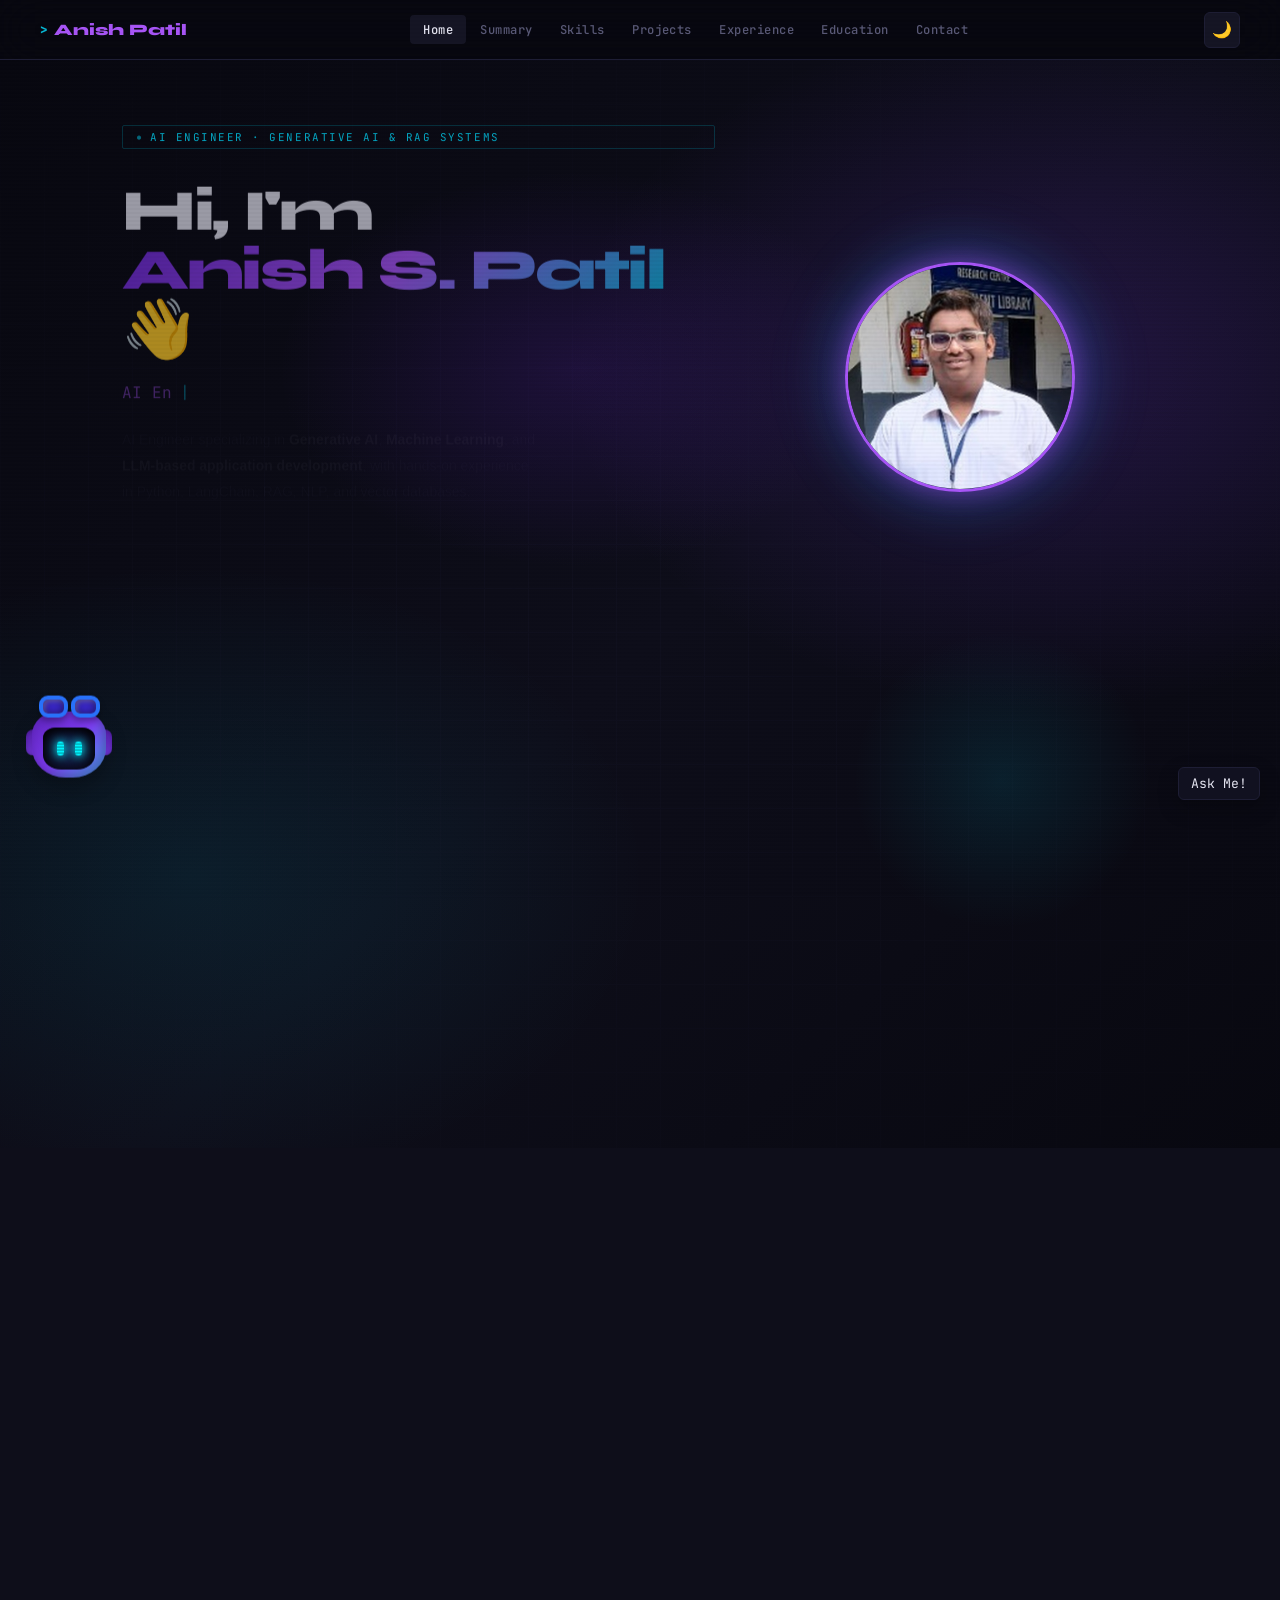
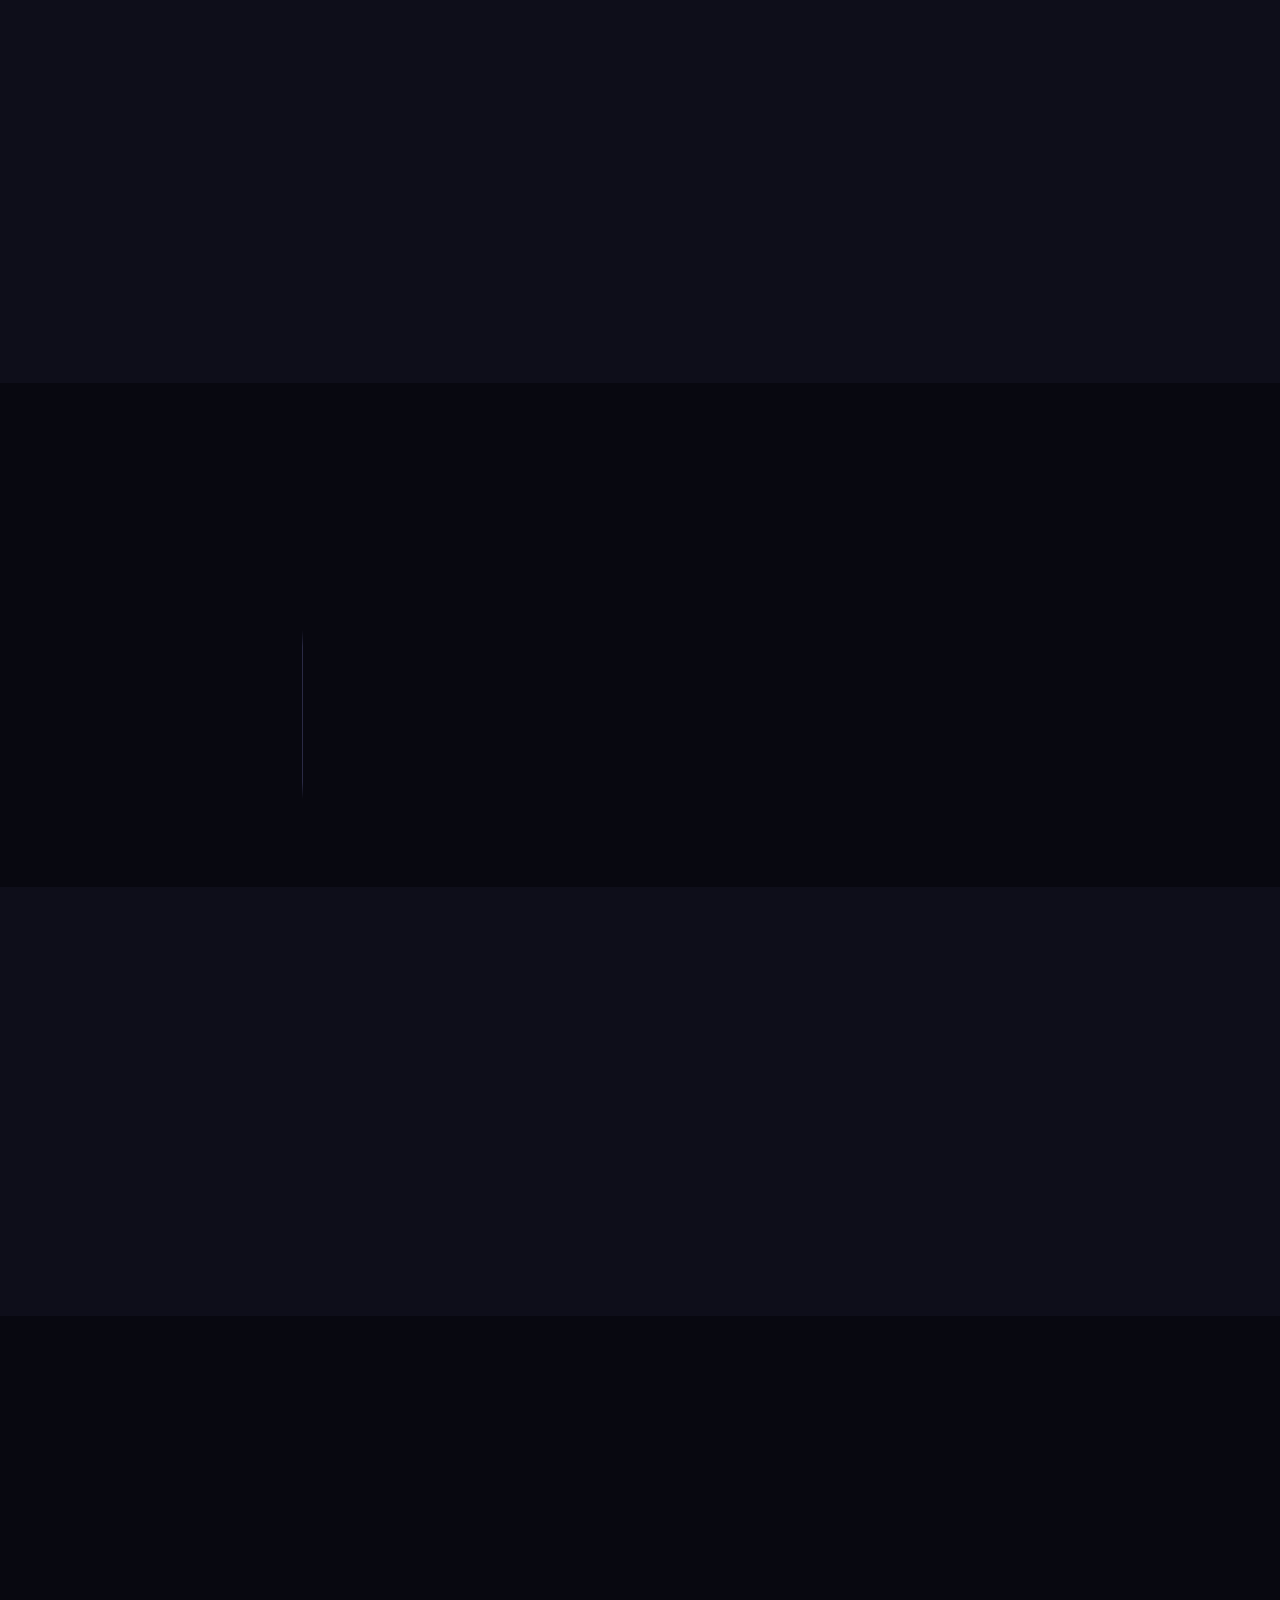
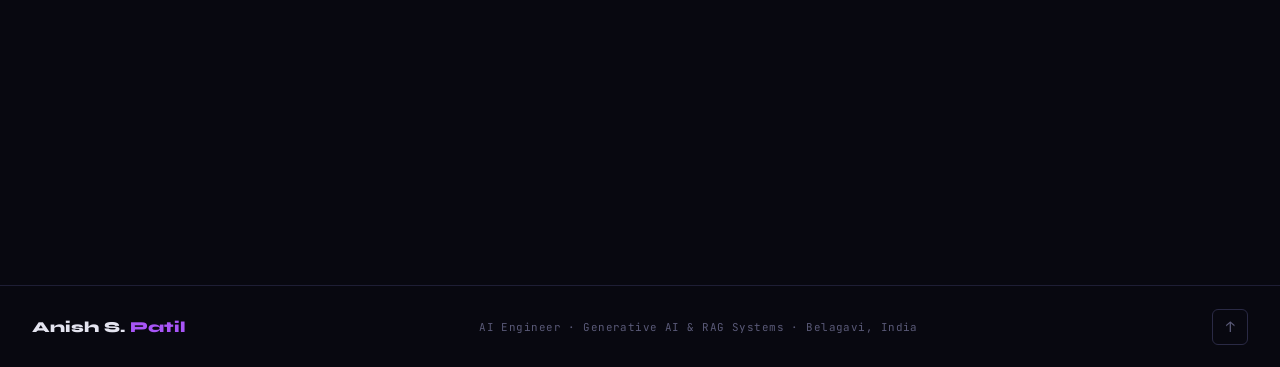
<file: index.html>
<!doctype html>
<html lang="en">
  <head>
    <meta charset="utf-8" />
    <meta http-equiv="refresh" content="0; url=./index%20(1).html" />
    <meta name="viewport" content="width=device-width, initial-scale=1" />
    <title>Redirecting…</title>
  </head>
  <body>
    <!-- Redeployment trigger: 2026-11-25 -->
    <p>If you are not redirected automatically, <a href="./index%20(1).html">click here</a> to continue to the site.</p>
  </body>
</html>
</file>
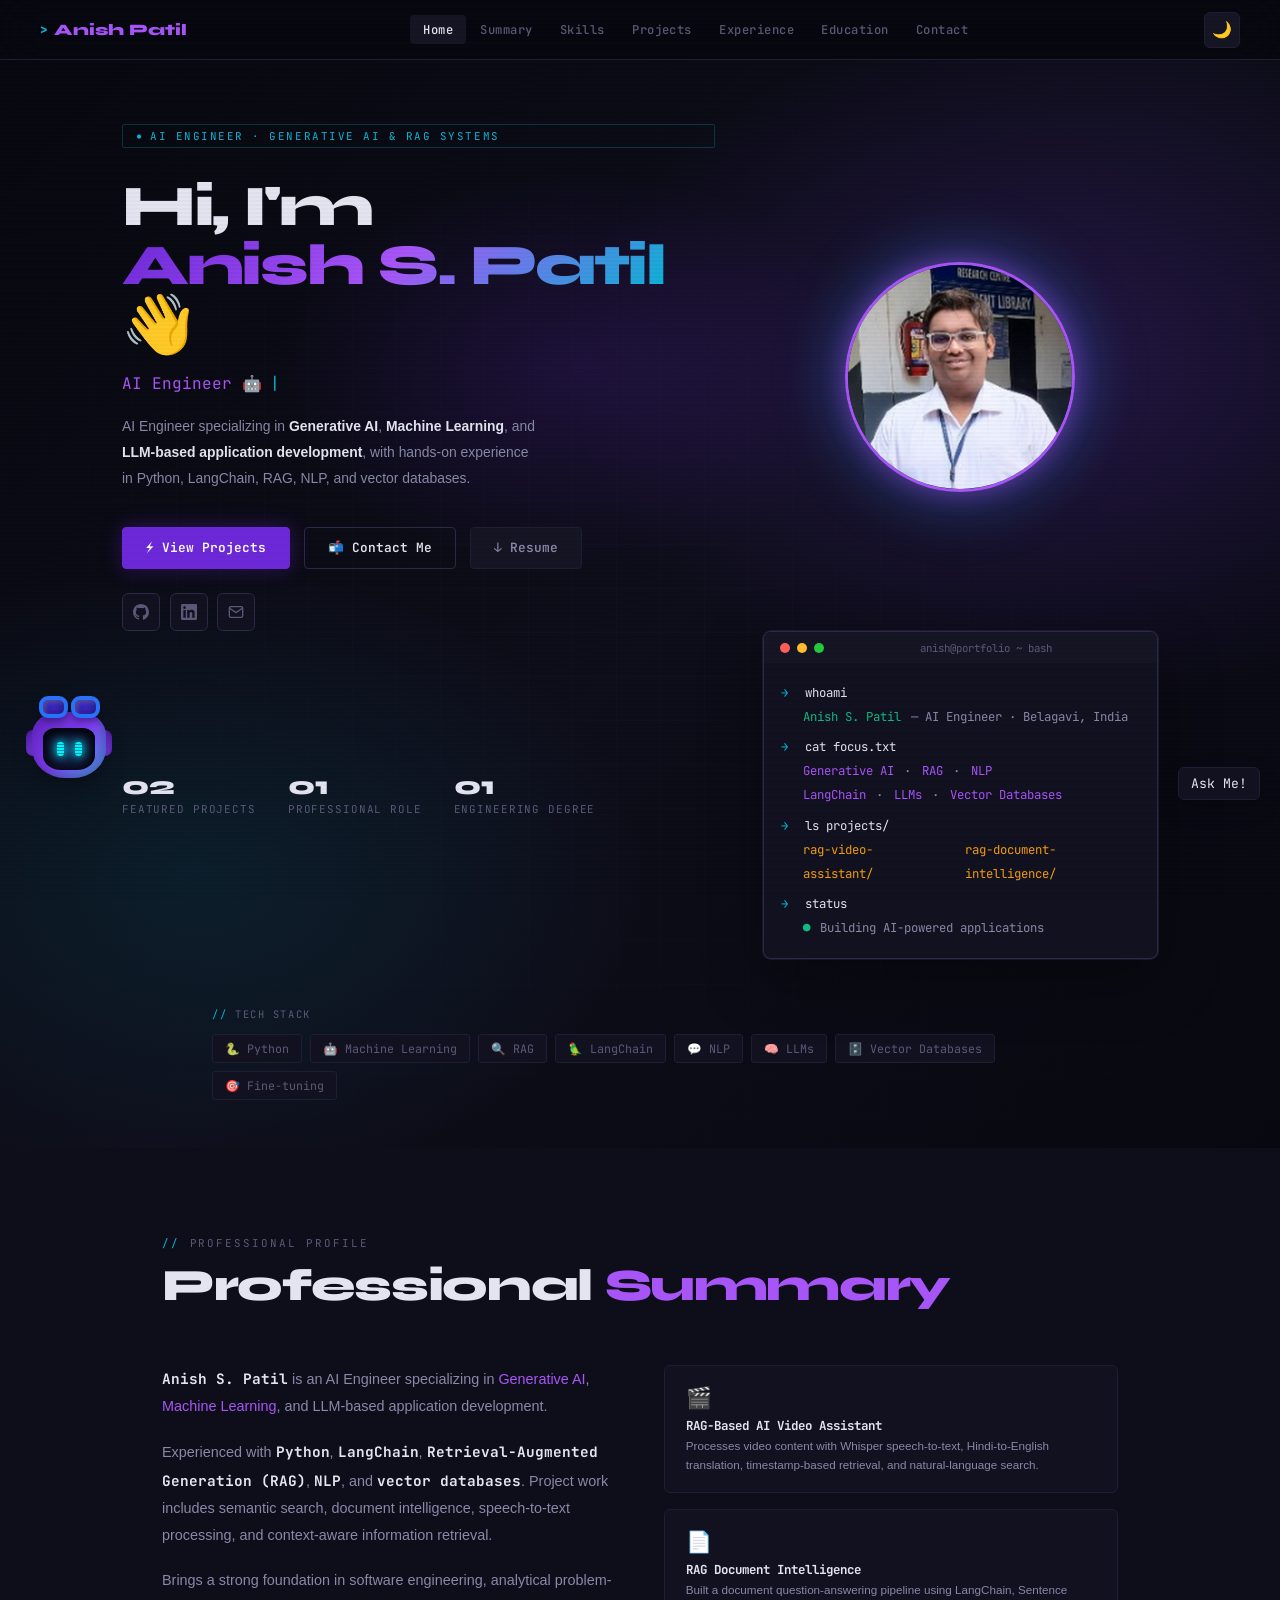
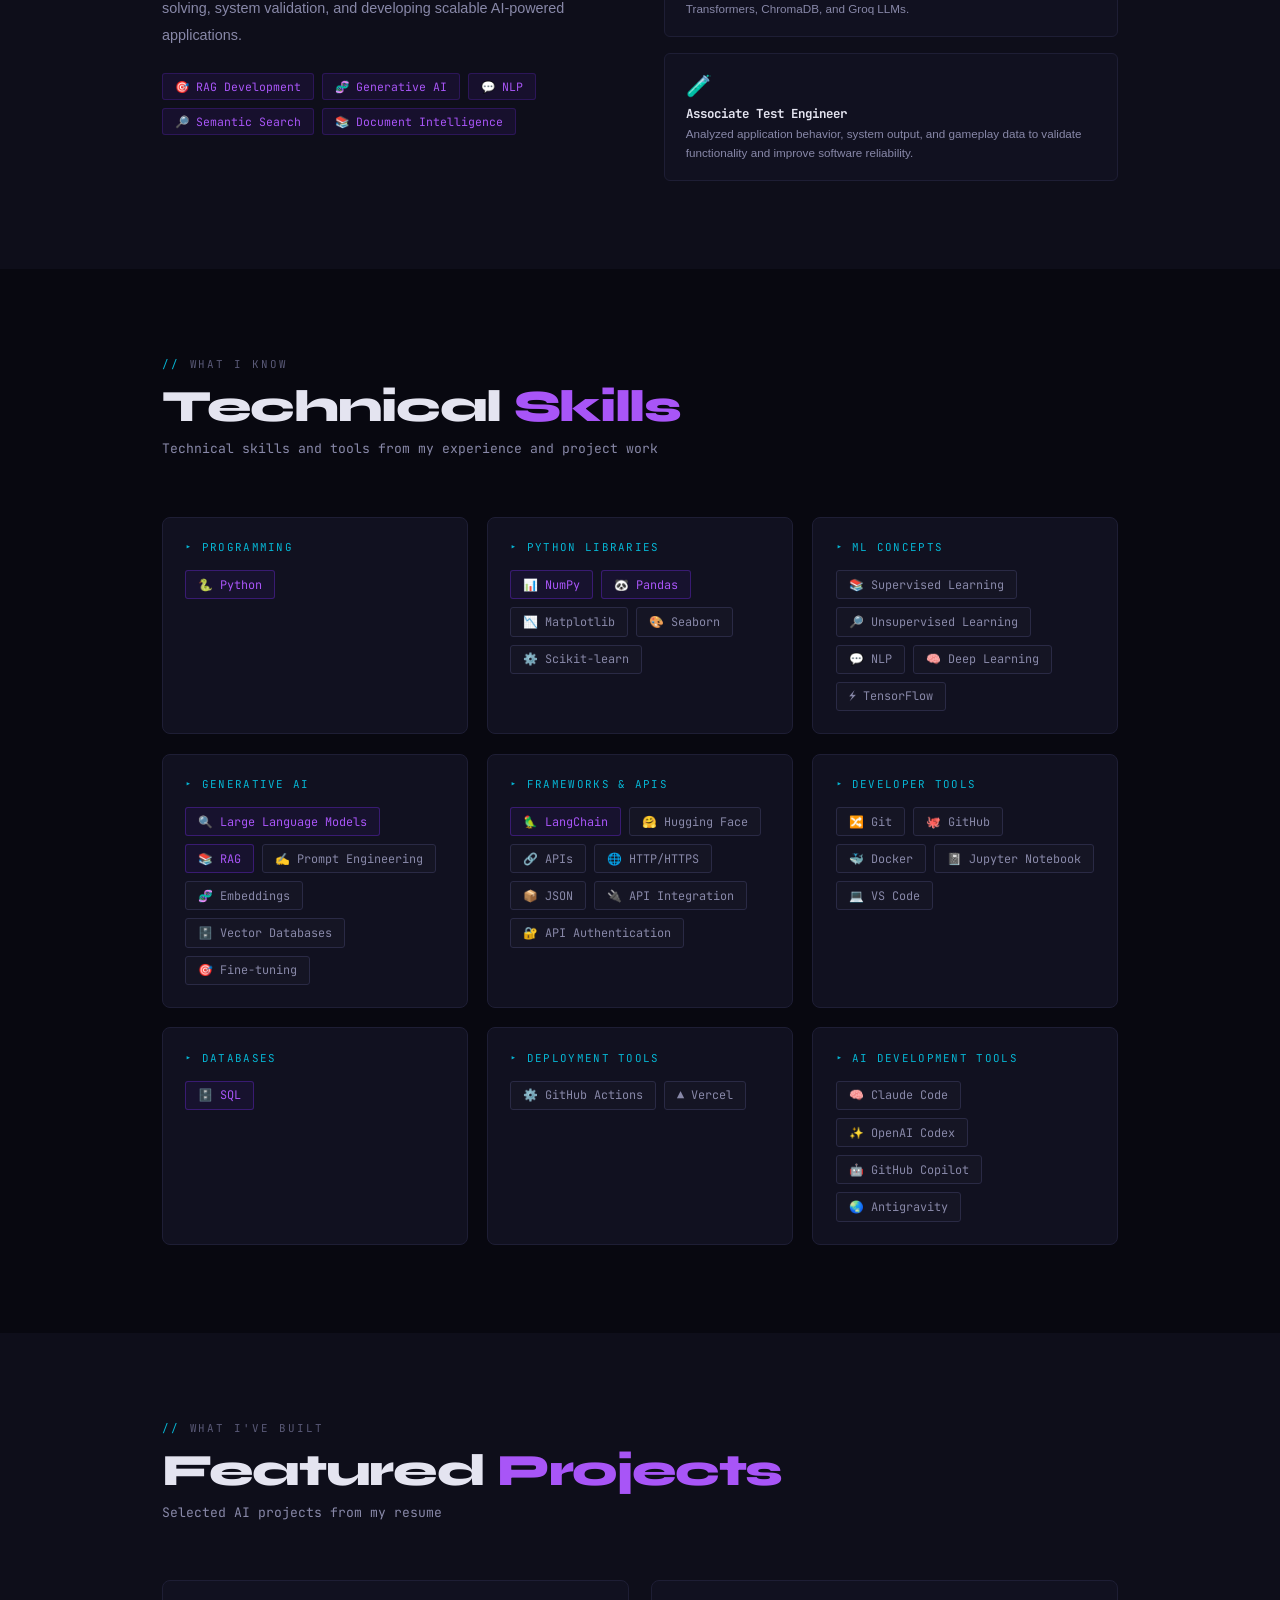
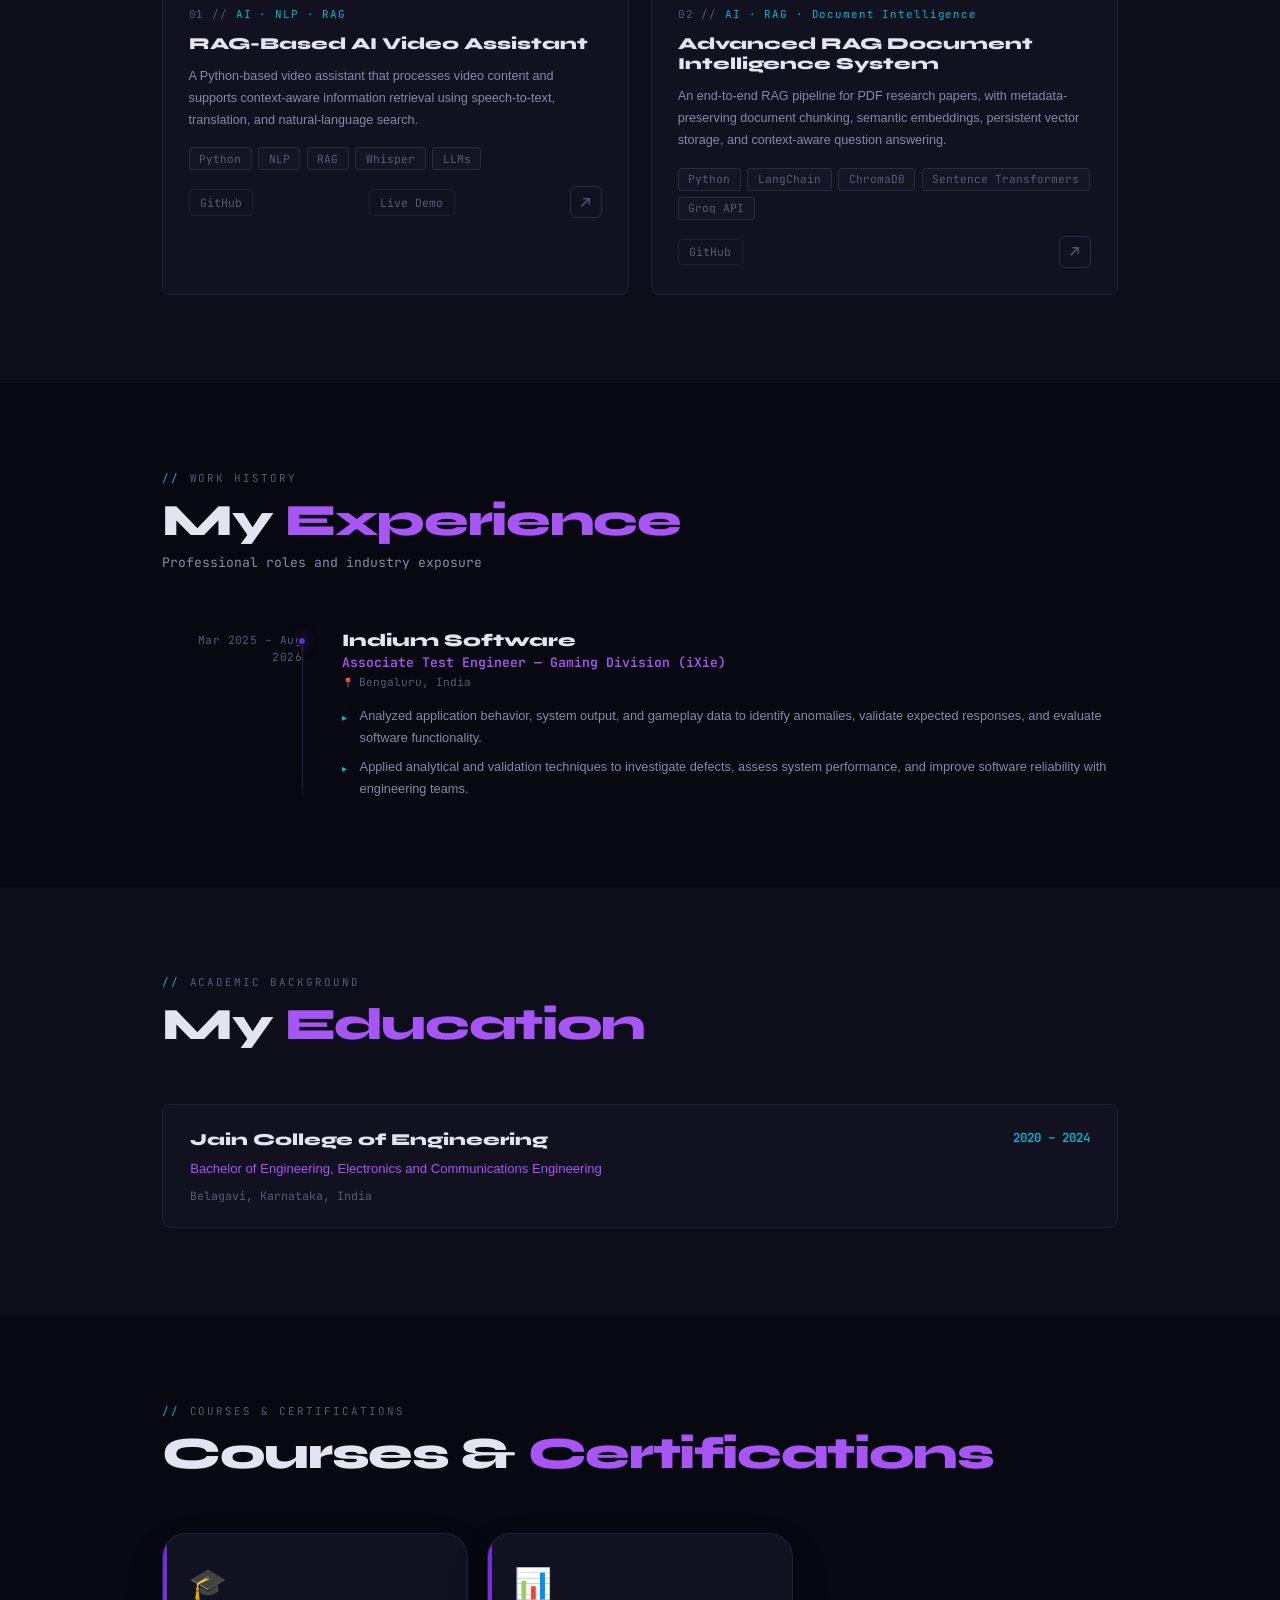
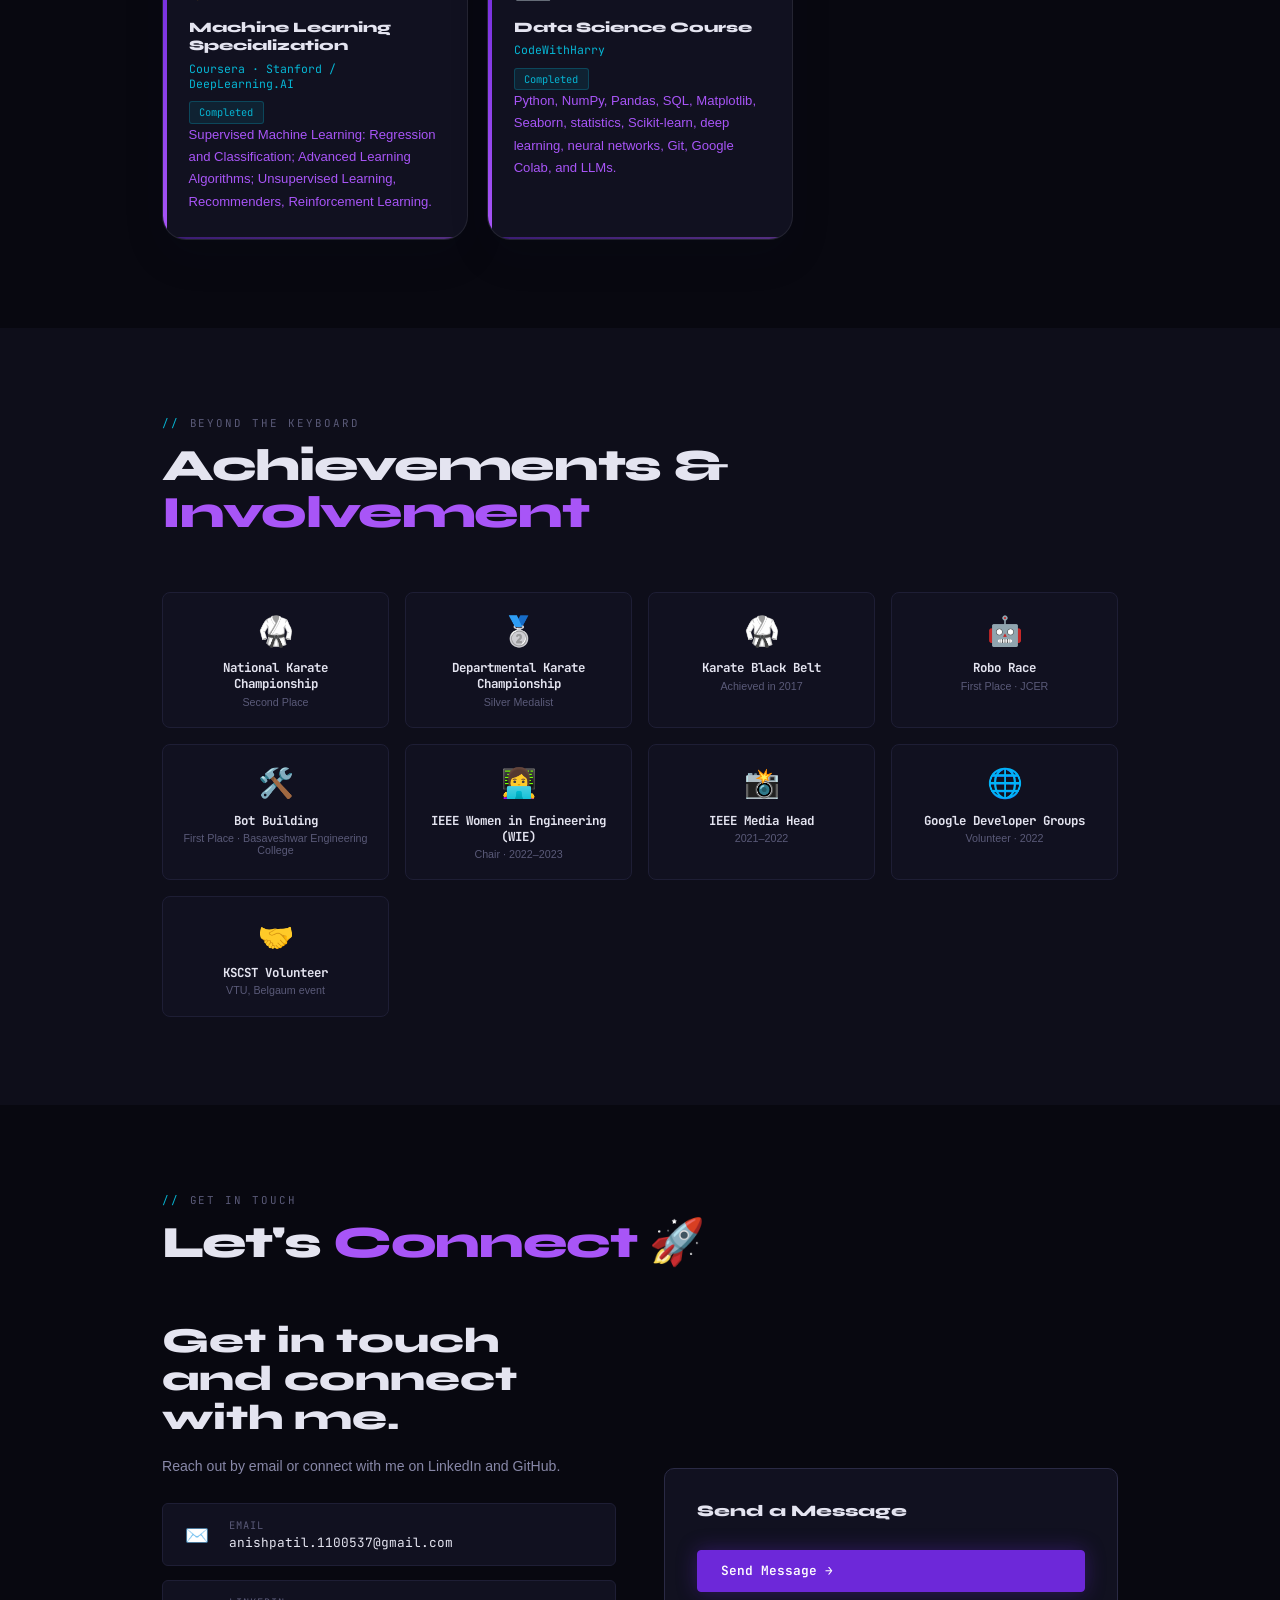
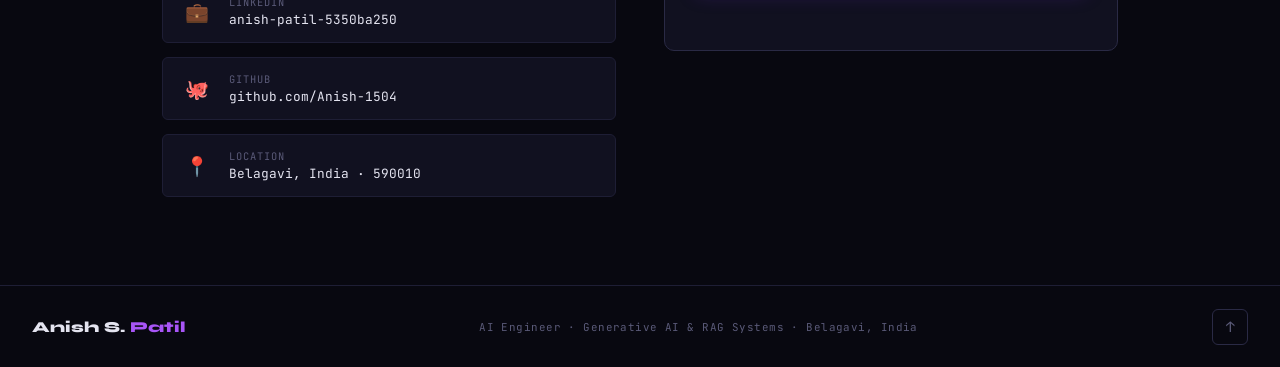
<file: index (1).html>
<!DOCTYPE html>
<html lang="en" data-theme="dark">
<head>
<script src="https://cdn.botpress.cloud/webchat/v5.0/inject.js"></script>
<script src="https://files.bpcontent.cloud/2026/08/02/02/20260802024008-DNZFX6EM.js" defer></script>
<meta charset="UTF-8"/>
<meta name="viewport" content="width=device-width, initial-scale=1.0, maximum-scale=1.0"/>
<title>Anish S. Patil — AI Engineer | Generative AI &amp; RAG Systems</title>
<meta name="description" content="Anish S. Patil — AI Engineer specializing in Generative AI, Machine Learning, and LLM-based applications. Skilled in Python, LangChain, RAG, NLP, and vector databases."/>
<meta name="keywords" content="AI Engineer, Generative AI, RAG, Machine Learning, Python, LangChain, NLP, Vector Databases"/>
<meta property="og:title" content="Anish S. Patil — AI Engineer"/>
<meta property="og:description" content="AI Engineer specializing in Generative AI, Machine Learning, and LLM-based applications."/>
<meta property="og:type" content="website"/>
<link rel="preconnect" href="https://fonts.googleapis.com"/>
<link rel="preconnect" href="https://fonts.gstatic.com" crossorigin/>
<link href="https://fonts.googleapis.com/css2?family=JetBrains+Mono:wght@300;400;500;600;700&family=Syne:wght@400;600;700;800;900&family=Cabinet+Grotesk:wght@400;500;700;800;900&display=swap" rel="stylesheet"/>
<style>

/* Label for chatbot/message icon */
/* Label for chatbot/message icon */
#agent-label{
  position:fixed;
  right:20px;
  bottom: 100px;
  z-index:10000;
  background:var(--card);
  color:var(--text);
  padding:0.45rem 0.75rem;
  border-radius:6px;
  font-size:0.82rem;
  border:1px solid var(--border);
  box-shadow:0 8px 20px rgba(0,0,0,0.25);
  font-family:var(--font-mono);
  white-space:nowrap;
}

/* ===== TOKENS ===== */
:root {
  --bg:      #080810;
  --bg2:     #0e0e1a;
  --bg3:     #151524;
  --card:    #111120;
  --border:  #1e1e35;
  --border2: #2a2a45;
  --text:    #e4e4f0;
  --muted:   #5a5a78;
  --muted2:  #8888a8;
  --accent:  #6d28d9;
  --accent2: #a855f7;
  --accent3: #06b6d4;
  --green:   #10b981;
  --orange:  #f59e0b;
  --red:     #ef4444;
  --glow:    rgba(109,40,217,0.18);
  --glow2:   rgba(6,182,212,0.12);
  --hero-glow-purple: rgba(124,58,237,0.2);
  --hero-glow-cyan: rgba(6,182,212,0.1);
  --font-mono: 'JetBrains Mono', monospace;
  --font-display: 'Syne', sans-serif;
  --font-body: 'Cabinet Grotesk', sans-serif;
  --ease: cubic-bezier(0.4,0,0.2,1);
  --t: 0.25s;
}
[data-theme="light"] {
  --bg: #f4f4fa;
  --bg2: #eaeaf5;
  --bg3: #e0e0ef;
  --card: #ffffff;
  --border: #d0d0e8;
  --border2: #c0c0dc;
  --text: #0a0a1a;
  --muted: #55556e;
  --muted2: #7a7a96;
  --glow: rgba(109,40,217,0.06);
  --glow2: rgba(6,182,212,0.06);
  --hero-glow-purple: rgba(124,58,237,0.08);
  --hero-glow-cyan: rgba(6,182,212,0.06);
}

/* ===== RESET ===== */
*,*::before,*::after{box-sizing:border-box;margin:0;padding:0;}
html{scroll-behavior:smooth;}
body{
  font-family:var(--font-mono);
  background:var(--bg);
  color:var(--text);
  overflow-x:hidden;
  transition:background var(--t) var(--ease), color var(--t) var(--ease);
  min-height:100vh;
}
a{color:inherit;text-decoration:none;}
ul{list-style:none;}
button{cursor:pointer;border:none;background:none;font-family:var(--font-mono);}
img{max-width:100%;display:block;}

/* ===== SCANLINES ===== */
body::before{
  content:'';position:fixed;inset:0;
  background:repeating-linear-gradient(0deg,transparent,transparent 2px,rgba(0,0,0,0.02) 2px,rgba(0,0,0,0.02) 4px);
  pointer-events:none;z-index:9998;
}

/* ===== SCROLL PROGRESS ===== */
#scroll-bar{
  position:fixed;top:0;left:0;height:2px;width:0%;
  background:linear-gradient(90deg,var(--accent),var(--accent2),var(--accent3));
  z-index:9999;transition:width 0.05s linear;
}

/* ===== NAVBAR ===== */
#navbar{
  position:fixed;top:0;left:0;right:0;z-index:1000;
  display:flex;align-items:center;justify-content:space-between;
  padding:0 2.5rem;height:60px;
  background:rgba(8,8,16,0.88);
  backdrop-filter:blur(24px);
  border-bottom:1px solid var(--border);
  transition:all var(--t) var(--ease);
}
[data-theme="light"] #navbar{background:rgba(244,244,250,0.88);}
.nav-logo{
  font-family:var(--font-display);font-size:1rem;font-weight:900;
  color:var(--accent2);display:flex;align-items:center;gap:0.4rem;
}
.nav-logo::before{content:'>';color:var(--accent3);font-family:var(--font-mono);font-size:0.8rem;}
.nav-links{display:flex;align-items:center;gap:0.1rem;}
.nav-link{
  font-size:0.76rem;font-weight:500;letter-spacing:0.04em;
  padding:0.38rem 0.8rem;border-radius:4px;color:var(--muted);
  transition:all var(--t) var(--ease);
  -webkit-tap-highlight-color:transparent;
}
.nav-link:hover,.nav-link.active{color:var(--text);background:var(--bg3);}
.nav-right{display:flex;align-items:center;gap:0.65rem;}
.theme-btn{
  width:36px;height:36px;border-radius:6px;
  display:flex;align-items:center;justify-content:center;
  background:var(--bg3);border:1px solid var(--border);
  font-size:1rem;transition:all var(--t) var(--ease);
}
.theme-btn:hover{border-color:var(--accent);}
.hamburger{display:none;flex-direction:column;gap:5px;padding:8px;cursor:pointer;}
.hamburger span{display:block;width:22px;height:2px;background:var(--text);border-radius:2px;transition:all var(--t) var(--ease);}
#mobile-nav{
  display:none;position:fixed;top:60px;left:0;right:0;z-index:998;
  background:var(--bg2);border-bottom:1px solid var(--border);
  flex-direction:column;padding:0.75rem;gap:0.2rem;
}
#mobile-nav.open{display:flex;}
.mobile-link{
  display:block;padding:0.85rem 1rem;border-radius:4px;
  font-size:0.86rem;color:var(--muted);transition:all var(--t) var(--ease);
}
.mobile-link:hover,.mobile-link.active{color:var(--text);background:var(--bg3);}

/* ===== PAGE WRAPPER ===== */
.page-wrapper{padding-top:60px;}

/* ===== SECTION COMMON ===== */
.section{padding:5.5rem 0;}
.section-inner{max-width:1020px;margin:0 auto;padding:0 2rem;}
.section-label{
  font-size:0.68rem;letter-spacing:0.18em;text-transform:uppercase;
  color:var(--muted);margin-bottom:0.75rem;
  display:flex;align-items:center;gap:0.6rem;
}
.section-label::before{content:'//';color:var(--accent3);}
.section-title{
  font-family:var(--font-display);font-size:clamp(1.9rem,4vw,2.8rem);
  font-weight:900;letter-spacing:-0.03em;line-height:1.05;
}
.section-title .hi{color:var(--accent2);}
.section-sub{margin-top:0.5rem;color:var(--muted2);font-size:0.82rem;line-height:1.7;}
.section-header{margin-bottom:3.5rem;}

/* ===== BUTTONS ===== */
.btn{
  font-family:var(--font-mono);font-size:0.8rem;font-weight:600;
  padding:0.72rem 1.45rem;border-radius:4px;
  transition:all var(--t) var(--ease);
  display:inline-flex;align-items:center;gap:0.5rem;
  cursor:pointer;-webkit-tap-highlight-color:transparent;
}
.btn-primary{
  background:var(--accent);color:#fff;border:1px solid var(--accent);
  box-shadow:0 0 20px rgba(109,40,217,0.35);
}
.btn-primary:hover{background:var(--accent2);border-color:var(--accent2);box-shadow:0 0 30px rgba(168,85,247,0.45);transform:translateY(-2px);}
.btn-outline{background:transparent;color:var(--text);border:1px solid var(--border2);}
.btn-outline:hover{border-color:var(--accent2);color:var(--accent2);transform:translateY(-2px);}
.btn-ghost{background:var(--bg3);color:var(--muted2);border:1px solid var(--border);}
.btn-ghost:hover{border-color:var(--accent3);color:var(--accent3);}

/* ===== HERO ===== */
#hero{
  position:relative;overflow:hidden;min-height:calc(100vh - 60px);display:flex;flex-direction:column;justify-content:center;
  background:
    radial-gradient(ellipse 42rem 30rem at 82% 28%,var(--hero-glow-purple),transparent 72%),
    radial-gradient(ellipse 38rem 26rem at 15% 75%,var(--hero-glow-cyan),transparent 75%),
    linear-gradient(135deg,var(--bg),var(--bg2) 52%,var(--bg));
}
.hero-grid{
  position:absolute;inset:0;
  background-image:linear-gradient(var(--border) 1px,transparent 1px),linear-gradient(90deg,var(--border) 1px,transparent 1px);
  background-size:44px 44px;opacity:0.18;
  mask-image:radial-gradient(ellipse 85% 75% at 50% 50%,black 10%,transparent 100%);
  -webkit-mask-image:radial-gradient(ellipse 85% 75% at 50% 50%,black 10%,transparent 100%);
}
.hero-glow1{position:absolute;top:10%;left:45%;transform:translateX(-50%);width:600px;height:400px;background:radial-gradient(ellipse at center,var(--glow) 0%,transparent 70%);pointer-events:none;}
.hero-glow2{position:absolute;bottom:20%;right:10%;width:300px;height:300px;background:radial-gradient(ellipse at center,var(--glow2) 0%,transparent 70%);pointer-events:none;}
.hero-content{
  position:relative;z-index:1;
  display:grid;grid-template-columns:minmax(0,1.2fr) minmax(320px,0.8fr);column-gap:3rem;
  max-width:1100px;width:100%;margin:0 auto;
  padding:4rem 2rem 3rem;
}
.hero-badge{
  display:inline-flex;align-items:center;gap:0.5rem;
  font-size:0.68rem;letter-spacing:0.14em;text-transform:uppercase;
  color:var(--accent3);border:1px solid rgba(6,182,212,0.25);
  padding:0.26rem 0.85rem;border-radius:2px;margin-bottom:1.8rem;
  animation:fadeUp 0.5s ease both;
}
.hero-profile-wrap{
  grid-column:2;grid-row:1 / span 6;justify-self:center;align-self:center;
  position:relative;isolation:isolate;display:grid;place-items:center;width:230px;height:230px;
}
.hero-profile-wrap::before{
  content:'';position:absolute;inset:-48px;z-index:0;border-radius:50%;
  background:radial-gradient(circle,rgba(168,85,247,0.42) 0%,rgba(6,182,212,0.16) 46%,transparent 74%);
  filter:blur(18px);pointer-events:none;
}
.hero-profile{
  position:relative;z-index:1;
  width:100%;height:100%;object-fit:cover;border-radius:50%;
  border:3px solid var(--accent2);
  box-shadow:0 0 26px rgba(168,85,247,0.48),0 0 60px rgba(109,40,217,0.28);
}
.hero-badge::before{content:'●';font-size:0.42rem;animation:pulse 2s infinite;}
h1.hero-name{
  font-family:var(--font-display);
  font-size:clamp(2.2rem,5vw,3.6rem);
  font-weight:900;line-height:1.03;letter-spacing:-0.04em;
  animation:fadeUp 0.6s 0.1s ease both;opacity:0;animation-fill-mode:forwards;
}
h1.hero-name .highlight{
  background:linear-gradient(135deg,var(--accent),var(--accent2) 50%,var(--accent3));
  -webkit-background-clip:text;-webkit-text-fill-color:transparent;background-clip:text;
}
.hero-role{
  margin-top:1rem;font-size:1rem;color:var(--accent2);
  display:flex;align-items:center;gap:0.5rem;
  animation:fadeUp 0.6s 0.2s ease both;opacity:0;animation-fill-mode:forwards;min-height:1.6rem;
}
.cursor-blink{animation:blink 1s step-end infinite;color:var(--accent3);}
.hero-desc{
  margin-top:1.1rem;font-size:0.87rem;line-height:1.85;color:var(--muted2);
  max-width:54ch;font-family:var(--font-body);
  animation:fadeUp 0.6s 0.3s ease both;opacity:0;animation-fill-mode:forwards;
}
.hero-btns{
  margin-top:2.2rem;display:flex;gap:0.85rem;flex-wrap:wrap;
  animation:fadeUp 0.6s 0.4s ease both;opacity:0;animation-fill-mode:forwards;
}
.hero-socials{
  margin-top:1.5rem;display:flex;gap:0.6rem;
  animation:fadeUp 0.6s 0.5s ease both;opacity:0;animation-fill-mode:forwards;
}
.social-link{
  width:38px;height:38px;border-radius:6px;
  display:flex;align-items:center;justify-content:center;
  border:1px solid var(--border2);background:var(--card);color:var(--muted);
  font-size:0.95rem;transition:all var(--t) var(--ease);
}
.social-link:hover{border-color:var(--accent2);color:var(--accent2);transform:translateY(-3px);box-shadow:0 6px 18px rgba(168,85,247,0.2);}
.hero-stats{
  grid-column:1;grid-row:7;align-self:center;
  margin-top:0;display:flex;gap:2rem;flex-wrap:wrap;
  animation:fadeUp 0.6s 0.55s ease both;opacity:0;animation-fill-mode:forwards;
}
.stat{display:flex;flex-direction:column;}
.stat-num{font-family:var(--font-display);font-size:1.6rem;font-weight:900;color:var(--text);line-height:1;}
.stat-num span{color:var(--accent2);}
.stat-label{font-size:0.68rem;color:var(--muted);letter-spacing:0.08em;text-transform:uppercase;margin-top:0.2rem;}
.skills-preview-strip{
  max-width:920px;margin:0 auto;padding:0 2rem 3rem;
  animation:fadeUp 0.6s 0.6s ease both;opacity:0;animation-fill-mode:forwards;
}
.strip-label{font-size:0.65rem;letter-spacing:0.15em;text-transform:uppercase;color:var(--muted);margin-bottom:0.85rem;display:flex;align-items:center;gap:0.5rem;}
.strip-label::before{content:'//';color:var(--accent3);}
.skill-pills{display:flex;flex-wrap:wrap;gap:0.5rem;}
.skill-pill{
  font-size:0.73rem;padding:0.34rem 0.75rem;
  border:1px solid var(--border);border-radius:3px;
  color:var(--muted);background:var(--card);
  transition:all var(--t) var(--ease);
}
.skill-pill:hover{border-color:var(--accent2);color:var(--accent2);background:rgba(168,85,247,0.07);}

/* ===== TERMINAL ===== */
.hero-terminal{
  grid-column:2;grid-row:7;
  margin-top:0;width:100%;max-width:none;
  background:var(--card);border:1px solid var(--border2);border-radius:8px;overflow:hidden;
  box-shadow:0 20px 60px rgba(0,0,0,0.4),0 0 0 1px var(--border);
  animation:fadeUp 0.7s 0.48s ease both;opacity:0;animation-fill-mode:forwards;
}
.terminal-bar{background:var(--bg3);padding:0.55rem 1rem;display:flex;align-items:center;gap:0.45rem;}
.t-dot{width:10px;height:10px;border-radius:50%;}
.t-dot.r{background:#ff5f57;}.t-dot.y{background:#febc2e;}.t-dot.g{background:#28c840;}
.terminal-title{font-size:0.67rem;color:var(--muted);margin-left:auto;margin-right:auto;}
.terminal-body{padding:1.1rem;font-size:0.77rem;line-height:1.95;}
.t-line{display:flex;gap:0.65rem;}
.t-prompt{color:var(--accent3);}
.t-output{color:var(--muted2);padding-left:1.35rem;}
.t-green{color:var(--green);}.t-purple{color:var(--accent2);}.t-orange{color:var(--orange);}

/* ===== ABOUT ===== */
#about{background:var(--bg2);}
.about-grid{display:grid;grid-template-columns:1fr 1fr;gap:3rem;align-items:start;}
.about-text p{font-family:var(--font-body);font-size:0.9rem;line-height:1.9;color:var(--muted2);margin-bottom:1.1rem;}
.about-text p strong{color:var(--text);font-family:var(--font-mono);}
.about-text p .hi2{color:var(--accent2);}
.about-highlights{display:flex;flex-direction:column;gap:1rem;}
.highlight-card{
  background:var(--card);border:1px solid var(--border);border-radius:6px;
  padding:1.1rem 1.3rem;transition:all var(--t) var(--ease);
}
.highlight-card:hover{border-color:var(--accent2);transform:translateX(4px);}
.hc-icon{font-size:1.3rem;margin-bottom:0.4rem;}
.hc-title{font-size:0.78rem;font-weight:700;color:var(--text);margin-bottom:0.2rem;}
.hc-desc{font-size:0.73rem;color:var(--muted2);line-height:1.6;font-family:var(--font-body);}
.about-focus-tags{display:flex;flex-wrap:wrap;gap:0.5rem;margin-top:1.5rem;}
.focus-tag{
  font-size:0.72rem;padding:0.3rem 0.75rem;border-radius:3px;
  background:rgba(109,40,217,0.1);border:1px solid rgba(109,40,217,0.25);color:var(--accent2);
}

/* ===== SKILLS ===== */
#skills{background:var(--bg);}
.skills-bento{display:grid;grid-template-columns:repeat(3,1fr);gap:1.2rem;}
.skill-group{
  background:var(--card);border:1px solid var(--border);border-radius:8px;
  padding:1.4rem;transition:all var(--t) var(--ease);
}
.skill-group:hover{border-color:var(--border2);box-shadow:0 8px 30px rgba(0,0,0,0.2);}
.skill-group:first-child{grid-column:span 1;}
.sg-title{
  font-size:0.68rem;letter-spacing:0.12em;text-transform:uppercase;
  color:var(--accent3);margin-bottom:1rem;
  display:flex;align-items:center;gap:0.5rem;
}
.sg-title::before{content:'▸';}
.sg-chips{display:flex;flex-wrap:wrap;gap:0.5rem;}
.sg-chip{
  font-size:0.74rem;padding:0.35rem 0.75rem;
  border:1px solid var(--border2);border-radius:3px;
  color:var(--muted2);background:var(--bg3);
  transition:all var(--t) var(--ease);
}
.sg-chip:hover{border-color:var(--accent2);color:var(--accent2);background:rgba(168,85,247,0.07);}
.sg-chip.featured{border-color:rgba(109,40,217,0.4);color:var(--accent2);background:rgba(109,40,217,0.08);}

/* ===== PROJECTS ===== */
#projects{background:var(--bg2);}
.projects-grid{display:grid;grid-template-columns:repeat(2,1fr);gap:1.4rem;}
.project-card{
  background:var(--card);border:1px solid var(--border);border-radius:8px;
  padding:1.6rem;cursor:pointer;
  transition:all var(--t) var(--ease);position:relative;overflow:hidden;
  -webkit-tap-highlight-color:transparent;
}
.project-card::before{
  content:'';position:absolute;top:0;left:0;right:0;height:2px;
  background:linear-gradient(90deg,var(--accent),var(--accent2),var(--accent3));
  transform:scaleX(0);transform-origin:left;transition:transform var(--t) var(--ease);
}
.project-card:hover{border-color:var(--accent);box-shadow:0 18px 50px rgba(109,40,217,0.12);transform:translateY(-4px);}
.project-card:hover::before{transform:scaleX(1);}
.project-num{font-size:0.68rem;color:var(--muted);letter-spacing:0.08em;margin-bottom:0.8rem;}
.project-num .cat{color:var(--accent3);}
.project-title{font-family:var(--font-display);font-size:1.05rem;font-weight:800;margin-bottom:0.7rem;line-height:1.2;}
.project-desc{font-size:0.79rem;color:var(--muted2);line-height:1.75;margin-bottom:1rem;font-family:var(--font-body);}
.project-tags{display:flex;flex-wrap:wrap;gap:0.4rem;margin-bottom:1rem;}
.tag{font-size:0.7rem;padding:0.22rem 0.6rem;border-radius:3px;background:var(--bg3);border:1px solid var(--border2);color:var(--muted);}
.project-footer{display:flex;align-items:center;justify-content:space-between;}
.project-arrow{
  width:32px;height:32px;border-radius:6px;
  border:1px solid var(--border2);color:var(--muted);
  display:flex;align-items:center;justify-content:center;
  transition:all var(--t) var(--ease);font-size:1rem;
}
.project-card:hover .project-arrow{border-color:var(--accent2);color:var(--accent2);transform:rotate(45deg);}
.project-github{
  font-size:0.72rem;color:var(--muted);display:flex;align-items:center;gap:0.3rem;
  border:1px solid var(--border);padding:0.3rem 0.65rem;border-radius:4px;
  transition:all var(--t) var(--ease);
}
.project-github:hover{border-color:var(--text);color:var(--text);}

/* ===== MODAL ===== */
#modal-overlay{
  display:none;position:fixed;inset:0;z-index:5000;
  background:rgba(0,0,0,0.75);backdrop-filter:blur(10px);
  overflow-y:auto;padding:2rem 1rem;
}
#modal-overlay.open{display:flex;align-items:flex-start;justify-content:center;}
.modal{
  background:var(--bg2);border:1px solid var(--border2);border-radius:10px;
  width:100%;max-width:700px;
  animation:modalIn 0.28s ease;
}
@keyframes modalIn{from{opacity:0;transform:scale(0.95) translateY(16px);}to{opacity:1;transform:scale(1) translateY(0);}}
.modal-header{
  padding:1.4rem 1.6rem;border-bottom:1px solid var(--border);
  display:flex;align-items:flex-start;justify-content:space-between;gap:1rem;
  position:sticky;top:0;background:var(--bg2);z-index:1;border-radius:10px 10px 0 0;
}
.modal-header h2{font-family:var(--font-display);font-size:1.25rem;font-weight:900;}
.modal-close{
  width:32px;height:32px;border-radius:4px;
  display:flex;align-items:center;justify-content:center;
  color:var(--muted);background:var(--bg3);border:1px solid var(--border);
  font-size:1rem;flex-shrink:0;transition:all var(--t) var(--ease);
}
.modal-close:hover{color:var(--text);border-color:var(--accent);}
.modal-body{padding:1.6rem;}
.modal-section{margin-bottom:1.5rem;}
.modal-section h4{
  font-size:0.68rem;letter-spacing:0.12em;text-transform:uppercase;
  color:var(--accent3);margin-bottom:0.65rem;
  display:flex;align-items:center;gap:0.45rem;
}
.modal-section h4::before{content:'▸';}
.modal-section p,.modal-section li{font-size:0.82rem;color:var(--muted2);line-height:1.8;font-family:var(--font-body);}
.modal-section ul{display:flex;flex-direction:column;gap:0.3rem;}
.modal-section li::before{content:'→ ';color:var(--accent2);}
.modal-tags{display:flex;flex-wrap:wrap;gap:0.45rem;}
.modal-tag{font-size:0.72rem;padding:0.28rem 0.7rem;background:rgba(109,40,217,0.1);border:1px solid rgba(109,40,217,0.3);border-radius:3px;color:var(--accent2);}

/* ===== EXPERIENCE ===== */
#experience{background:var(--bg);}
.exp-timeline{position:relative;display:flex;flex-direction:column;gap:0;}
.exp-timeline::before{
  content:'';position:absolute;left:140px;top:0;bottom:0;width:1px;
  background:linear-gradient(180deg,transparent,var(--border2) 10%,var(--border2) 90%,transparent);
}
.exp-item{display:flex;gap:2.5rem;padding:0 0 2.5rem 0;position:relative;}
.exp-item:last-child{padding-bottom:0;}
.exp-date-col{width:140px;flex-shrink:0;text-align:right;padding-top:0.15rem;}
.exp-date-label{font-size:0.7rem;color:var(--muted);letter-spacing:0.04em;line-height:1.5;}
.exp-dot{
  position:absolute;left:140px;top:6px;transform:translate(-50%,-0%);
  width:10px;height:10px;border-radius:50%;
  background:var(--accent);border:2px solid var(--bg);
  box-shadow:0 0 12px rgba(109,40,217,0.5);
  z-index:1;
}
.exp-body{flex:1;}
.exp-company{font-family:var(--font-display);font-size:1.1rem;font-weight:800;margin-bottom:0.2rem;}
.exp-role{font-size:0.82rem;color:var(--accent2);font-weight:600;margin-bottom:0.25rem;}
.exp-location{font-size:0.7rem;color:var(--muted);margin-bottom:1rem;display:flex;align-items:center;gap:0.3rem;}
.exp-location::before{content:'📍';font-size:0.6rem;}
.exp-points{display:flex;flex-direction:column;gap:0.45rem;}
.exp-point{
  font-size:0.8rem;color:var(--muted2);line-height:1.7;
  padding-left:1.1rem;position:relative;font-family:var(--font-body);
}
.exp-point::before{content:'▸';position:absolute;left:0;color:var(--accent3);font-size:0.65rem;top:4px;}

/* ===== LEARNING ROADMAP ===== */
#education{background:var(--bg2);}
.education-card{
  display:flex;align-items:flex-start;justify-content:space-between;gap:1.5rem;
  background:var(--card);border:1px solid var(--border);border-radius:8px;
  padding:1.5rem 1.7rem;
}
.education-school{font-family:var(--font-display);font-size:1.05rem;font-weight:800;margin-bottom:0.5rem;}
.education-degree{font-size:0.82rem;color:var(--accent2);line-height:1.7;font-family:var(--font-body);}
.education-location{font-size:0.72rem;color:var(--muted);margin-top:0.45rem;}
.education-date{flex-shrink:0;color:var(--accent3);font-size:0.78rem;font-weight:600;}
.roadmap-grid{display:grid;grid-template-columns:repeat(3,1fr);gap:1.2rem;}
.roadmap-col{background:var(--card);border:1px solid var(--border);border-radius:8px;padding:1.4rem;}
.roadmap-col.done{border-color:rgba(16,185,129,0.3);}
.roadmap-col.active{border-color:rgba(109,40,217,0.4);box-shadow:0 0 20px rgba(109,40,217,0.08);}
.roadmap-col.upcoming{border-color:rgba(245,158,11,0.25);}
.rc-header{display:flex;align-items:center;gap:0.6rem;margin-bottom:1.2rem;}
.rc-badge{
  font-size:0.65rem;padding:0.22rem 0.65rem;border-radius:3px;letter-spacing:0.1em;text-transform:uppercase;
}
.rc-badge.done{background:rgba(16,185,129,0.12);border:1px solid rgba(16,185,129,0.3);color:var(--green);}
.rc-badge.active{background:rgba(109,40,217,0.12);border:1px solid rgba(109,40,217,0.3);color:var(--accent2);}
.rc-badge.upcoming{background:rgba(245,158,11,0.1);border:1px solid rgba(245,158,11,0.25);color:var(--orange);}
.rc-items{display:flex;flex-direction:column;gap:0.7rem;}
.rc-item{
  display:flex;align-items:center;gap:0.65rem;
  font-size:0.79rem;color:var(--muted2);font-family:var(--font-body);
}
.rc-item::before{content:'';display:inline-block;width:6px;height:6px;border-radius:50%;flex-shrink:0;}
.roadmap-col.done .rc-item::before{background:var(--green);}
.roadmap-col.active .rc-item::before{background:var(--accent2);box-shadow:0 0 6px rgba(168,85,247,0.5);}
.roadmap-col.upcoming .rc-item::before{background:var(--orange);}

/* ===== CERTIFICATIONS ===== */
#certifications{background:var(--bg);}
.cert-grid{display:grid;grid-template-columns:repeat(3,1fr);gap:1.2rem;}
.cert-card{
  background:var(--card);border:1px solid rgba(255,255,255,0.08);border-radius:24px;
  padding:1.8rem 1.6rem 1.6rem;transition:transform 0.3s var(--ease),box-shadow 0.3s var(--ease),border-color 0.3s var(--ease);
  position:relative;overflow:hidden;box-shadow:0 16px 40px rgba(9,14,32,0.12);
}
.cert-card::before{
  content:'';position:absolute;top:0;left:0;bottom:0;width:4px;
  background:linear-gradient(180deg,var(--accent),var(--accent2));
  border-top-right-radius:4px;border-bottom-right-radius:4px;
}
.cert-card::after{
  content:'';position:absolute;bottom:0;left:0;right:0;height:2px;
  background:linear-gradient(90deg,var(--accent),var(--accent2));
  opacity:0.45;
}
.cert-card:hover{border-color:rgba(168,85,247,0.45);transform:translateY(-6px);box-shadow:0 26px 70px rgba(109,40,217,0.18);}
.cert-icon{font-size:1.9rem;margin-bottom:1rem;color:var(--accent2);}
.cert-title{font-family:var(--font-display);font-size:0.9rem;font-weight:800;margin-bottom:0.3rem;line-height:1.3;}
.cert-issuer{font-size:0.72rem;color:var(--accent3);margin-bottom:0.6rem;}
.cert-badge{display:inline-block;font-size:0.65rem;padding:0.2rem 0.6rem;border-radius:3px;background:rgba(6,182,212,0.1);border:1px solid rgba(6,182,212,0.25);color:var(--accent3);}

/* ===== ACHIEVEMENTS ===== */
#achievements{background:var(--bg2);}
.ach-grid{display:grid;grid-template-columns:repeat(4,1fr);gap:1rem;}
.ach-card{
  background:var(--card);border:1px solid var(--border);border-radius:8px;
  padding:1.2rem;text-align:center;
  transition:all var(--t) var(--ease);
}
.ach-card:hover{border-color:var(--accent2);transform:translateY(-4px);box-shadow:0 10px 30px rgba(109,40,217,0.12);}
.ach-emoji{font-size:1.8rem;margin-bottom:0.65rem;}
.ach-title{font-size:0.78rem;font-weight:700;color:var(--text);margin-bottom:0.2rem;line-height:1.3;}
.ach-sub{font-size:0.67rem;color:var(--muted);font-family:var(--font-body);}

/* ===== CONTACT ===== */
#contact{background:var(--bg);}
.contact-layout{display:grid;grid-template-columns:1fr 1fr;gap:3rem;align-items:center;}
.contact-left h3{font-family:var(--font-display);font-size:clamp(1.6rem,3vw,2.2rem);font-weight:900;line-height:1.1;margin-bottom:1rem;}
.contact-left p{font-family:var(--font-body);font-size:0.88rem;color:var(--muted2);line-height:1.8;margin-bottom:1.5rem;}
.contact-items{display:flex;flex-direction:column;gap:0.85rem;}
.contact-item{
  display:flex;align-items:center;gap:1rem;
  padding:0.9rem 1.1rem;border-radius:6px;
  border:1px solid var(--border);background:var(--card);
  transition:all var(--t) var(--ease);text-decoration:none;color:var(--text);
}
.contact-item:hover{border-color:var(--accent2);transform:translateX(4px);box-shadow:0 5px 18px rgba(109,40,217,0.1);}
.contact-item-icon{font-size:1.2rem;width:32px;text-align:center;}
.contact-item-body{}
.contact-item-label{font-size:0.65rem;color:var(--muted);text-transform:uppercase;letter-spacing:0.1em;margin-bottom:0.1rem;}
.contact-item-val{font-size:0.8rem;color:var(--text);}
.contact-right{background:var(--card);border:1px solid var(--border2);border-radius:10px;padding:2rem;}
.contact-right h4{font-family:var(--font-display);font-size:1rem;font-weight:800;margin-bottom:1.4rem;}
.form-group{margin-bottom:1rem;}
.form-group label{display:block;font-size:0.7rem;color:var(--muted);letter-spacing:0.1em;text-transform:uppercase;margin-bottom:0.45rem;}
.form-group input,.form-group textarea{
  width:100%;padding:0.7rem 0.9rem;border-radius:5px;
  background:var(--bg3);border:1px solid var(--border2);color:var(--text);
  font-family:var(--font-mono);font-size:0.8rem;
  transition:border-color var(--t) var(--ease);resize:none;
  outline:none;
}
.form-group input:focus,.form-group textarea:focus{border-color:var(--accent2);}
.form-submit{width:100%;margin-top:0.5rem;}
#form-msg{font-size:0.75rem;color:var(--green);margin-top:0.65rem;min-height:1rem;}

/* ===== FOOTER ===== */
footer{
  border-top:1px solid var(--border);padding:1.4rem 2rem;
  display:flex;align-items:center;justify-content:space-between;flex-wrap:wrap;gap:0.75rem;
  max-width:100%;
}
.footer-name{font-family:var(--font-display);font-size:0.95rem;font-weight:900;}
.footer-name span{color:var(--accent2);}
.footer-note{font-size:0.68rem;color:var(--muted);letter-spacing:0.04em;}
.back-top{
  width:36px;height:36px;border-radius:6px;
  display:flex;align-items:center;justify-content:center;
  border:1px solid var(--border2);color:var(--muted);
  font-size:0.9rem;transition:all var(--t) var(--ease);
  cursor:pointer;
}
.back-top:hover{border-color:var(--accent2);color:var(--accent2);}

/* ===== SCROLL REVEAL ===== */
.reveal{opacity:0;transform:translateY(20px);transition:opacity 0.55s var(--ease),transform 0.55s var(--ease);}
.reveal.visible{opacity:1;transform:translateY(0);}
.reveal-delay-1{transition-delay:0.1s;}
.reveal-delay-2{transition-delay:0.2s;}
.reveal-delay-3{transition-delay:0.3s;}

/* ===== ROBOT WIDGET ===== */
#agent-wrapper{
  position:fixed;left:24px;bottom:110px;width:90px;height:90px;z-index:9999;perspective:800px;
  cursor:grab;touch-action:none;user-select:none;
}
#agent-wrapper.dragging{cursor:grabbing;}
.agent-head{position:relative;width:100%;height:100%;transform-style:preserve-3d;transition:transform 0.12s ease-out;animation:agentHover 4s ease-in-out infinite;}
@keyframes agentHover{0%,100%{transform:translateY(0);}50%{transform:translateY(-8px);}}
.helmet{position:absolute;top:12px;left:8px;width:74px;height:66px;background:linear-gradient(135deg,#5b21b6 0%,#7c3aed 50%,#4facfe 100%);border-radius:35% 35% 45% 45%;display:flex;justify-content:center;align-items:center;z-index:2;box-shadow:inset -4px -4px 10px rgba(0,0,0,0.25),0 10px 20px rgba(0,0,0,0.25);} 


.face-screen{width:52px;height:42px;background:radial-gradient(circle at 50%,#1a1b4b 0%,#06050f 100%);border-radius:25% 25% 35% 35%;box-shadow:inset 0 4px 8px rgba(0,0,0,0.8);display:flex;justify-content:center;align-items:center;gap:11px;margin-top:7px;transition:transform 0.1s ease-out;}
.eye{width:7px;height:14px;border-radius:3px;background:repeating-linear-gradient(to bottom,#00f2fe,#00f2fe 2px,#0098a0 2px,#0098a0 3px);box-shadow:0 0 8px #00f2fe,0 0 15px rgba(0,242,254,0.6);}
.goggles-container{position:absolute;top:-16px;display:flex;gap:3px;z-index:3;transition:transform 0.1s ease-out;}
.goggle{width:29px;height:22px;background:#3b28cc;border:4px solid #2871fa;border-radius:9px;box-shadow:inset 0 0 8px rgba(0,0,0,0.6),0 4px 6px rgba(0,0,0,0.3),inset 2px 2px 4px rgba(255,255,255,0.35);}
.ear{position:absolute;top:30px;width:14px;height:26px;background:linear-gradient(to bottom,#5b21b6,#7c3aed);border-radius:7px;z-index:1;box-shadow:inset 0 0 5px rgba(0,0,0,0.3);}
.left-ear{left:2px;border-top-right-radius:0;border-bottom-right-radius:0;}
.right-ear{right:2px;border-top-left-radius:0;border-bottom-left-radius:0;}

/* ===== ANIMATIONS ===== */
@keyframes fadeUp{from{opacity:0;transform:translateY(14px);}to{opacity:1;transform:translateY(0);}}
@keyframes pulse{0%,100%{opacity:1;}50%{opacity:0.3;}}
@keyframes blink{0%,100%{opacity:1;}50%{opacity:0;}}

/* ===== SCROLLBAR ===== */
::-webkit-scrollbar{width:5px;}
::-webkit-scrollbar-track{background:var(--bg);}
::-webkit-scrollbar-thumb{background:var(--border2);border-radius:3px;}
::-webkit-scrollbar-thumb:hover{background:var(--accent);}

/* ===== RESPONSIVE ===== */
@media(max-width:900px){
  .hero-content{grid-template-columns:minmax(0,1fr);column-gap:0;}
  .hero-profile-wrap{
    grid-column:1;grid-row:1;justify-self:end;align-self:start;
    width:140px;height:140px;margin:0 0 1.35rem;
  }
  .hero-stats,.hero-terminal{grid-column:1;grid-row:auto;}
  .hero-stats{margin-top:2.5rem;}
  .hero-terminal{margin-top:2.8rem;max-width:600px;}
  .about-grid{grid-template-columns:1fr;}
  .skills-bento{grid-template-columns:repeat(2,1fr);}
  .projects-grid{grid-template-columns:1fr;}
  .roadmap-grid{grid-template-columns:1fr;}
  .cert-grid{grid-template-columns:repeat(2,1fr);}
  .ach-grid{grid-template-columns:repeat(2,1fr);}
  .contact-layout{grid-template-columns:1fr;}
  .exp-timeline::before{left:0;}
  .exp-item{flex-direction:column;gap:0.5rem;padding-left:1.4rem;}
  .exp-date-col{width:auto;text-align:left;}
  .exp-dot{left:0;top:20px;}
}
@media(max-width:768px){
  #navbar{padding:0 1.1rem;}
  .nav-links{display:none;}
  .hamburger{display:flex;}
  .section{padding:3.5rem 0;}
  .section-inner{padding:0 1.2rem;}
  .hero-content{padding:3rem 1.2rem 2rem;}
  .hero-profile-wrap{margin:0 0 1.35rem auto;}
  .education-card{flex-direction:column;gap:0.7rem;}
  .skills-preview-strip{padding:0 1.2rem 2.5rem;}
  .ach-grid{grid-template-columns:repeat(2,1fr);}
  footer{flex-direction:column;padding:1.2rem;}
}
@media(max-width:480px){
  .hero-btns{flex-direction:column;}
  .btn{justify-content:center;}
  .cert-grid{grid-template-columns:1fr;}
  .ach-grid{grid-template-columns:repeat(2,1fr);}
}
</style>
</head>
<body>

<div id="agent-label">Ask Me!</div>
  
<!-- SCROLL PROGRESS -->
<div id="scroll-bar"></div>

<!-- NAVBAR -->
<nav id="navbar">
  <a class="nav-logo" href="#hero">Anish Patil</a>
  <div class="nav-links">
    <a class="nav-link active" href="#hero" onclick="setActive(this)">Home</a>
    <a class="nav-link" href="#about" onclick="setActive(this)">Summary</a>
    <a class="nav-link" href="#skills" onclick="setActive(this)">Skills</a>
    <a class="nav-link" href="#projects" onclick="setActive(this)">Projects</a>
    <a class="nav-link" href="#experience" onclick="setActive(this)">Experience</a>
    <a class="nav-link" href="#education" onclick="setActive(this)">Education</a>
    <a class="nav-link" href="#contact" onclick="setActive(this)">Contact</a>
  </div>
  <div class="nav-right">
    <button class="theme-btn" id="themeBtn" onclick="toggleTheme()" aria-label="Toggle theme">🌙</button>
    <div class="hamburger" onclick="toggleMobile()" aria-label="Menu">
      <span></span><span></span><span></span>
    </div>
  </div>
</nav>

<!-- MOBILE NAV -->
<div id="mobile-nav">
  <a class="mobile-link active" href="#hero" onclick="closeMobile()">Home</a>
  <a class="mobile-link" href="#about" onclick="closeMobile()">Summary</a>
  <a class="mobile-link" href="#skills" onclick="closeMobile()">Skills</a>
  <a class="mobile-link" href="#projects" onclick="closeMobile()">Projects</a>
  <a class="mobile-link" href="#experience" onclick="closeMobile()">Experience</a>
  <a class="mobile-link" href="#education" onclick="closeMobile()">Education</a>
  <a class="mobile-link" href="#contact" onclick="closeMobile()">Contact</a>
</div>

<div class="page-wrapper">

  <!-- ===== HERO ===== -->
  <div id="hero">
    <div class="hero-grid"></div>
    <div class="hero-glow1"></div>
    <div class="hero-glow2"></div>
    <div class="hero-content">
      <div class="hero-profile-wrap">
        <img class="hero-profile" src="./profile.jpg" alt="Profile photo of Anish S. Patil">
      </div>
      <div class="hero-badge">AI Engineer · Generative AI &amp; RAG Systems</div>
      <h1 class="hero-name">
        Hi, I'm<br>
        <span class="highlight">Anish S. Patil</span> 👋
      </h1>
      <div class="hero-role">
        <span id="type-text"></span><span class="cursor-blink">|</span>
      </div>
      <p class="hero-desc">
        AI Engineer specializing in <strong style="color:var(--text)">Generative AI</strong>, <strong style="color:var(--text)">Machine Learning</strong>, and <strong style="color:var(--text)">LLM-based application development</strong>, with hands-on experience in Python, LangChain, RAG, NLP, and vector databases.
      </p>
      <div class="hero-btns">
        <a class="btn btn-primary" href="#projects">⚡ View Projects</a>
        <a class="btn btn-outline" href="#contact">📬 Contact Me</a>
        <a class="btn btn-ghost" href="./Anish_Patil_AI_Engineer_Resume.pdf" download="Anish_Patil_AI_Engineer_Resume.pdf">↓ Resume</a>
      </div>
      <div class="hero-socials">
        <a class="social-link" href="https://github.com/Anish-1504" target="_blank" rel="noopener" title="GitHub">
          <svg width="16" height="16" viewBox="0 0 24 24" fill="currentColor"><path d="M12 0C5.37 0 0 5.37 0 12c0 5.3 3.438 9.8 8.205 11.385.6.113.82-.258.82-.577 0-.285-.01-1.04-.015-2.04-3.338.724-4.042-1.61-4.042-1.61C4.422 18.07 3.633 17.7 3.633 17.7c-1.087-.744.084-.729.084-.729 1.205.084 1.838 1.236 1.838 1.236 1.07 1.835 2.809 1.305 3.495.998.108-.776.417-1.305.76-1.605-2.665-.3-5.466-1.332-5.466-5.93 0-1.31.465-2.38 1.235-3.22-.135-.303-.54-1.523.105-3.176 0 0 1.005-.322 3.3 1.23.96-.267 1.98-.399 3-.405 1.02.006 2.04.138 3 .405 2.28-1.552 3.285-1.23 3.285-1.23.645 1.653.24 2.873.12 3.176.765.84 1.23 1.91 1.23 3.22 0 4.61-2.805 5.625-5.475 5.92.42.36.81 1.096.81 2.22 0 1.606-.015 2.896-.015 3.286 0 .315.21.69.825.57C20.565 21.795 24 17.295 24 12c0-6.63-5.37-12-12-12"/></svg>
        </a>
        <a class="social-link" href="https://www.linkedin.com/in/anish-patil-5350ba250" target="_blank" rel="noopener" title="LinkedIn">
          <svg width="16" height="16" viewBox="0 0 24 24" fill="currentColor"><path d="M20.447 20.452h-3.554v-5.569c0-1.328-.027-3.037-1.852-3.037-1.853 0-2.136 1.445-2.136 2.939v5.667H9.351V9h3.414v1.561h.046c.477-.9 1.637-1.85 3.37-1.85 3.601 0 4.267 2.37 4.267 5.455v6.286zM5.337 7.433c-1.144 0-2.063-.926-2.063-2.065 0-1.138.92-2.063 2.063-2.063 1.14 0 2.064.925 2.064 2.063 0 1.139-.925 2.065-2.064 2.065zm1.782 13.019H3.555V9h3.564v11.452zM22.225 0H1.771C.792 0 0 .774 0 1.729v20.542C0 23.227.792 24 1.771 24h20.451C23.2 24 24 23.227 24 22.271V1.729C24 .774 23.2 0 22.222 0h.003z"/></svg>
        </a>
        <a class="social-link" href="https://mail.google.com/mail/?view=cm&fs=1&to=anishpatil.1100537@gmail.com" target="_blank" rel="noopener" title="Email">
          <svg width="16" height="16" viewBox="0 0 24 24" fill="none" stroke="currentColor" stroke-width="2"><path d="M4 4h16c1.1 0 2 .9 2 2v12c0 1.1-.9 2-2 2H4c-1.1 0-2-.9-2-2V6c0-1.1.9-2 2-2z"/><polyline points="22,6 12,13 2,6"/></svg>
        </a>
      </div>
      <div class="hero-stats">
        <div class="stat"><div class="stat-num">02</div><div class="stat-label">Featured Projects</div></div>
        <div class="stat"><div class="stat-num">01</div><div class="stat-label">Professional Role</div></div>
        <div class="stat"><div class="stat-num">01</div><div class="stat-label">Engineering Degree</div></div>
      </div>

      <!-- Terminal -->
      <div class="hero-terminal">
        <div class="terminal-bar">
          <div class="t-dot r"></div><div class="t-dot y"></div><div class="t-dot g"></div>
          <span class="terminal-title">anish@portfolio ~ bash</span>
        </div>
        <div class="terminal-body">
          <div class="t-line"><span class="t-prompt">→</span><span style="margin-left:.4rem;color:var(--text)">whoami</span></div>
          <div class="t-line t-output"><span class="t-green">Anish S. Patil</span> — AI Engineer · Belagavi, India</div>
          <div class="t-line" style="margin-top:.4rem"><span class="t-prompt">→</span><span style="margin-left:.4rem;color:var(--text)">cat focus.txt</span></div>
          <div class="t-line t-output"><span class="t-purple">Generative AI</span> · <span class="t-purple">RAG</span> · <span class="t-purple">NLP</span></div>
          <div class="t-line t-output"><span class="t-purple">LangChain</span> · <span class="t-purple">LLMs</span> · <span class="t-purple">Vector Databases</span></div>
          <div class="t-line" style="margin-top:.4rem"><span class="t-prompt">→</span><span style="margin-left:.4rem;color:var(--text)">ls projects/</span></div>
          <div class="t-line t-output"><span class="t-orange">rag-video-assistant/</span> &nbsp;<span class="t-orange">rag-document-intelligence/</span></div>
          <div class="t-line" style="margin-top:.4rem"><span class="t-prompt">→</span><span style="margin-left:.4rem;color:var(--text)">status</span></div>
          <div class="t-line t-output"><span class="t-green">●</span> Building AI-powered applications</div>
        </div>
      </div>
    </div>

    <div class="skills-preview-strip">
      <div class="strip-label">tech stack</div>
      <div class="skill-pills">
        <span class="skill-pill">🐍 Python</span>
        <span class="skill-pill">🤖 Machine Learning</span>
        <span class="skill-pill">🔍 RAG</span>
        <span class="skill-pill">🦜 LangChain</span>
        <span class="skill-pill">💬 NLP</span>
        <span class="skill-pill">🧠 LLMs</span>
        <span class="skill-pill">🗄️ Vector Databases</span>
        <span class="skill-pill">🎯 Fine-tuning</span>
      </div>
    </div>
  </div>

  <!-- ===== ABOUT ===== -->
  <section class="section" id="about">
    <div class="section-inner">
      <div class="section-header reveal">
        <p class="section-label">professional profile</p>
        <h2 class="section-title">Professional <span class="hi">Summary</span></h2>
      </div>
      <div class="about-grid">
        <div class="about-text reveal">
          <p><strong>Anish S. Patil</strong> is an AI Engineer specializing in <span class="hi2">Generative AI</span>, <span class="hi2">Machine Learning</span>, and LLM-based application development.</p>
          <p>Experienced with <strong>Python</strong>, <strong>LangChain</strong>, <strong>Retrieval-Augmented Generation (RAG)</strong>, <strong>NLP</strong>, and <strong>vector databases</strong>. Project work includes semantic search, document intelligence, speech-to-text processing, and context-aware information retrieval.</p>
          <p>Brings a strong foundation in software engineering, analytical problem-solving, system validation, and developing scalable AI-powered applications.</p>
          <div class="about-focus-tags">
            <span class="focus-tag">🎯 RAG Development</span>
            <span class="focus-tag">🧬 Generative AI</span>
            <span class="focus-tag">💬 NLP</span>
            <span class="focus-tag">🔎 Semantic Search</span>
            <span class="focus-tag">📚 Document Intelligence</span>
          </div>
        </div>
        <div class="about-highlights reveal reveal-delay-2">
          <div class="highlight-card">
            <div class="hc-icon">🎬</div>
            <div class="hc-title">RAG-Based AI Video Assistant</div>
            <div class="hc-desc">Processes video content with Whisper speech-to-text, Hindi-to-English translation, timestamp-based retrieval, and natural-language search.</div>
          </div>
          <div class="highlight-card">
            <div class="hc-icon">📄</div>
            <div class="hc-title">RAG Document Intelligence</div>
            <div class="hc-desc">Built a document question-answering pipeline using LangChain, Sentence Transformers, ChromaDB, and Groq LLMs.</div>
          </div>
          <div class="highlight-card">
            <div class="hc-icon">🧪</div>
            <div class="hc-title">Associate Test Engineer</div>
            <div class="hc-desc">Analyzed application behavior, system output, and gameplay data to validate functionality and improve software reliability.</div>
          </div>
        </div>
      </div>
    </div>
  </section>

  <!-- ===== SKILLS ===== -->
  <section class="section" id="skills">
    <div class="section-inner">
      <div class="section-header reveal">
        <p class="section-label">what i know</p>
        <h2 class="section-title">Technical <span class="hi">Skills</span></h2>
        <p class="section-sub">Technical skills and tools from my experience and project work</p>
      </div>
      <div class="skills-bento">
        <div class="skill-group reveal">
          <div class="sg-title">Programming</div>
          <div class="sg-chips">
            <span class="sg-chip featured">🐍 Python</span>
          </div>
        </div>
        <div class="skill-group reveal reveal-delay-1">
          <div class="sg-title">Python Libraries</div>
          <div class="sg-chips">
            <span class="sg-chip featured">📊 NumPy</span>
            <span class="sg-chip featured">🐼 Pandas</span>
            <span class="sg-chip">📉 Matplotlib</span>
            <span class="sg-chip">🎨 Seaborn</span>
            <span class="sg-chip">⚙️ Scikit-learn</span>
          </div>
        </div>
        <div class="skill-group reveal reveal-delay-2">
          <div class="sg-title">ML Concepts</div>
          <div class="sg-chips">
            <span class="sg-chip">📚 Supervised Learning</span>
            <span class="sg-chip">🔎 Unsupervised Learning</span>
            <span class="sg-chip">💬 NLP</span>
            <span class="sg-chip">🧠 Deep Learning</span>
            <span class="sg-chip">⚡ TensorFlow</span>
          </div>
        </div>
        <div class="skill-group reveal">
          <div class="sg-title">Generative AI</div>
          <div class="sg-chips">
            <span class="sg-chip featured">🔍 Large Language Models</span>
            <span class="sg-chip featured">📚 RAG</span>
            <span class="sg-chip">✍️ Prompt Engineering</span>
            <span class="sg-chip">🧬 Embeddings</span>
            <span class="sg-chip">🗄️ Vector Databases</span>
            <span class="sg-chip">🎯 Fine-tuning</span>
          </div>
        </div>
        <div class="skill-group reveal reveal-delay-1">
          <div class="sg-title">Frameworks &amp; APIs</div>
          <div class="sg-chips">
            <span class="sg-chip featured">🦜 LangChain</span>
            <span class="sg-chip">🤗 Hugging Face</span>
            <span class="sg-chip">🔗 APIs</span>
            <span class="sg-chip">🌐 HTTP/HTTPS</span>
            <span class="sg-chip">📦 JSON</span>
            <span class="sg-chip">🔌 API Integration</span>
            <span class="sg-chip">🔐 API Authentication</span>
          </div>
        </div>
        <div class="skill-group reveal reveal-delay-2">
          <div class="sg-title">Developer Tools</div>
          <div class="sg-chips">
            <span class="sg-chip">🔀 Git</span>
            <span class="sg-chip">🐙 GitHub</span>
            <span class="sg-chip">🐳 Docker</span>
            <span class="sg-chip">📓 Jupyter Notebook</span>
            <span class="sg-chip">💻 VS Code</span>
          </div>
        </div>
        <div class="skill-group reveal">
          <div class="sg-title">Databases</div>
          <div class="sg-chips">
            <span class="sg-chip featured">🗄️ SQL</span>
          </div>
        </div>
        <div class="skill-group reveal">
          <div class="sg-title">Deployment Tools</div>
          <div class="sg-chips">
            <span class="sg-chip">⚙️ GitHub Actions</span>
            <span class="sg-chip">▲ Vercel</span>
          </div>
        </div>
        <div class="skill-group reveal reveal-delay-1">
          <div class="sg-title">AI Development Tools</div>
          <div class="sg-chips">
            <span class="sg-chip">🧠 Claude Code</span>
            <span class="sg-chip">✨ OpenAI Codex</span>
            <span class="sg-chip">🤖 GitHub Copilot</span>
            <span class="sg-chip">🌏 Antigravity</span>
          </div>
        </div>
      </div>
    </div>
  </section>

  <!-- ===== PROJECTS ===== -->
  <section class="section" id="projects">
    <div class="section-inner">
      <div class="section-header reveal">
        <p class="section-label">what i've built</p>
        <h2 class="section-title">Featured <span class="hi">Projects</span></h2>
        <p class="section-sub">Selected AI projects from my resume</p>
      </div>
      <div class="projects-grid">
        <div class="project-card reveal" onclick="openModal('rag')">
          <div class="project-num">01 // <span class="cat">AI &middot; NLP &middot; RAG</span></div>
          <div class="project-title">RAG-Based AI Video Assistant</div>
          <div class="project-desc">A Python-based video assistant that processes video content and supports context-aware information retrieval using speech-to-text, translation, and natural-language search.</div>
          <div class="project-tags">
            <span class="tag">Python</span><span class="tag">NLP</span><span class="tag">RAG</span><span class="tag">Whisper</span><span class="tag">LLMs</span>
          </div>
          <div class="project-footer">
            <a class="project-github" href="https://github.com/Anish-1504/RAG-based-AI-video-Assistant" target="_blank" rel="noopener" onclick="event.stopPropagation()">GitHub</a>
            <a class="project-github" href="https://askmyvideos.vercel.app/" target="_blank" rel="noopener" onclick="event.stopPropagation()">Live Demo</a>
            <div class="project-arrow">&nearr;</div>
          </div>
        </div>
        <div class="project-card reveal reveal-delay-1" onclick="openModal('document')">
          <div class="project-num">02 // <span class="cat">AI &middot; RAG &middot; Document Intelligence</span></div>
          <div class="project-title">Advanced RAG Document Intelligence System</div>
          <div class="project-desc">An end-to-end RAG pipeline for PDF research papers, with metadata-preserving document chunking, semantic embeddings, persistent vector storage, and context-aware question answering.</div>
          <div class="project-tags">
            <span class="tag">Python</span><span class="tag">LangChain</span><span class="tag">ChromaDB</span><span class="tag">Sentence Transformers</span><span class="tag">Groq API</span>
          </div>
          <div class="project-footer">
            <a class="project-github" href="https://github.com/Anish-1504/RAG-Pipeline-From-Scratch" target="_blank" rel="noopener" onclick="event.stopPropagation()">GitHub</a>
            <div class="project-arrow">&nearr;</div>
          </div>
        </div>
      </div>
    </div>
  </section>

  <!-- ===== EXPERIENCE ===== -->
  <section class="section" id="experience">
    <div class="section-inner">
      <div class="section-header reveal">
        <p class="section-label">work history</p>
        <h2 class="section-title">My <span class="hi">Experience</span></h2>
        <p class="section-sub">Professional roles and industry exposure</p>
      </div>
      <div class="exp-timeline">

        <div class="exp-item reveal">
          <div class="exp-date-col">
            <div class="exp-date-label">Mar 2025 – Aug 2026</div>
          </div>
          <div class="exp-dot"></div>
          <div class="exp-body">
            <div class="exp-company">Indium Software</div>
            <div class="exp-role">Associate Test Engineer — Gaming Division (iXie)</div>
            <div class="exp-location">Bengaluru, India</div>
            <div class="exp-points">
              <div class="exp-point">Analyzed application behavior, system output, and gameplay data to identify anomalies, validate expected responses, and evaluate software functionality.</div>
              <div class="exp-point">Applied analytical and validation techniques to investigate defects, assess system performance, and improve software reliability with engineering teams.</div>
            </div>
          </div>
        </div>


      </div>
    </div>
  </section>

  <!-- ===== EDUCATION ===== -->
  <section class="section" id="education">
    <div class="section-inner">
      <div class="section-header reveal">
        <p class="section-label">academic background</p>
        <h2 class="section-title">My <span class="hi">Education</span></h2>
      </div>
      <div class="education-card reveal">
        <div>
          <div class="education-school">Jain College of Engineering</div>
          <div class="education-degree">Bachelor of Engineering, Electronics and Communications Engineering</div>
          <div class="education-location">Belagavi, Karnataka, India</div>
        </div>
        <div class="education-date">2020 &ndash; 2024</div>
      </div>
    </div>
  </section>

  <!-- ===== CERTIFICATIONS ===== -->
  <section class="section" id="certifications">
    <div class="section-inner">
      <div class="section-header reveal">
        <p class="section-label">courses &amp; certifications</p>
        <h2 class="section-title">Courses &amp; <span class="hi">Certifications</span></h2>
      </div>
      <div class="cert-grid">
        <div class="cert-card reveal">
          <div class="cert-icon">🎓</div>
          <div class="cert-title">Machine Learning Specialization</div>
          <div class="cert-issuer">Coursera &middot; Stanford / DeepLearning.AI</div>
          <span class="cert-badge">Completed</span>
          <div class="education-degree">Supervised Machine Learning: Regression and Classification; Advanced Learning Algorithms; Unsupervised Learning, Recommenders, Reinforcement Learning.</div>
        </div>
        <div class="cert-card reveal reveal-delay-1">
          <div class="cert-icon">📊</div>
          <div class="cert-title">Data Science Course</div>
          <div class="cert-issuer">CodeWithHarry</div>
          <span class="cert-badge">Completed</span>
          <div class="education-degree">Python, NumPy, Pandas, SQL, Matplotlib, Seaborn, statistics, Scikit-learn, deep learning, neural networks, Git, Google Colab, and LLMs.</div>
        </div>
      </div>
    </div>
  </section>

  <!-- ===== ACHIEVEMENTS ===== -->
  <section class="section" id="achievements">
    <div class="section-inner">
      <div class="section-header reveal">
        <p class="section-label">beyond the keyboard</p>
        <h2 class="section-title">Achievements & <span class="hi">Involvement</span></h2>
      </div>
      <div class="ach-grid">
        <div class="ach-card reveal">
          <div class="ach-emoji">🥋</div>
          <div class="ach-title">National Karate Championship</div>
          <div class="ach-sub">Second Place</div>
        </div>
        <div class="ach-card reveal reveal-delay-1">
          <div class="ach-emoji">🥈</div>
          <div class="ach-title">Departmental Karate Championship</div>
          <div class="ach-sub">Silver Medalist</div>
        </div>
        <div class="ach-card reveal reveal-delay-2">
          <div class="ach-emoji">🥋</div>
          <div class="ach-title">Karate Black Belt</div>
          <div class="ach-sub">Achieved in 2017</div>
        </div>
        <div class="ach-card reveal">
          <div class="ach-emoji">🤖</div>
          <div class="ach-title">Robo Race</div>
          <div class="ach-sub">First Place &middot; JCER</div>
        </div>
        <div class="ach-card reveal reveal-delay-1">
          <div class="ach-emoji">🛠️</div>
          <div class="ach-title">Bot Building</div>
          <div class="ach-sub">First Place &middot; Basaveshwar Engineering College</div>
        </div>
        <div class="ach-card reveal reveal-delay-2">
          <div class="ach-emoji">👩‍💻</div>
          <div class="ach-title">IEEE Women in Engineering (WIE)</div>
          <div class="ach-sub">Chair &middot; 2022&ndash;2023</div>
        </div>
        <div class="ach-card reveal">
          <div class="ach-emoji">📸</div>
          <div class="ach-title">IEEE Media Head</div>
          <div class="ach-sub">2021&ndash;2022</div>
        </div>
        <div class="ach-card reveal reveal-delay-1">
          <div class="ach-emoji">🌐</div>
          <div class="ach-title">Google Developer Groups</div>
          <div class="ach-sub">Volunteer &middot; 2022</div>
        </div>
        <div class="ach-card reveal reveal-delay-2">
          <div class="ach-emoji">🤝</div>
          <div class="ach-title">KSCST Volunteer</div>
          <div class="ach-sub">VTU, Belgaum event</div>
        </div>
      </div>
    </div>
  </section>

  <!-- ===== CONTACT ===== -->
  <section class="section" id="contact">
    <div class="section-inner">
      <div class="section-header reveal">
        <p class="section-label">get in touch</p>
        <h2 class="section-title">Let's <span class="hi">Connect</span> 🚀</h2>
      </div>
      <div class="contact-layout">
        <div class="contact-left reveal">
          <h3>Get in touch<br>and connect with me.</h3>
          <p>Reach out by email or connect with me on LinkedIn and GitHub.</p>
          <div class="contact-items">
            <a class="contact-item" href="https://mail.google.com/mail/?view=cm&fs=1&to=anishpatil.1100537@gmail.com" target="_blank" rel="noopener">
              <div class="contact-item-icon">✉️</div>
              <div class="contact-item-body">
                <div class="contact-item-label">Email</div>
                <div class="contact-item-val">anishpatil.1100537@gmail.com</div>
              </div>
            </a>
            <a class="contact-item" href="https://www.linkedin.com/in/anish-patil-5350ba250" target="_blank" rel="noopener">
              <div class="contact-item-icon">💼</div>
              <div class="contact-item-body">
                <div class="contact-item-label">LinkedIn</div>
                <div class="contact-item-val">anish-patil-5350ba250</div>
              </div>
            </a>
            <a class="contact-item" href="https://github.com/Anish-1504" target="_blank" rel="noopener">
              <div class="contact-item-icon">🐙</div>
              <div class="contact-item-body">
                <div class="contact-item-label">GitHub</div>
                <div class="contact-item-val">github.com/Anish-1504</div>
              </div>
            </a>
            <div class="contact-item" style="cursor:default;">
              <div class="contact-item-icon">📍</div>
              <div class="contact-item-body">
                <div class="contact-item-label">Location</div>
                <div class="contact-item-val">Belagavi, India · 590010</div>
              </div>
            </div>
          </div>
        </div>
        <div class="contact-right reveal reveal-delay-2">
          <h4>Send a Message</h4>
          
          <button class="btn btn-primary form-submit" onclick="sendMsg()">Send Message →</button>
          <div id="form-msg"></div>
        </div>
      </div>
    </div>
  </section>

  <footer>
    <div class="footer-name">Anish S. <span>Patil</span></div>
    <div class="footer-note">AI Engineer · Generative AI &amp; RAG Systems · Belagavi, India</div>
    <button class="back-top" onclick="window.scrollTo({top:0,behavior:'smooth'})" aria-label="Back to top">↑</button>
  </footer>

</div><!-- end page-wrapper -->

<!-- PROJECT MODAL -->
<div id="modal-overlay" onclick="closeModalOutside(event)">
  <div class="modal" id="modal">
    <div class="modal-header">
      <h2 id="modal-title"></h2>
      <button class="modal-close" onclick="closeModal()">✕</button>
    </div>
    <div class="modal-body" id="modal-body"></div>
  </div>
</div>

<!-- ROBOT WIDGET -->
<div id="agent-wrapper" tabindex="0" aria-label="Interactive bot face. Drag or use arrow keys to move." title="Drag to reposition">
  <div class="agent-head" id="copilot-head">
    <div class="ear left-ear"></div>
    <div class="ear right-ear"></div>
    <div class="helmet">
      <div class="goggles-container" id="copilot-goggles"><div class="goggle"></div><div class="goggle"></div></div>
      <div class="face-screen" id="copilot-face"><div class="eye"></div><div class="eye"></div></div>
    </div>
  </div>
</div>

<script>
// ===== THEME =====
(function(){
  const saved = localStorage.getItem('theme')||'dark';
  document.documentElement.setAttribute('data-theme',saved);
  window.addEventListener('DOMContentLoaded',()=>{
    const btn=document.getElementById('themeBtn');
    if(btn) btn.textContent=saved==='dark'?'🌙':'☀️';
  });
})();
function toggleTheme(){
  const cur=document.documentElement.getAttribute('data-theme');
  const next=cur==='dark'?'light':'dark';
  document.documentElement.setAttribute('data-theme',next);
  localStorage.setItem('theme',next);
  const btn=document.getElementById('themeBtn');
  if(btn) btn.textContent=next==='dark'?'🌙':'☀️';
}

// ===== NAV =====
function setActive(el){
  document.querySelectorAll('.nav-link').forEach(a=>a.classList.remove('active'));
  el.classList.add('active');
}
function toggleMobile(){document.getElementById('mobile-nav').classList.toggle('open');}
function closeMobile(){document.getElementById('mobile-nav').classList.remove('open');}
document.addEventListener('click',e=>{
  const nav=document.getElementById('mobile-nav');
  const ham=document.querySelector('.hamburger');
  if(nav&&ham&&!nav.contains(e.target)&&!ham.contains(e.target)) nav.classList.remove('open');
});

// ===== SCROLL PROGRESS =====
window.addEventListener('scroll',()=>{
  const st=window.scrollY, sh=document.documentElement.scrollHeight-window.innerHeight;
  document.getElementById('scroll-bar').style.width=(st/sh*100)+'%';
});

// ===== SCROLL REVEAL =====
const revealEls=document.querySelectorAll('.reveal');
const obs=new IntersectionObserver(entries=>{
  entries.forEach(e=>{if(e.isIntersecting){e.target.classList.add('visible');obs.unobserve(e.target);}});
},{threshold:0.1});
revealEls.forEach(el=>obs.observe(el));

// ===== TYPEWRITER =====
const texts=['AI Engineer 🤖','Generative AI Developer 🧠','RAG Systems Developer 🔍'];
let ti=0,ci=0;
const el=document.getElementById('type-text');
function typeEff(){
  if(ci<texts[ti].length){el.textContent+=texts[ti].charAt(ci++);setTimeout(typeEff,90);}
  else setTimeout(eraseEff,1600);
}
function eraseEff(){
  if(ci>0){el.textContent=texts[ti].substring(0,--ci);setTimeout(eraseEff,45);}
  else{ti=(ti+1)%texts.length;setTimeout(typeEff,300);}
}
typeEff();

// ===== PROJECTS DATA =====
const projects={
  rag:{
    title:'RAG-Based AI Video Assistant',
    category:'AI / NLP / RAG',
    overview:'A Python-based video assistant that processes video content and supports context-aware information retrieval.',
    points:[
      'Integrated Whisper for speech-to-text transcription and FFmpeg for audio extraction and preprocessing',
      'Implemented Hindi-to-English translation and timestamp-based retrieval to identify relevant video segments',
      'Enabled natural-language search over video content using LLM-based processing'
    ],
    tech:['Python','NLP','RAG','Whisper','LLMs','FFmpeg']
  },
  document:{
    title:'Advanced RAG Document Intelligence System',
    category:'AI / RAG / Document Intelligence',
    overview:'An end-to-end RAG pipeline to ingest PDF research papers, split documents into chunks, and preserve metadata.',
    points:[
      'Implemented semantic embeddings using Sentence Transformers and persistent vector storage with ChromaDB',
      'Integrated Groq LLMs for context-aware question answering with similarity-based retrieval, source attribution, and streaming responses'
    ],
    tech:['Python','LangChain','ChromaDB','Sentence Transformers','Groq API']
  }
};

function openModal(id){
  const p=projects[id];if(!p)return;
  document.getElementById('modal-title').textContent=p.title;
  document.getElementById('modal-body').innerHTML=`
    <div class="modal-section"><h4>Category</h4><p>${p.category}</p></div>
    <div class="modal-section"><h4>Overview</h4><p>${p.overview}</p></div>
    <div class="modal-section"><h4>Key Highlights</h4><ul>${p.points.map(pt=>`<li>${pt}</li>`).join('')}</ul></div>
    <div class="modal-section"><h4>Technologies Used</h4><div class="modal-tags">${p.tech.map(t=>`<span class="modal-tag">${t}</span>`).join('')}</div></div>
  `;
  document.getElementById('modal-overlay').classList.add('open');
  document.body.style.overflow='hidden';
}
function closeModal(){document.getElementById('modal-overlay').classList.remove('open');document.body.style.overflow='';}
function closeModalOutside(e){if(e.target===document.getElementById('modal-overlay'))closeModal();}
document.addEventListener('keydown',e=>{if(e.key==='Escape')closeModal();});

// ===== CONTACT FORM =====
function makeZip(entries){
  const encoder=new TextEncoder();
  const crcTable=new Uint32Array(256);
  for(let i=0;i<256;i++){let c=i;for(let k=0;k<8;k++){c=(c&1)?0xedb88320^(c>>>1):(c>>>1);}crcTable[i]=c;}
  const crc32=data=>{let crc=-1;for(let i=0;i<data.length;i++){crc=(crc>>>8)^crcTable[(crc^data[i])&0xff];}return (crc^-1)>>>0;};
  const files=[];
  let offset=0;
  const encodedEntries=entries.map(entry=>{
    const name=encoder.encode(entry.name);
    const data=encoder.encode(entry.content);
    const crc=crc32(data);
    const localHeader=new Uint8Array(30+name.length);
    const view=new DataView(localHeader.buffer);
    view.setUint32(0,0x04034b50, true);
    view.setUint16(4,20, true);
    view.setUint16(6,0, true);
    view.setUint16(8,0, true);
    view.setUint16(10,0, true);
    view.setUint32(14,0, true);
    view.setUint32(18,crc, true);
    view.setUint32(22,data.length, true);
    view.setUint32(26,data.length, true);
    view.setUint16(30,name.length, true);
    localHeader.set(name, 30);
    const centralHeader=new Uint8Array(46+name.length);
    const centralView=new DataView(centralHeader.buffer);
    centralView.setUint32(0,0x02014b50, true);
    centralView.setUint16(4,20, true);
    centralView.setUint16(6,20, true);
    centralView.setUint16(8,0, true);
    centralView.setUint16(10,0, true);
    centralView.setUint16(12,0, true);
    centralView.setUint16(14,0, true);
    centralView.setUint32(16,0, true);
    centralView.setUint32(20,crc, true);
    centralView.setUint32(24,data.length, true);
    centralView.setUint32(28,data.length, true);
    centralView.setUint16(32,name.length, true);
    centralView.setUint16(34,0, true);
    centralView.setUint16(36,0, true);
    centralView.setUint16(38,0, true);
    centralView.setUint16(40,0, true);
    centralView.setUint32(42,0, true);
    centralHeader.set(name,46);
    files.push({localHeader,data,centralHeader,offset});
    offset+=localHeader.length+data.length;
  });
  const centralSize=files.reduce((sum,file)=>sum+file.centralHeader.length,0);
  const centralOffset=offset;
  const endRecord=new Uint8Array(22);
  const endView=new DataView(endRecord.buffer);
  endView.setUint32(0,0x06054b50, true);
  endView.setUint16(4,0, true);
  endView.setUint16(6,0, true);
  endView.setUint16(8,files.length, true);
  endView.setUint16(10,files.length, true);
  endView.setUint32(12,centralSize, true);
  endView.setUint32(16,centralOffset, true);
  endView.setUint16(20,0, true);
  const totalLength=offset+centralSize+endRecord.length;
  const zip=new Uint8Array(totalLength);
  let position=0;
  files.forEach(file=>{
    zip.set(file.localHeader, position); position+=file.localHeader.length;
    zip.set(file.data, position); position+=file.data.length;
  });
  files.forEach(file=>{zip.set(file.centralHeader, position); position+=file.centralHeader.length;});
  zip.set(endRecord, position);
  return zip;
}

function buildXlsx(rows){
  const now=new Date();
  const sheetData=rows.map((row,ridx)=>{
    const cells=row.map((cell,cidx)=>{
      const col=String.fromCharCode(65+cidx);
      return `<c r="${col}${ridx+1}" t="inlineStr"><is><t>${cell.replace(/&/g,'&amp;').replace(/</g,'&lt;').replace(/>/g,'&gt;')}</t></is></c>`;
    }).join('');
    return `<row r="${ridx+1}">${cells}</row>`;
  }).join('');
  const worksheet=`<?xml version="1.0" encoding="UTF-8" standalone="yes"?>`+
    `<worksheet xmlns="http://schemas.openxmlformats.org/spreadsheetml/2006/main">`+
    `<sheetData>${sheetData}</sheetData></worksheet>`;
  const workbook=`<?xml version="1.0" encoding="UTF-8" standalone="yes"?>`+
    `<workbook xmlns="http://schemas.openxmlformats.org/spreadsheetml/2006/main" `+
    `xmlns:r="http://schemas.openxmlformats.org/officeDocument/2006/relationships">`+
    `<sheets><sheet name="Enquiries" sheetId="1" r:id="rId1"/></sheets></workbook>`;
  const rels=`<?xml version="1.0" encoding="UTF-8" standalone="yes"?>`+
    `<Relationships xmlns="http://schemas.openxmlformats.org/package/2006/relationships">`+
    `<Relationship Id="rId1" Type="http://schemas.openxmlformats.org/officeDocument/2006/relationships/worksheet" Target="worksheets/sheet1.xml"/>`+
    `</Relationships>`;
  const rootRels=`<?xml version="1.0" encoding="UTF-8" standalone="yes"?>`+
    `<Relationships xmlns="http://schemas.openxmlformats.org/package/2006/relationships">`+
    `<Relationship Id="rId1" Type="http://schemas.openxmlformats.org/officeDocument/2006/relationships/officeDocument" Target="xl/workbook.xml"/>`+
    `</Relationships>`;
  const contentTypes=`<?xml version="1.0" encoding="UTF-8" standalone="yes"?>`+
    `<Types xmlns="http://schemas.openxmlformats.org/package/2006/content-types">`+
    `<Default Extension="rels" ContentType="application/vnd.openxmlformats-package.relationships+xml"/>`+
    `<Default Extension="xml" ContentType="application/xml"/>`+
    `<Override PartName="/xl/workbook.xml" ContentType="application/vnd.openxmlformats-officedocument.spreadsheetml.sheet.main+xml"/>`+
    `<Override PartName="/xl/worksheets/sheet1.xml" ContentType="application/vnd.openxmlformats-officedocument.spreadsheetml.worksheet+xml"/>`+
    `</Types>`;
  return makeZip([
    {name:'[Content_Types].xml',content:contentTypes},
    {name:'_rels/.rels',content:rootRels},
    {name:'xl/workbook.xml',content:workbook},
    {name:'xl/_rels/workbook.xml.rels',content:rels},
    {name:'xl/worksheets/sheet1.xml',content:worksheet}
  ]);
}

function downloadXlsx(rows, filename){
  const zipData=buildXlsx(rows);
  const blob=new Blob([zipData],{type:'application/vnd.openxmlformats-officedocument.spreadsheetml.sheet'});
  const url=URL.createObjectURL(blob);
  const a=document.createElement('a');
  a.href=url;a.download=filename;
  document.body.appendChild(a);
  a.click();
  document.body.removeChild(a);
  URL.revokeObjectURL(url);
}

function sendMsg(){
  window.open('https://docs.google.com/forms/d/e/1FAIpQLSdkridagp2DIrtCQ-lvLUKJqkZ-Yw1EYx005zxqasi_hRdCUA/viewform?usp=header','_blank');
}

// ===== ROBOT PARALLAX =====
document.addEventListener('DOMContentLoaded',()=>{
  const wrapper=document.getElementById('agent-wrapper');
  if(wrapper){
    const positionWidget=(left,top)=>{
      const maxLeft=Math.max(0,window.innerWidth-wrapper.offsetWidth);
      const maxTop=Math.max(0,window.innerHeight-wrapper.offsetHeight);
      wrapper.style.left=`${Math.min(Math.max(0,left),maxLeft)}px`;
      wrapper.style.top=`${Math.min(Math.max(0,top),maxTop)}px`;
      wrapper.style.right='auto';
      wrapper.style.bottom='auto';
    };
    const savePosition=()=>{
      localStorage.setItem('botFaceLeft',wrapper.style.left);
      localStorage.setItem('botFaceTop',wrapper.style.top);
    };
    const savedLeft=Number.parseFloat(localStorage.getItem('botFaceLeft'));
    const savedTop=Number.parseFloat(localStorage.getItem('botFaceTop'));
    if(Number.isFinite(savedLeft)&&Number.isFinite(savedTop)){
      positionWidget(savedLeft,savedTop);
    }

    let dragging=false,offsetX=0,offsetY=0;
    wrapper.addEventListener('pointerdown',event=>{
      if(!event.isPrimary||event.button!==0)return;
      const rect=wrapper.getBoundingClientRect();
      dragging=true;
      offsetX=event.clientX-rect.left;
      offsetY=event.clientY-rect.top;
      wrapper.classList.add('dragging');
      wrapper.setPointerCapture(event.pointerId);
      event.preventDefault();
    });
    wrapper.addEventListener('pointermove',event=>{
      if(dragging)positionWidget(event.clientX-offsetX,event.clientY-offsetY);
    });
    const stopDragging=()=>{
      if(!dragging)return;
      dragging=false;
      wrapper.classList.remove('dragging');
      savePosition();
    };
    wrapper.addEventListener('pointerup',stopDragging);
    wrapper.addEventListener('pointercancel',stopDragging);
    wrapper.addEventListener('keydown',event=>{
      const step=event.shiftKey?30:10;
      const movement={
        ArrowLeft:[-step,0],
        ArrowRight:[step,0],
        ArrowUp:[0,-step],
        ArrowDown:[0,step]
      }[event.key];
      if(!movement)return;
      const rect=wrapper.getBoundingClientRect();
      positionWidget(rect.left+movement[0],rect.top+movement[1]);
      savePosition();
      event.preventDefault();
    });
    window.addEventListener('resize',()=>{
      if(!wrapper.style.left||!wrapper.style.top)return;
      const rect=wrapper.getBoundingClientRect();
      positionWidget(rect.left,rect.top);
      savePosition();
    });
  }

  const head=document.getElementById('copilot-head');
  const face=document.getElementById('copilot-face');
  const goggles=document.getElementById('copilot-goggles');
  if(!head)return;
  document.addEventListener('mousemove',evt=>{
    const rect=head.getBoundingClientRect();
    const cx=rect.left+rect.width/2,cy=rect.top+rect.height/2;
    const dx=(evt.clientX-cx)/window.innerWidth,dy=(evt.clientY-cy)/window.innerHeight;
    head.style.transform=`rotateX(${-dy*55}deg) rotateY(${dx*55}deg)`;
    face.style.transform=`translate(${dx*14}px,${dy*14}px)`;
    goggles.style.transform=`translate(${dx*22}px,${dy*18}px)`;
  });
  document.addEventListener('mouseleave',()=>{
    head.style.transform='rotateX(0) rotateY(0)';
    face.style.transform='translate(0,0)';
    goggles.style.transform='translate(0,0)';
  });
});
</script>
</body>
</html>
</file>
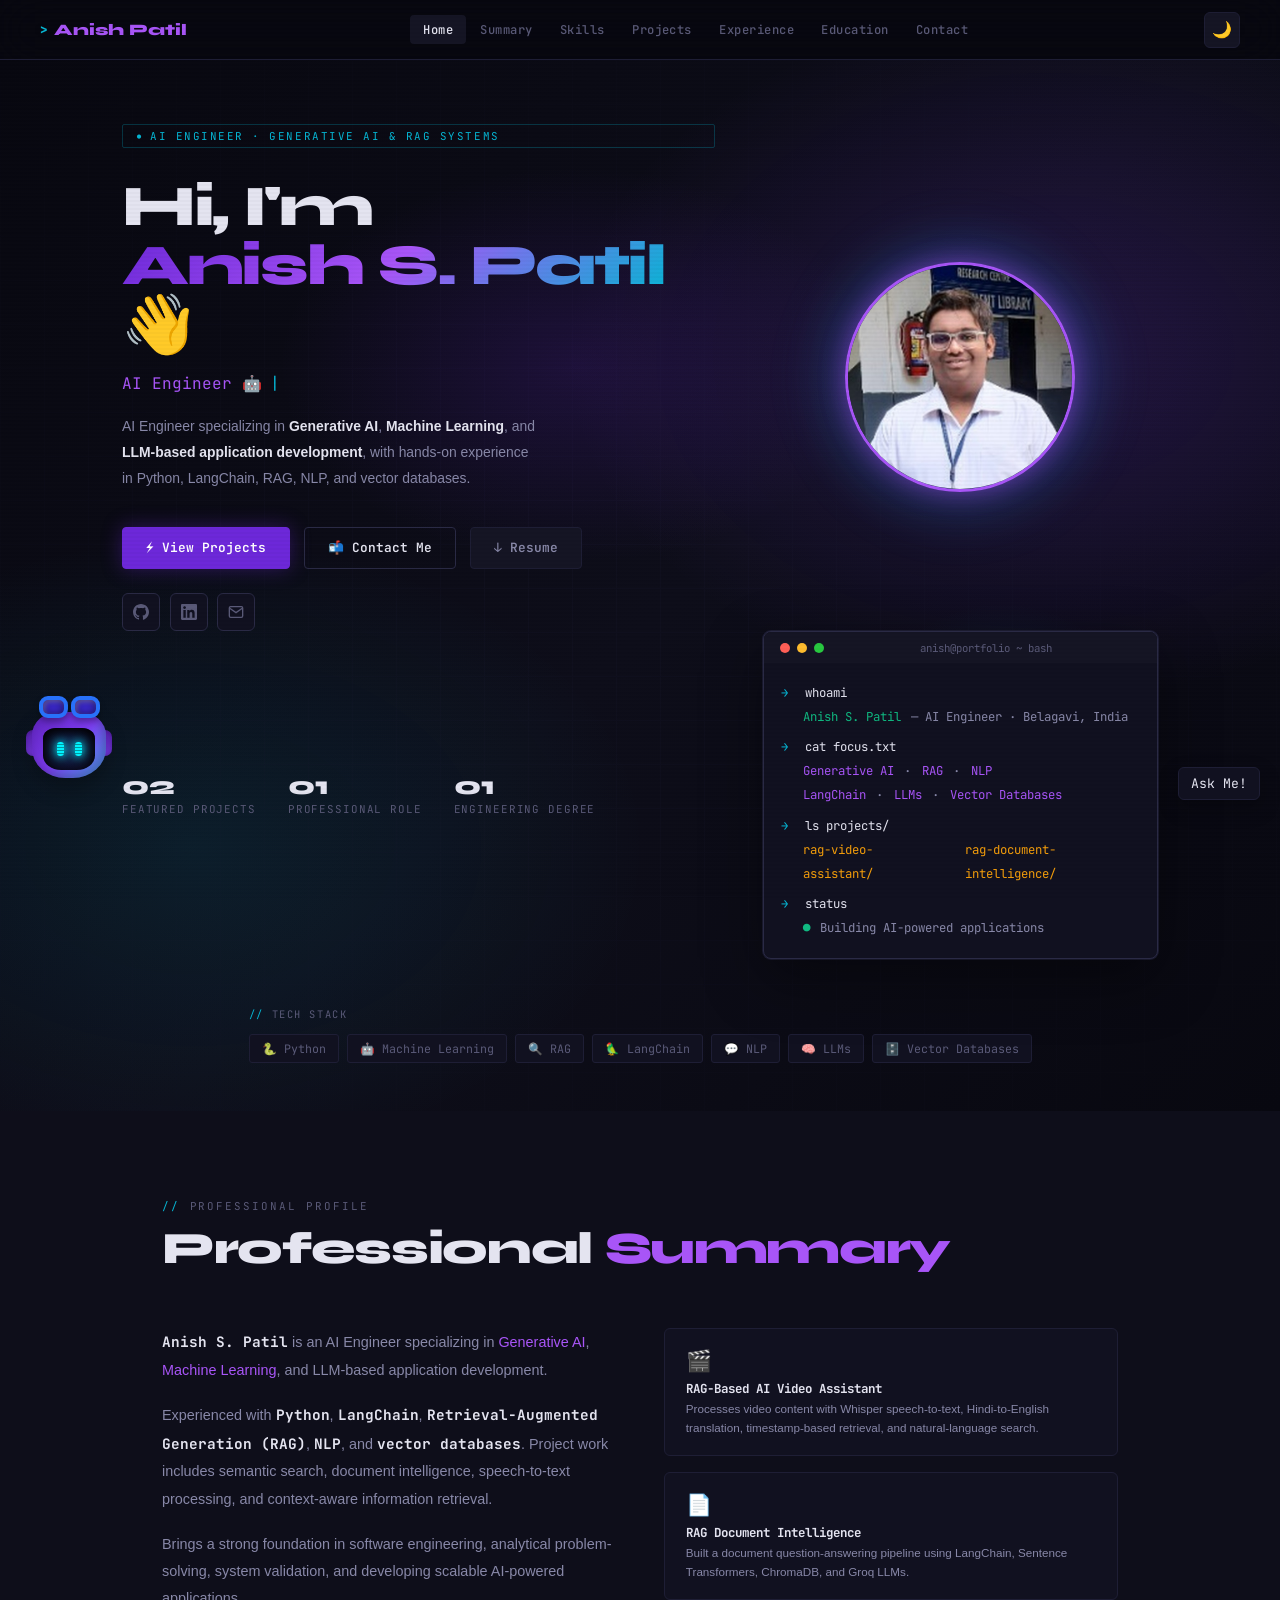
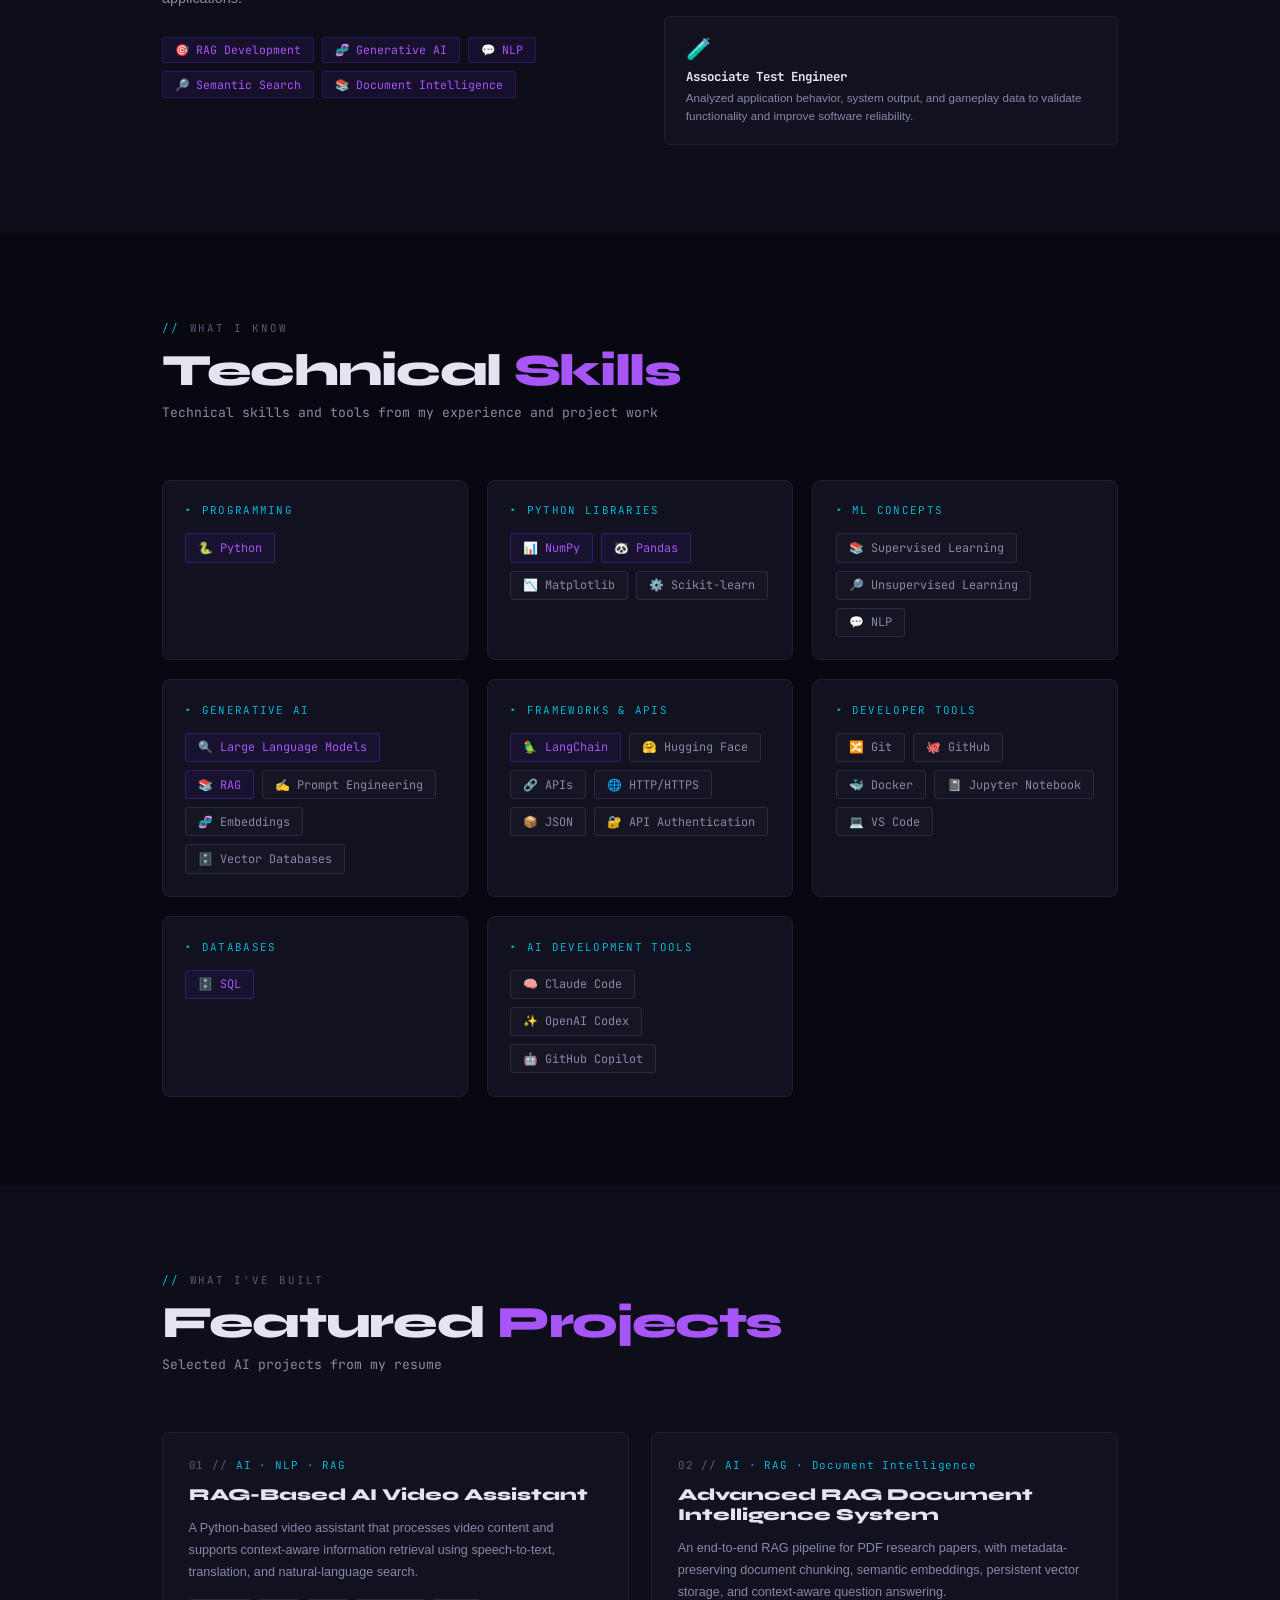
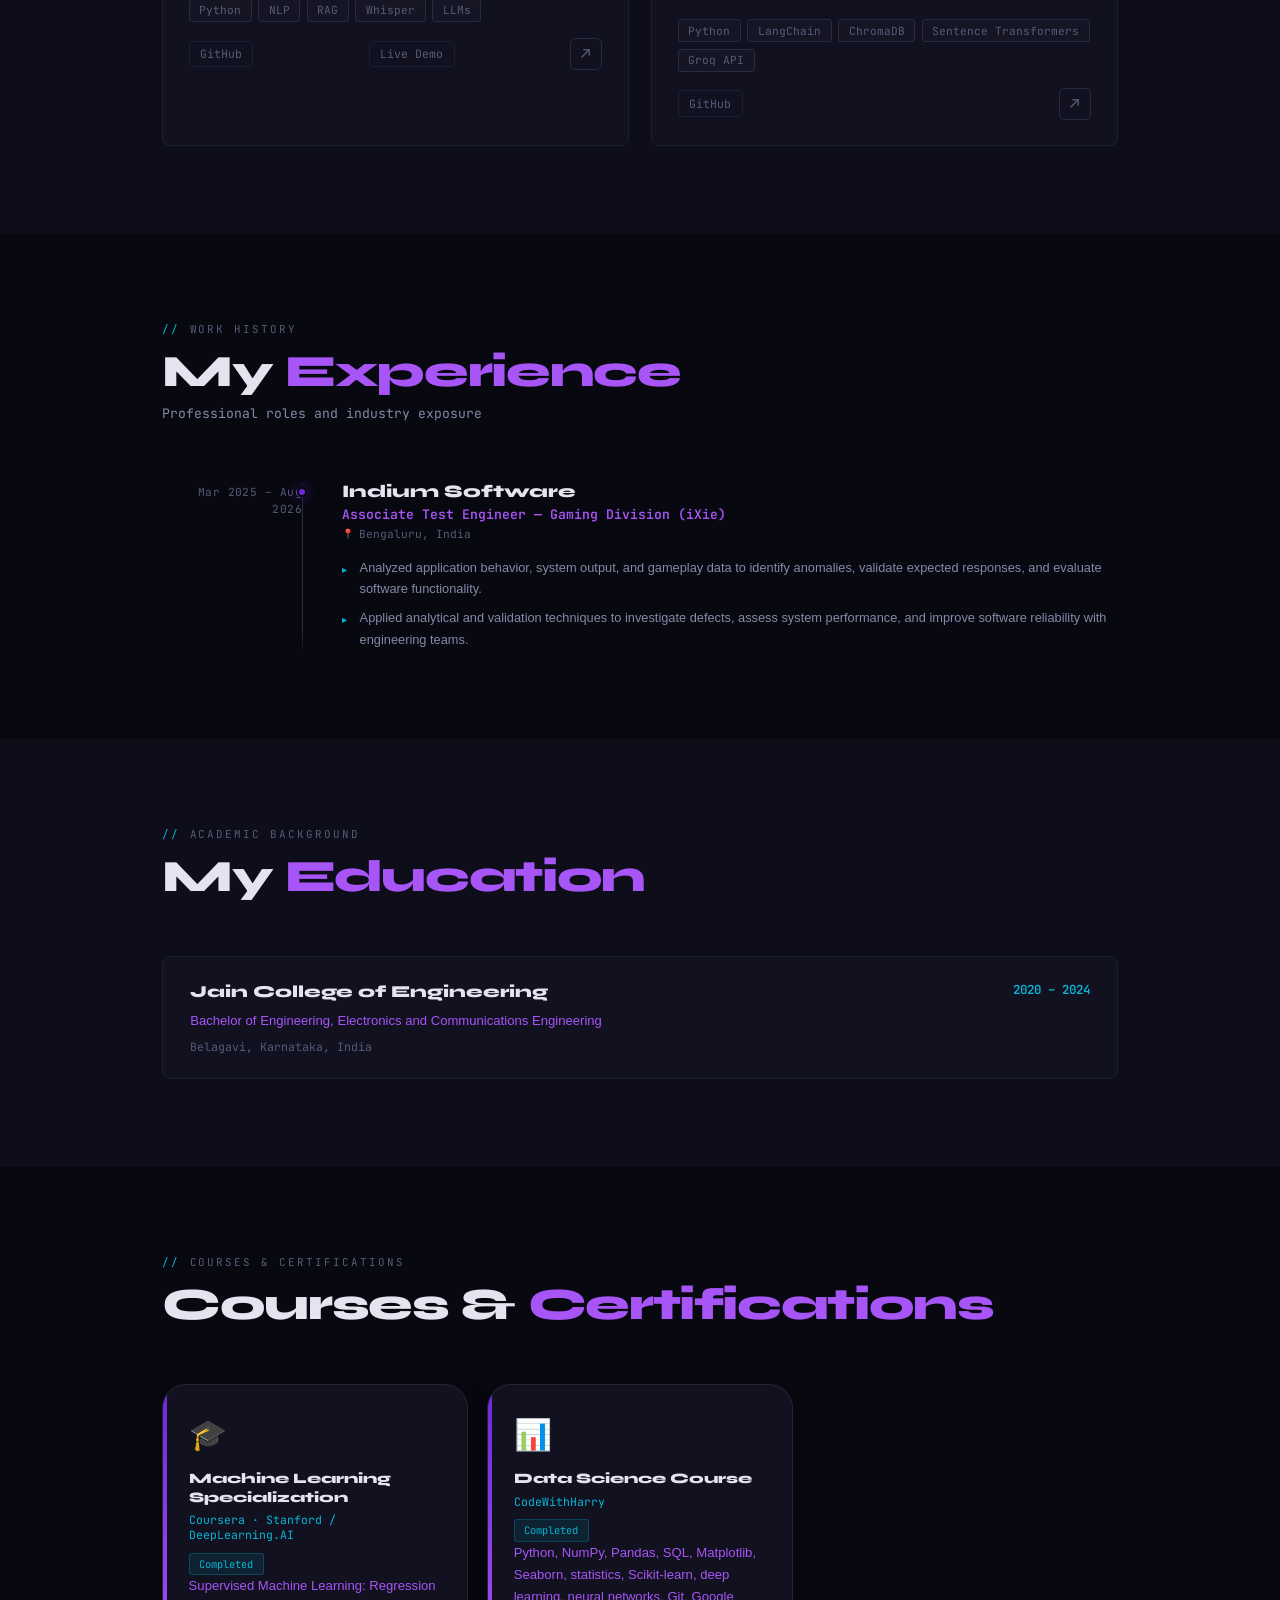
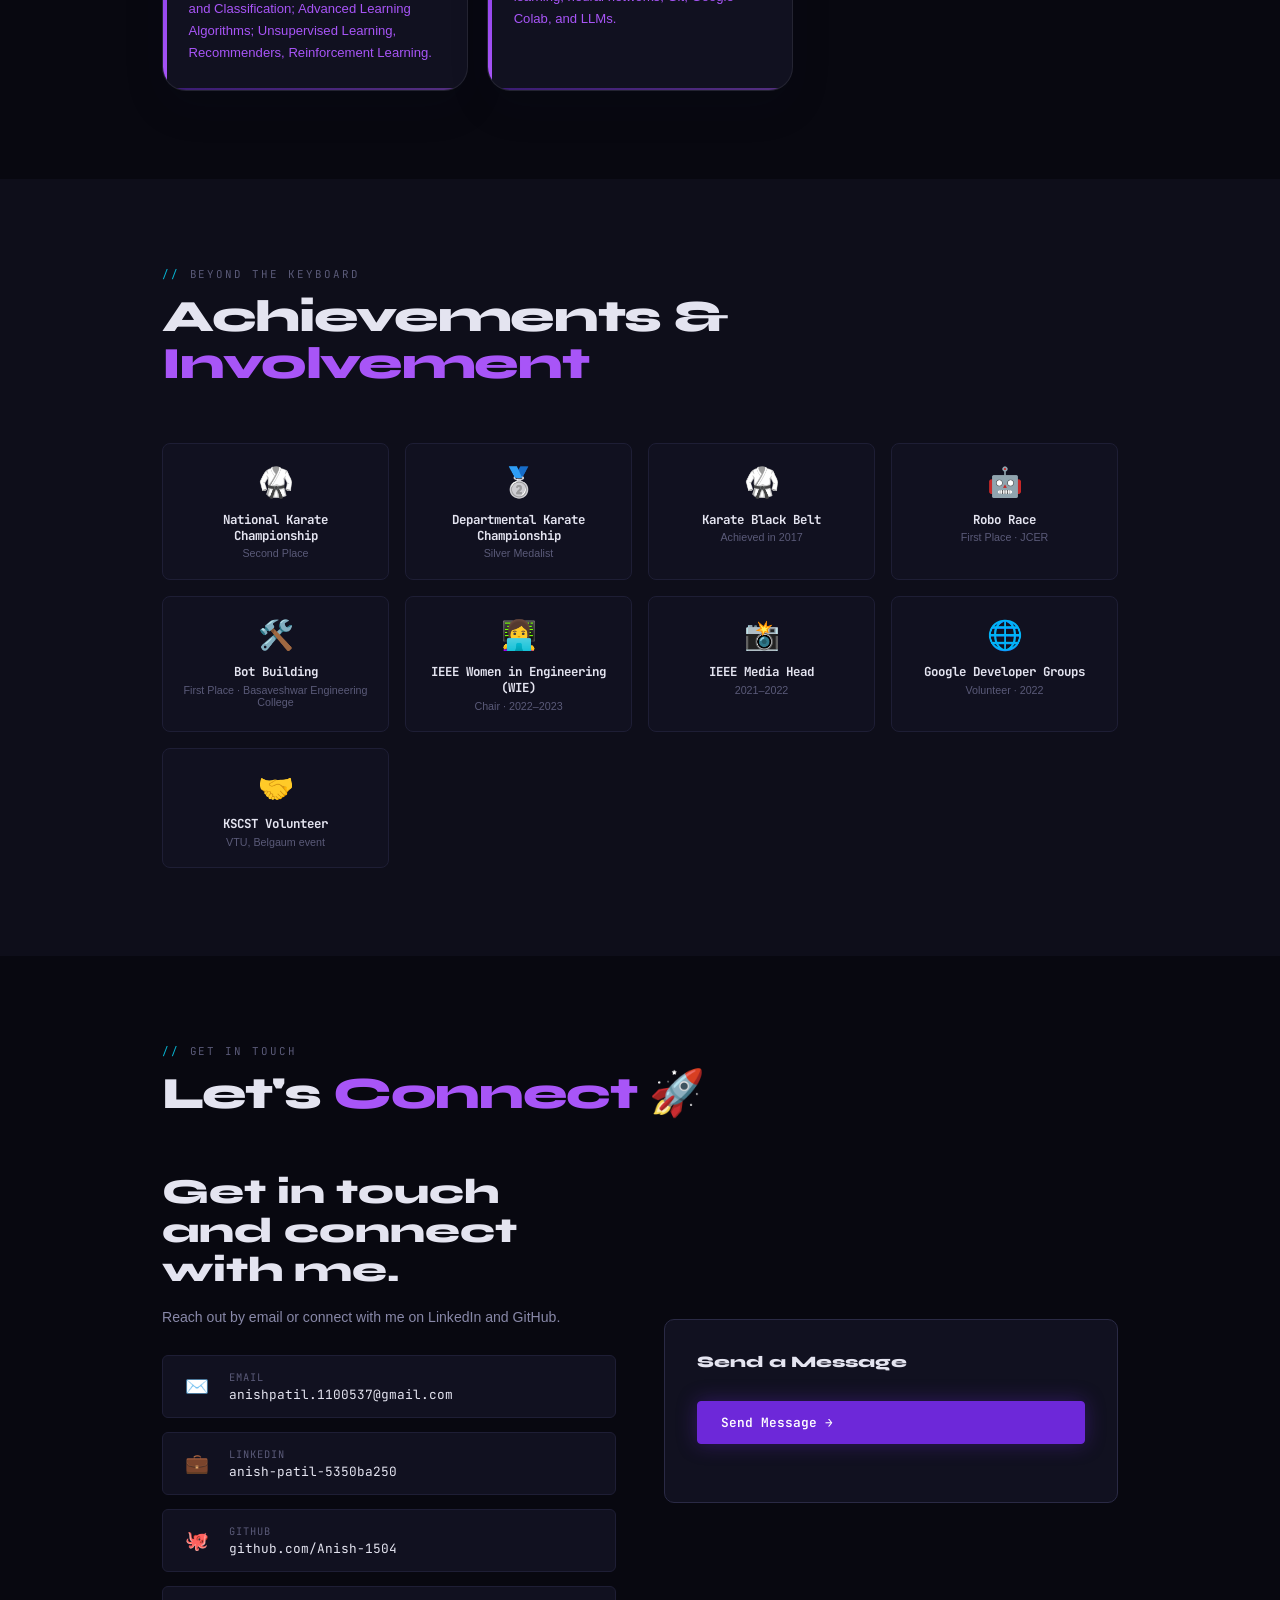
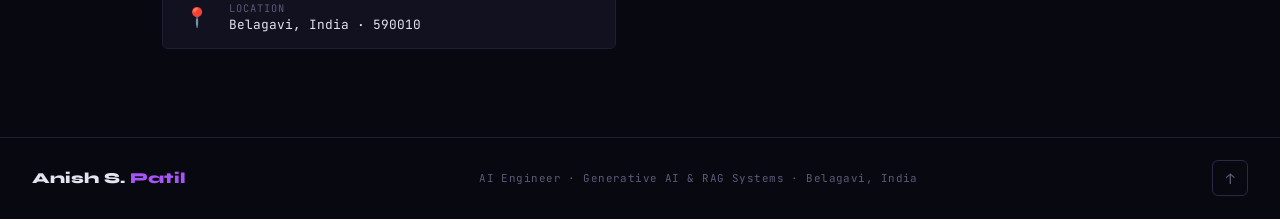
<file: Portfolio.html>
<!DOCTYPE html>
<html lang="en" data-theme="dark">
<head>
<script src="https://cdn.botpress.cloud/webchat/v5.0/inject.js"></script>
<script src="https://files.bpcontent.cloud/2026/08/02/02/20260802024008-DNZFX6EM.js" defer></script>
<meta charset="UTF-8"/>
<meta name="viewport" content="width=device-width, initial-scale=1.0, maximum-scale=1.0"/>
<title>Anish S. Patil — AI Engineer | Generative AI &amp; RAG Systems</title>
<meta name="description" content="Anish S. Patil — AI Engineer specializing in Generative AI, Machine Learning, and LLM-based applications. Skilled in Python, LangChain, RAG, NLP, and vector databases."/>
<meta name="keywords" content="AI Engineer, Generative AI, RAG, Machine Learning, Python, LangChain, NLP, Vector Databases"/>
<meta property="og:title" content="Anish S. Patil — AI Engineer"/>
<meta property="og:description" content="AI Engineer specializing in Generative AI, Machine Learning, and LLM-based applications."/>
<meta property="og:type" content="website"/>
<link rel="preconnect" href="https://fonts.googleapis.com"/>
<link rel="preconnect" href="https://fonts.gstatic.com" crossorigin/>
<link href="https://fonts.googleapis.com/css2?family=JetBrains+Mono:wght@300;400;500;600;700&family=Syne:wght@400;600;700;800;900&family=Cabinet+Grotesk:wght@400;500;700;800;900&display=swap" rel="stylesheet"/>
<style>

/* Label for chatbot/message icon */
/* Label for chatbot/message icon */
#agent-label{
  position:fixed;
  right:20px;
  bottom: 100px;
  z-index:10000;
  background:var(--card);
  color:var(--text);
  padding:0.45rem 0.75rem;
  border-radius:6px;
  font-size:0.82rem;
  border:1px solid var(--border);
  box-shadow:0 8px 20px rgba(0,0,0,0.25);
  font-family:var(--font-mono);
  white-space:nowrap;
}

/* ===== TOKENS ===== */
:root {
  --bg:      #080810;
  --bg2:     #0e0e1a;
  --bg3:     #151524;
  --card:    #111120;
  --border:  #1e1e35;
  --border2: #2a2a45;
  --text:    #e4e4f0;
  --muted:   #5a5a78;
  --muted2:  #8888a8;
  --accent:  #6d28d9;
  --accent2: #a855f7;
  --accent3: #06b6d4;
  --green:   #10b981;
  --orange:  #f59e0b;
  --red:     #ef4444;
  --glow:    rgba(109,40,217,0.18);
  --glow2:   rgba(6,182,212,0.12);
  --hero-glow-purple: rgba(124,58,237,0.2);
  --hero-glow-cyan: rgba(6,182,212,0.1);
  --font-mono: 'JetBrains Mono', monospace;
  --font-display: 'Syne', sans-serif;
  --font-body: 'Cabinet Grotesk', sans-serif;
  --ease: cubic-bezier(0.4,0,0.2,1);
  --t: 0.25s;
}
[data-theme="light"] {
  --bg: #f4f4fa;
  --bg2: #eaeaf5;
  --bg3: #e0e0ef;
  --card: #ffffff;
  --border: #d0d0e8;
  --border2: #c0c0dc;
  --text: #0a0a1a;
  --muted: #55556e;
  --muted2: #7a7a96;
  --glow: rgba(109,40,217,0.06);
  --glow2: rgba(6,182,212,0.06);
  --hero-glow-purple: rgba(124,58,237,0.08);
  --hero-glow-cyan: rgba(6,182,212,0.06);
}

/* ===== RESET ===== */
*,*::before,*::after{box-sizing:border-box;margin:0;padding:0;}
html{scroll-behavior:smooth;}
body{
  font-family:var(--font-mono);
  background:var(--bg);
  color:var(--text);
  overflow-x:hidden;
  transition:background var(--t) var(--ease), color var(--t) var(--ease);
  min-height:100vh;
}
a{color:inherit;text-decoration:none;}
ul{list-style:none;}
button{cursor:pointer;border:none;background:none;font-family:var(--font-mono);}
img{max-width:100%;display:block;}

/* ===== SCANLINES ===== */
body::before{
  content:'';position:fixed;inset:0;
  background:repeating-linear-gradient(0deg,transparent,transparent 2px,rgba(0,0,0,0.02) 2px,rgba(0,0,0,0.02) 4px);
  pointer-events:none;z-index:9998;
}

/* ===== SCROLL PROGRESS ===== */
#scroll-bar{
  position:fixed;top:0;left:0;height:2px;width:0%;
  background:linear-gradient(90deg,var(--accent),var(--accent2),var(--accent3));
  z-index:9999;transition:width 0.05s linear;
}

/* ===== NAVBAR ===== */
#navbar{
  position:fixed;top:0;left:0;right:0;z-index:1000;
  display:flex;align-items:center;justify-content:space-between;
  padding:0 2.5rem;height:60px;
  background:rgba(8,8,16,0.88);
  backdrop-filter:blur(24px);
  border-bottom:1px solid var(--border);
  transition:all var(--t) var(--ease);
}
[data-theme="light"] #navbar{background:rgba(244,244,250,0.88);}
.nav-logo{
  font-family:var(--font-display);font-size:1rem;font-weight:900;
  color:var(--accent2);display:flex;align-items:center;gap:0.4rem;
}
.nav-logo::before{content:'>';color:var(--accent3);font-family:var(--font-mono);font-size:0.8rem;}
.nav-links{display:flex;align-items:center;gap:0.1rem;}
.nav-link{
  font-size:0.76rem;font-weight:500;letter-spacing:0.04em;
  padding:0.38rem 0.8rem;border-radius:4px;color:var(--muted);
  transition:all var(--t) var(--ease);
  -webkit-tap-highlight-color:transparent;
}
.nav-link:hover,.nav-link.active{color:var(--text);background:var(--bg3);}
.nav-right{display:flex;align-items:center;gap:0.65rem;}
.theme-btn{
  width:36px;height:36px;border-radius:6px;
  display:flex;align-items:center;justify-content:center;
  background:var(--bg3);border:1px solid var(--border);
  font-size:1rem;transition:all var(--t) var(--ease);
}
.theme-btn:hover{border-color:var(--accent);}
.hamburger{display:none;flex-direction:column;gap:5px;padding:8px;cursor:pointer;}
.hamburger span{display:block;width:22px;height:2px;background:var(--text);border-radius:2px;transition:all var(--t) var(--ease);}
#mobile-nav{
  display:none;position:fixed;top:60px;left:0;right:0;z-index:998;
  background:var(--bg2);border-bottom:1px solid var(--border);
  flex-direction:column;padding:0.75rem;gap:0.2rem;
}
#mobile-nav.open{display:flex;}
.mobile-link{
  display:block;padding:0.85rem 1rem;border-radius:4px;
  font-size:0.86rem;color:var(--muted);transition:all var(--t) var(--ease);
}
.mobile-link:hover,.mobile-link.active{color:var(--text);background:var(--bg3);}

/* ===== PAGE WRAPPER ===== */
.page-wrapper{padding-top:60px;}

/* ===== SECTION COMMON ===== */
.section{padding:5.5rem 0;}
.section-inner{max-width:1020px;margin:0 auto;padding:0 2rem;}
.section-label{
  font-size:0.68rem;letter-spacing:0.18em;text-transform:uppercase;
  color:var(--muted);margin-bottom:0.75rem;
  display:flex;align-items:center;gap:0.6rem;
}
.section-label::before{content:'//';color:var(--accent3);}
.section-title{
  font-family:var(--font-display);font-size:clamp(1.9rem,4vw,2.8rem);
  font-weight:900;letter-spacing:-0.03em;line-height:1.05;
}
.section-title .hi{color:var(--accent2);}
.section-sub{margin-top:0.5rem;color:var(--muted2);font-size:0.82rem;line-height:1.7;}
.section-header{margin-bottom:3.5rem;}

/* ===== BUTTONS ===== */
.btn{
  font-family:var(--font-mono);font-size:0.8rem;font-weight:600;
  padding:0.72rem 1.45rem;border-radius:4px;
  transition:all var(--t) var(--ease);
  display:inline-flex;align-items:center;gap:0.5rem;
  cursor:pointer;-webkit-tap-highlight-color:transparent;
}
.btn-primary{
  background:var(--accent);color:#fff;border:1px solid var(--accent);
  box-shadow:0 0 20px rgba(109,40,217,0.35);
}
.btn-primary:hover{background:var(--accent2);border-color:var(--accent2);box-shadow:0 0 30px rgba(168,85,247,0.45);transform:translateY(-2px);}
.btn-outline{background:transparent;color:var(--text);border:1px solid var(--border2);}
.btn-outline:hover{border-color:var(--accent2);color:var(--accent2);transform:translateY(-2px);}
.btn-ghost{background:var(--bg3);color:var(--muted2);border:1px solid var(--border);}
.btn-ghost:hover{border-color:var(--accent3);color:var(--accent3);}

/* ===== HERO ===== */
#hero{
  position:relative;overflow:hidden;min-height:calc(100vh - 60px);display:flex;flex-direction:column;justify-content:center;
  background:
    radial-gradient(ellipse 42rem 30rem at 82% 28%,var(--hero-glow-purple),transparent 72%),
    radial-gradient(ellipse 38rem 26rem at 15% 75%,var(--hero-glow-cyan),transparent 75%),
    linear-gradient(135deg,var(--bg),var(--bg2) 52%,var(--bg));
}
.hero-grid{
  position:absolute;inset:0;
  background-image:linear-gradient(var(--border) 1px,transparent 1px),linear-gradient(90deg,var(--border) 1px,transparent 1px);
  background-size:44px 44px;opacity:0.18;
  mask-image:radial-gradient(ellipse 85% 75% at 50% 50%,black 10%,transparent 100%);
  -webkit-mask-image:radial-gradient(ellipse 85% 75% at 50% 50%,black 10%,transparent 100%);
}
.hero-glow1{position:absolute;top:10%;left:45%;transform:translateX(-50%);width:600px;height:400px;background:radial-gradient(ellipse at center,var(--glow) 0%,transparent 70%);pointer-events:none;}
.hero-glow2{position:absolute;bottom:20%;right:10%;width:300px;height:300px;background:radial-gradient(ellipse at center,var(--glow2) 0%,transparent 70%);pointer-events:none;}
.hero-content{
  position:relative;z-index:1;
  display:grid;grid-template-columns:minmax(0,1.2fr) minmax(320px,0.8fr);column-gap:3rem;
  max-width:1100px;width:100%;margin:0 auto;
  padding:4rem 2rem 3rem;
}
.hero-badge{
  display:inline-flex;align-items:center;gap:0.5rem;
  font-size:0.68rem;letter-spacing:0.14em;text-transform:uppercase;
  color:var(--accent3);border:1px solid rgba(6,182,212,0.25);
  padding:0.26rem 0.85rem;border-radius:2px;margin-bottom:1.8rem;
  animation:fadeUp 0.5s ease both;
}
.hero-profile-wrap{
  grid-column:2;grid-row:1 / span 6;justify-self:center;align-self:center;
  position:relative;isolation:isolate;display:grid;place-items:center;width:230px;height:230px;
}
.hero-profile-wrap::before{
  content:'';position:absolute;inset:-48px;z-index:0;border-radius:50%;
  background:radial-gradient(circle,rgba(168,85,247,0.42) 0%,rgba(6,182,212,0.16) 46%,transparent 74%);
  filter:blur(18px);pointer-events:none;
}
.hero-profile{
  position:relative;z-index:1;
  width:100%;height:100%;object-fit:cover;border-radius:50%;
  border:3px solid var(--accent2);
  box-shadow:0 0 26px rgba(168,85,247,0.48),0 0 60px rgba(109,40,217,0.28);
}
.hero-badge::before{content:'●';font-size:0.42rem;animation:pulse 2s infinite;}
h1.hero-name{
  font-family:var(--font-display);
  font-size:clamp(2.2rem,5vw,3.6rem);
  font-weight:900;line-height:1.03;letter-spacing:-0.04em;
  animation:fadeUp 0.6s 0.1s ease both;opacity:0;animation-fill-mode:forwards;
}
h1.hero-name .highlight{
  background:linear-gradient(135deg,var(--accent),var(--accent2) 50%,var(--accent3));
  -webkit-background-clip:text;-webkit-text-fill-color:transparent;background-clip:text;
}
.hero-role{
  margin-top:1rem;font-size:1rem;color:var(--accent2);
  display:flex;align-items:center;gap:0.5rem;
  animation:fadeUp 0.6s 0.2s ease both;opacity:0;animation-fill-mode:forwards;min-height:1.6rem;
}
.cursor-blink{animation:blink 1s step-end infinite;color:var(--accent3);}
.hero-desc{
  margin-top:1.1rem;font-size:0.87rem;line-height:1.85;color:var(--muted2);
  max-width:54ch;font-family:var(--font-body);
  animation:fadeUp 0.6s 0.3s ease both;opacity:0;animation-fill-mode:forwards;
}
.hero-btns{
  margin-top:2.2rem;display:flex;gap:0.85rem;flex-wrap:wrap;
  animation:fadeUp 0.6s 0.4s ease both;opacity:0;animation-fill-mode:forwards;
}
.hero-socials{
  margin-top:1.5rem;display:flex;gap:0.6rem;
  animation:fadeUp 0.6s 0.5s ease both;opacity:0;animation-fill-mode:forwards;
}
.social-link{
  width:38px;height:38px;border-radius:6px;
  display:flex;align-items:center;justify-content:center;
  border:1px solid var(--border2);background:var(--card);color:var(--muted);
  font-size:0.95rem;transition:all var(--t) var(--ease);
}
.social-link:hover{border-color:var(--accent2);color:var(--accent2);transform:translateY(-3px);box-shadow:0 6px 18px rgba(168,85,247,0.2);}
.hero-stats{
  grid-column:1;grid-row:7;align-self:center;
  margin-top:0;display:flex;gap:2rem;flex-wrap:wrap;
  animation:fadeUp 0.6s 0.55s ease both;opacity:0;animation-fill-mode:forwards;
}
.stat{display:flex;flex-direction:column;}
.stat-num{font-family:var(--font-display);font-size:1.6rem;font-weight:900;color:var(--text);line-height:1;}
.stat-num span{color:var(--accent2);}
.stat-label{font-size:0.68rem;color:var(--muted);letter-spacing:0.08em;text-transform:uppercase;margin-top:0.2rem;}
.skills-preview-strip{
  max-width:920px;margin:0 auto;padding:0 2rem 3rem;
  animation:fadeUp 0.6s 0.6s ease both;opacity:0;animation-fill-mode:forwards;
}
.strip-label{font-size:0.65rem;letter-spacing:0.15em;text-transform:uppercase;color:var(--muted);margin-bottom:0.85rem;display:flex;align-items:center;gap:0.5rem;}
.strip-label::before{content:'//';color:var(--accent3);}
.skill-pills{display:flex;flex-wrap:wrap;gap:0.5rem;}
.skill-pill{
  font-size:0.73rem;padding:0.34rem 0.75rem;
  border:1px solid var(--border);border-radius:3px;
  color:var(--muted);background:var(--card);
  transition:all var(--t) var(--ease);
}
.skill-pill:hover{border-color:var(--accent2);color:var(--accent2);background:rgba(168,85,247,0.07);}

/* ===== TERMINAL ===== */
.hero-terminal{
  grid-column:2;grid-row:7;
  margin-top:0;width:100%;max-width:none;
  background:var(--card);border:1px solid var(--border2);border-radius:8px;overflow:hidden;
  box-shadow:0 20px 60px rgba(0,0,0,0.4),0 0 0 1px var(--border);
  animation:fadeUp 0.7s 0.48s ease both;opacity:0;animation-fill-mode:forwards;
}
.terminal-bar{background:var(--bg3);padding:0.55rem 1rem;display:flex;align-items:center;gap:0.45rem;}
.t-dot{width:10px;height:10px;border-radius:50%;}
.t-dot.r{background:#ff5f57;}.t-dot.y{background:#febc2e;}.t-dot.g{background:#28c840;}
.terminal-title{font-size:0.67rem;color:var(--muted);margin-left:auto;margin-right:auto;}
.terminal-body{padding:1.1rem;font-size:0.77rem;line-height:1.95;}
.t-line{display:flex;gap:0.65rem;}
.t-prompt{color:var(--accent3);}
.t-output{color:var(--muted2);padding-left:1.35rem;}
.t-green{color:var(--green);}.t-purple{color:var(--accent2);}.t-orange{color:var(--orange);}

/* ===== ABOUT ===== */
#about{background:var(--bg2);}
.about-grid{display:grid;grid-template-columns:1fr 1fr;gap:3rem;align-items:start;}
.about-text p{font-family:var(--font-body);font-size:0.9rem;line-height:1.9;color:var(--muted2);margin-bottom:1.1rem;}
.about-text p strong{color:var(--text);font-family:var(--font-mono);}
.about-text p .hi2{color:var(--accent2);}
.about-highlights{display:flex;flex-direction:column;gap:1rem;}
.highlight-card{
  background:var(--card);border:1px solid var(--border);border-radius:6px;
  padding:1.1rem 1.3rem;transition:all var(--t) var(--ease);
}
.highlight-card:hover{border-color:var(--accent2);transform:translateX(4px);}
.hc-icon{font-size:1.3rem;margin-bottom:0.4rem;}
.hc-title{font-size:0.78rem;font-weight:700;color:var(--text);margin-bottom:0.2rem;}
.hc-desc{font-size:0.73rem;color:var(--muted2);line-height:1.6;font-family:var(--font-body);}
.about-focus-tags{display:flex;flex-wrap:wrap;gap:0.5rem;margin-top:1.5rem;}
.focus-tag{
  font-size:0.72rem;padding:0.3rem 0.75rem;border-radius:3px;
  background:rgba(109,40,217,0.1);border:1px solid rgba(109,40,217,0.25);color:var(--accent2);
}

/* ===== SKILLS ===== */
#skills{background:var(--bg);}
.skills-bento{display:grid;grid-template-columns:repeat(3,1fr);gap:1.2rem;}
.skill-group{
  background:var(--card);border:1px solid var(--border);border-radius:8px;
  padding:1.4rem;transition:all var(--t) var(--ease);
}
.skill-group:hover{border-color:var(--border2);box-shadow:0 8px 30px rgba(0,0,0,0.2);}
.skill-group:first-child{grid-column:span 1;}
.sg-title{
  font-size:0.68rem;letter-spacing:0.12em;text-transform:uppercase;
  color:var(--accent3);margin-bottom:1rem;
  display:flex;align-items:center;gap:0.5rem;
}
.sg-title::before{content:'▸';}
.sg-chips{display:flex;flex-wrap:wrap;gap:0.5rem;}
.sg-chip{
  font-size:0.74rem;padding:0.35rem 0.75rem;
  border:1px solid var(--border2);border-radius:3px;
  color:var(--muted2);background:var(--bg3);
  transition:all var(--t) var(--ease);
}
.sg-chip:hover{border-color:var(--accent2);color:var(--accent2);background:rgba(168,85,247,0.07);}
.sg-chip.featured{border-color:rgba(109,40,217,0.4);color:var(--accent2);background:rgba(109,40,217,0.08);}

/* ===== PROJECTS ===== */
#projects{background:var(--bg2);}
.projects-grid{display:grid;grid-template-columns:repeat(2,1fr);gap:1.4rem;}
.project-card{
  background:var(--card);border:1px solid var(--border);border-radius:8px;
  padding:1.6rem;cursor:pointer;
  transition:all var(--t) var(--ease);position:relative;overflow:hidden;
  -webkit-tap-highlight-color:transparent;
}
.project-card::before{
  content:'';position:absolute;top:0;left:0;right:0;height:2px;
  background:linear-gradient(90deg,var(--accent),var(--accent2),var(--accent3));
  transform:scaleX(0);transform-origin:left;transition:transform var(--t) var(--ease);
}
.project-card:hover{border-color:var(--accent);box-shadow:0 18px 50px rgba(109,40,217,0.12);transform:translateY(-4px);}
.project-card:hover::before{transform:scaleX(1);}
.project-num{font-size:0.68rem;color:var(--muted);letter-spacing:0.08em;margin-bottom:0.8rem;}
.project-num .cat{color:var(--accent3);}
.project-title{font-family:var(--font-display);font-size:1.05rem;font-weight:800;margin-bottom:0.7rem;line-height:1.2;}
.project-desc{font-size:0.79rem;color:var(--muted2);line-height:1.75;margin-bottom:1rem;font-family:var(--font-body);}
.project-tags{display:flex;flex-wrap:wrap;gap:0.4rem;margin-bottom:1rem;}
.tag{font-size:0.7rem;padding:0.22rem 0.6rem;border-radius:3px;background:var(--bg3);border:1px solid var(--border2);color:var(--muted);}
.project-footer{display:flex;align-items:center;justify-content:space-between;}
.project-arrow{
  width:32px;height:32px;border-radius:6px;
  border:1px solid var(--border2);color:var(--muted);
  display:flex;align-items:center;justify-content:center;
  transition:all var(--t) var(--ease);font-size:1rem;
}
.project-card:hover .project-arrow{border-color:var(--accent2);color:var(--accent2);transform:rotate(45deg);}
.project-github{
  font-size:0.72rem;color:var(--muted);display:flex;align-items:center;gap:0.3rem;
  border:1px solid var(--border);padding:0.3rem 0.65rem;border-radius:4px;
  transition:all var(--t) var(--ease);
}
.project-github:hover{border-color:var(--text);color:var(--text);}

/* ===== MODAL ===== */
#modal-overlay{
  display:none;position:fixed;inset:0;z-index:5000;
  background:rgba(0,0,0,0.75);backdrop-filter:blur(10px);
  overflow-y:auto;padding:2rem 1rem;
}
#modal-overlay.open{display:flex;align-items:flex-start;justify-content:center;}
.modal{
  background:var(--bg2);border:1px solid var(--border2);border-radius:10px;
  width:100%;max-width:700px;
  animation:modalIn 0.28s ease;
}
@keyframes modalIn{from{opacity:0;transform:scale(0.95) translateY(16px);}to{opacity:1;transform:scale(1) translateY(0);}}
.modal-header{
  padding:1.4rem 1.6rem;border-bottom:1px solid var(--border);
  display:flex;align-items:flex-start;justify-content:space-between;gap:1rem;
  position:sticky;top:0;background:var(--bg2);z-index:1;border-radius:10px 10px 0 0;
}
.modal-header h2{font-family:var(--font-display);font-size:1.25rem;font-weight:900;}
.modal-close{
  width:32px;height:32px;border-radius:4px;
  display:flex;align-items:center;justify-content:center;
  color:var(--muted);background:var(--bg3);border:1px solid var(--border);
  font-size:1rem;flex-shrink:0;transition:all var(--t) var(--ease);
}
.modal-close:hover{color:var(--text);border-color:var(--accent);}
.modal-body{padding:1.6rem;}
.modal-section{margin-bottom:1.5rem;}
.modal-section h4{
  font-size:0.68rem;letter-spacing:0.12em;text-transform:uppercase;
  color:var(--accent3);margin-bottom:0.65rem;
  display:flex;align-items:center;gap:0.45rem;
}
.modal-section h4::before{content:'▸';}
.modal-section p,.modal-section li{font-size:0.82rem;color:var(--muted2);line-height:1.8;font-family:var(--font-body);}
.modal-section ul{display:flex;flex-direction:column;gap:0.3rem;}
.modal-section li::before{content:'→ ';color:var(--accent2);}
.modal-tags{display:flex;flex-wrap:wrap;gap:0.45rem;}
.modal-tag{font-size:0.72rem;padding:0.28rem 0.7rem;background:rgba(109,40,217,0.1);border:1px solid rgba(109,40,217,0.3);border-radius:3px;color:var(--accent2);}

/* ===== EXPERIENCE ===== */
#experience{background:var(--bg);}
.exp-timeline{position:relative;display:flex;flex-direction:column;gap:0;}
.exp-timeline::before{
  content:'';position:absolute;left:140px;top:0;bottom:0;width:1px;
  background:linear-gradient(180deg,transparent,var(--border2) 10%,var(--border2) 90%,transparent);
}
.exp-item{display:flex;gap:2.5rem;padding:0 0 2.5rem 0;position:relative;}
.exp-item:last-child{padding-bottom:0;}
.exp-date-col{width:140px;flex-shrink:0;text-align:right;padding-top:0.15rem;}
.exp-date-label{font-size:0.7rem;color:var(--muted);letter-spacing:0.04em;line-height:1.5;}
.exp-dot{
  position:absolute;left:140px;top:6px;transform:translate(-50%,-0%);
  width:10px;height:10px;border-radius:50%;
  background:var(--accent);border:2px solid var(--bg);
  box-shadow:0 0 12px rgba(109,40,217,0.5);
  z-index:1;
}
.exp-body{flex:1;}
.exp-company{font-family:var(--font-display);font-size:1.1rem;font-weight:800;margin-bottom:0.2rem;}
.exp-role{font-size:0.82rem;color:var(--accent2);font-weight:600;margin-bottom:0.25rem;}
.exp-location{font-size:0.7rem;color:var(--muted);margin-bottom:1rem;display:flex;align-items:center;gap:0.3rem;}
.exp-location::before{content:'📍';font-size:0.6rem;}
.exp-points{display:flex;flex-direction:column;gap:0.45rem;}
.exp-point{
  font-size:0.8rem;color:var(--muted2);line-height:1.7;
  padding-left:1.1rem;position:relative;font-family:var(--font-body);
}
.exp-point::before{content:'▸';position:absolute;left:0;color:var(--accent3);font-size:0.65rem;top:4px;}

/* ===== LEARNING ROADMAP ===== */
#education{background:var(--bg2);}
.education-card{
  display:flex;align-items:flex-start;justify-content:space-between;gap:1.5rem;
  background:var(--card);border:1px solid var(--border);border-radius:8px;
  padding:1.5rem 1.7rem;
}
.education-school{font-family:var(--font-display);font-size:1.05rem;font-weight:800;margin-bottom:0.5rem;}
.education-degree{font-size:0.82rem;color:var(--accent2);line-height:1.7;font-family:var(--font-body);}
.education-location{font-size:0.72rem;color:var(--muted);margin-top:0.45rem;}
.education-date{flex-shrink:0;color:var(--accent3);font-size:0.78rem;font-weight:600;}
.roadmap-grid{display:grid;grid-template-columns:repeat(3,1fr);gap:1.2rem;}
.roadmap-col{background:var(--card);border:1px solid var(--border);border-radius:8px;padding:1.4rem;}
.roadmap-col.done{border-color:rgba(16,185,129,0.3);}
.roadmap-col.active{border-color:rgba(109,40,217,0.4);box-shadow:0 0 20px rgba(109,40,217,0.08);}
.roadmap-col.upcoming{border-color:rgba(245,158,11,0.25);}
.rc-header{display:flex;align-items:center;gap:0.6rem;margin-bottom:1.2rem;}
.rc-badge{
  font-size:0.65rem;padding:0.22rem 0.65rem;border-radius:3px;letter-spacing:0.1em;text-transform:uppercase;
}
.rc-badge.done{background:rgba(16,185,129,0.12);border:1px solid rgba(16,185,129,0.3);color:var(--green);}
.rc-badge.active{background:rgba(109,40,217,0.12);border:1px solid rgba(109,40,217,0.3);color:var(--accent2);}
.rc-badge.upcoming{background:rgba(245,158,11,0.1);border:1px solid rgba(245,158,11,0.25);color:var(--orange);}
.rc-items{display:flex;flex-direction:column;gap:0.7rem;}
.rc-item{
  display:flex;align-items:center;gap:0.65rem;
  font-size:0.79rem;color:var(--muted2);font-family:var(--font-body);
}
.rc-item::before{content:'';display:inline-block;width:6px;height:6px;border-radius:50%;flex-shrink:0;}
.roadmap-col.done .rc-item::before{background:var(--green);}
.roadmap-col.active .rc-item::before{background:var(--accent2);box-shadow:0 0 6px rgba(168,85,247,0.5);}
.roadmap-col.upcoming .rc-item::before{background:var(--orange);}

/* ===== CERTIFICATIONS ===== */
#certifications{background:var(--bg);}
.cert-grid{display:grid;grid-template-columns:repeat(3,1fr);gap:1.2rem;}
.cert-card{
  background:var(--card);border:1px solid rgba(255,255,255,0.08);border-radius:24px;
  padding:1.8rem 1.6rem 1.6rem;transition:transform 0.3s var(--ease),box-shadow 0.3s var(--ease),border-color 0.3s var(--ease);
  position:relative;overflow:hidden;box-shadow:0 16px 40px rgba(9,14,32,0.12);
}
.cert-card::before{
  content:'';position:absolute;top:0;left:0;bottom:0;width:4px;
  background:linear-gradient(180deg,var(--accent),var(--accent2));
  border-top-right-radius:4px;border-bottom-right-radius:4px;
}
.cert-card::after{
  content:'';position:absolute;bottom:0;left:0;right:0;height:2px;
  background:linear-gradient(90deg,var(--accent),var(--accent2));
  opacity:0.45;
}
.cert-card:hover{border-color:rgba(168,85,247,0.45);transform:translateY(-6px);box-shadow:0 26px 70px rgba(109,40,217,0.18);}
.cert-icon{font-size:1.9rem;margin-bottom:1rem;color:var(--accent2);}
.cert-title{font-family:var(--font-display);font-size:0.9rem;font-weight:800;margin-bottom:0.3rem;line-height:1.3;}
.cert-issuer{font-size:0.72rem;color:var(--accent3);margin-bottom:0.6rem;}
.cert-badge{display:inline-block;font-size:0.65rem;padding:0.2rem 0.6rem;border-radius:3px;background:rgba(6,182,212,0.1);border:1px solid rgba(6,182,212,0.25);color:var(--accent3);}

/* ===== ACHIEVEMENTS ===== */
#achievements{background:var(--bg2);}
.ach-grid{display:grid;grid-template-columns:repeat(4,1fr);gap:1rem;}
.ach-card{
  background:var(--card);border:1px solid var(--border);border-radius:8px;
  padding:1.2rem;text-align:center;
  transition:all var(--t) var(--ease);
}
.ach-card:hover{border-color:var(--accent2);transform:translateY(-4px);box-shadow:0 10px 30px rgba(109,40,217,0.12);}
.ach-emoji{font-size:1.8rem;margin-bottom:0.65rem;}
.ach-title{font-size:0.78rem;font-weight:700;color:var(--text);margin-bottom:0.2rem;line-height:1.3;}
.ach-sub{font-size:0.67rem;color:var(--muted);font-family:var(--font-body);}

/* ===== CONTACT ===== */
#contact{background:var(--bg);}
.contact-layout{display:grid;grid-template-columns:1fr 1fr;gap:3rem;align-items:center;}
.contact-left h3{font-family:var(--font-display);font-size:clamp(1.6rem,3vw,2.2rem);font-weight:900;line-height:1.1;margin-bottom:1rem;}
.contact-left p{font-family:var(--font-body);font-size:0.88rem;color:var(--muted2);line-height:1.8;margin-bottom:1.5rem;}
.contact-items{display:flex;flex-direction:column;gap:0.85rem;}
.contact-item{
  display:flex;align-items:center;gap:1rem;
  padding:0.9rem 1.1rem;border-radius:6px;
  border:1px solid var(--border);background:var(--card);
  transition:all var(--t) var(--ease);text-decoration:none;color:var(--text);
}
.contact-item:hover{border-color:var(--accent2);transform:translateX(4px);box-shadow:0 5px 18px rgba(109,40,217,0.1);}
.contact-item-icon{font-size:1.2rem;width:32px;text-align:center;}
.contact-item-body{}
.contact-item-label{font-size:0.65rem;color:var(--muted);text-transform:uppercase;letter-spacing:0.1em;margin-bottom:0.1rem;}
.contact-item-val{font-size:0.8rem;color:var(--text);}
.contact-right{background:var(--card);border:1px solid var(--border2);border-radius:10px;padding:2rem;}
.contact-right h4{font-family:var(--font-display);font-size:1rem;font-weight:800;margin-bottom:1.4rem;}
.form-group{margin-bottom:1rem;}
.form-group label{display:block;font-size:0.7rem;color:var(--muted);letter-spacing:0.1em;text-transform:uppercase;margin-bottom:0.45rem;}
.form-group input,.form-group textarea{
  width:100%;padding:0.7rem 0.9rem;border-radius:5px;
  background:var(--bg3);border:1px solid var(--border2);color:var(--text);
  font-family:var(--font-mono);font-size:0.8rem;
  transition:border-color var(--t) var(--ease);resize:none;
  outline:none;
}
.form-group input:focus,.form-group textarea:focus{border-color:var(--accent2);}
.form-submit{width:100%;margin-top:0.5rem;}
#form-msg{font-size:0.75rem;color:var(--green);margin-top:0.65rem;min-height:1rem;}

/* ===== FOOTER ===== */
footer{
  border-top:1px solid var(--border);padding:1.4rem 2rem;
  display:flex;align-items:center;justify-content:space-between;flex-wrap:wrap;gap:0.75rem;
  max-width:100%;
}
.footer-name{font-family:var(--font-display);font-size:0.95rem;font-weight:900;}
.footer-name span{color:var(--accent2);}
.footer-note{font-size:0.68rem;color:var(--muted);letter-spacing:0.04em;}
.back-top{
  width:36px;height:36px;border-radius:6px;
  display:flex;align-items:center;justify-content:center;
  border:1px solid var(--border2);color:var(--muted);
  font-size:0.9rem;transition:all var(--t) var(--ease);
  cursor:pointer;
}
.back-top:hover{border-color:var(--accent2);color:var(--accent2);}

/* ===== SCROLL REVEAL ===== */
.reveal{opacity:0;transform:translateY(20px);transition:opacity 0.55s var(--ease),transform 0.55s var(--ease);}
.reveal.visible{opacity:1;transform:translateY(0);}
.reveal-delay-1{transition-delay:0.1s;}
.reveal-delay-2{transition-delay:0.2s;}
.reveal-delay-3{transition-delay:0.3s;}

/* ===== ROBOT WIDGET ===== */
#agent-wrapper{
  position:fixed;left:24px;bottom:110px;width:90px;height:90px;z-index:9999;perspective:800px;
  cursor:grab;touch-action:none;user-select:none;
}
#agent-wrapper.dragging{cursor:grabbing;}
.agent-head{position:relative;width:100%;height:100%;transform-style:preserve-3d;transition:transform 0.12s ease-out;animation:agentHover 4s ease-in-out infinite;}
@keyframes agentHover{0%,100%{transform:translateY(0);}50%{transform:translateY(-8px);}}
.helmet{position:absolute;top:12px;left:8px;width:74px;height:66px;background:linear-gradient(135deg,#5b21b6 0%,#7c3aed 50%,#4facfe 100%);border-radius:35% 35% 45% 45%;display:flex;justify-content:center;align-items:center;z-index:2;box-shadow:inset -4px -4px 10px rgba(0,0,0,0.25),0 10px 20px rgba(0,0,0,0.25);} 


.face-screen{width:52px;height:42px;background:radial-gradient(circle at 50%,#1a1b4b 0%,#06050f 100%);border-radius:25% 25% 35% 35%;box-shadow:inset 0 4px 8px rgba(0,0,0,0.8);display:flex;justify-content:center;align-items:center;gap:11px;margin-top:7px;transition:transform 0.1s ease-out;}
.eye{width:7px;height:14px;border-radius:3px;background:repeating-linear-gradient(to bottom,#00f2fe,#00f2fe 2px,#0098a0 2px,#0098a0 3px);box-shadow:0 0 8px #00f2fe,0 0 15px rgba(0,242,254,0.6);}
.goggles-container{position:absolute;top:-16px;display:flex;gap:3px;z-index:3;transition:transform 0.1s ease-out;}
.goggle{width:29px;height:22px;background:#3b28cc;border:4px solid #2871fa;border-radius:9px;box-shadow:inset 0 0 8px rgba(0,0,0,0.6),0 4px 6px rgba(0,0,0,0.3),inset 2px 2px 4px rgba(255,255,255,0.35);}
.ear{position:absolute;top:30px;width:14px;height:26px;background:linear-gradient(to bottom,#5b21b6,#7c3aed);border-radius:7px;z-index:1;box-shadow:inset 0 0 5px rgba(0,0,0,0.3);}
.left-ear{left:2px;border-top-right-radius:0;border-bottom-right-radius:0;}
.right-ear{right:2px;border-top-left-radius:0;border-bottom-left-radius:0;}

/* ===== ANIMATIONS ===== */
@keyframes fadeUp{from{opacity:0;transform:translateY(14px);}to{opacity:1;transform:translateY(0);}}
@keyframes pulse{0%,100%{opacity:1;}50%{opacity:0.3;}}
@keyframes blink{0%,100%{opacity:1;}50%{opacity:0;}}

/* ===== SCROLLBAR ===== */
::-webkit-scrollbar{width:5px;}
::-webkit-scrollbar-track{background:var(--bg);}
::-webkit-scrollbar-thumb{background:var(--border2);border-radius:3px;}
::-webkit-scrollbar-thumb:hover{background:var(--accent);}

/* ===== RESPONSIVE ===== */
@media(max-width:900px){
  .hero-content{grid-template-columns:minmax(0,1fr);column-gap:0;}
  .hero-profile-wrap{
    grid-column:1;grid-row:1;justify-self:end;align-self:start;
    width:140px;height:140px;margin:0 0 1.35rem;
  }
  .hero-stats,.hero-terminal{grid-column:1;grid-row:auto;}
  .hero-stats{margin-top:2.5rem;}
  .hero-terminal{margin-top:2.8rem;max-width:600px;}
  .about-grid{grid-template-columns:1fr;}
  .skills-bento{grid-template-columns:repeat(2,1fr);}
  .projects-grid{grid-template-columns:1fr;}
  .roadmap-grid{grid-template-columns:1fr;}
  .cert-grid{grid-template-columns:repeat(2,1fr);}
  .ach-grid{grid-template-columns:repeat(2,1fr);}
  .contact-layout{grid-template-columns:1fr;}
  .exp-timeline::before{left:0;}
  .exp-item{flex-direction:column;gap:0.5rem;padding-left:1.4rem;}
  .exp-date-col{width:auto;text-align:left;}
  .exp-dot{left:0;top:20px;}
}
@media(max-width:768px){
  #navbar{padding:0 1.1rem;}
  .nav-links{display:none;}
  .hamburger{display:flex;}
  .section{padding:3.5rem 0;}
  .section-inner{padding:0 1.2rem;}
  .hero-content{padding:3rem 1.2rem 2rem;}
  .hero-profile-wrap{margin:0 0 1.35rem auto;}
  .education-card{flex-direction:column;gap:0.7rem;}
  .skills-preview-strip{padding:0 1.2rem 2.5rem;}
  .ach-grid{grid-template-columns:repeat(2,1fr);}
  footer{flex-direction:column;padding:1.2rem;}
}
@media(max-width:480px){
  .hero-btns{flex-direction:column;}
  .btn{justify-content:center;}
  .cert-grid{grid-template-columns:1fr;}
  .ach-grid{grid-template-columns:repeat(2,1fr);}
}
</style>
</head>
<body>

<div id="agent-label">Ask Me!</div>
  
<!-- SCROLL PROGRESS -->
<div id="scroll-bar"></div>

<!-- NAVBAR -->
<nav id="navbar">
  <a class="nav-logo" href="#hero">Anish Patil</a>
  <div class="nav-links">
    <a class="nav-link active" href="#hero" onclick="setActive(this)">Home</a>
    <a class="nav-link" href="#about" onclick="setActive(this)">Summary</a>
    <a class="nav-link" href="#skills" onclick="setActive(this)">Skills</a>
    <a class="nav-link" href="#projects" onclick="setActive(this)">Projects</a>
    <a class="nav-link" href="#experience" onclick="setActive(this)">Experience</a>
    <a class="nav-link" href="#education" onclick="setActive(this)">Education</a>
    <a class="nav-link" href="#contact" onclick="setActive(this)">Contact</a>
  </div>
  <div class="nav-right">
    <button class="theme-btn" id="themeBtn" onclick="toggleTheme()" aria-label="Toggle theme">🌙</button>
    <div class="hamburger" onclick="toggleMobile()" aria-label="Menu">
      <span></span><span></span><span></span>
    </div>
  </div>
</nav>

<!-- MOBILE NAV -->
<div id="mobile-nav">
  <a class="mobile-link active" href="#hero" onclick="closeMobile()">Home</a>
  <a class="mobile-link" href="#about" onclick="closeMobile()">Summary</a>
  <a class="mobile-link" href="#skills" onclick="closeMobile()">Skills</a>
  <a class="mobile-link" href="#projects" onclick="closeMobile()">Projects</a>
  <a class="mobile-link" href="#experience" onclick="closeMobile()">Experience</a>
  <a class="mobile-link" href="#education" onclick="closeMobile()">Education</a>
  <a class="mobile-link" href="#contact" onclick="closeMobile()">Contact</a>
</div>

<div class="page-wrapper">

  <!-- ===== HERO ===== -->
  <div id="hero">
    <div class="hero-grid"></div>
    <div class="hero-glow1"></div>
    <div class="hero-glow2"></div>
    <div class="hero-content">
      <div class="hero-profile-wrap">
        <img class="hero-profile" src="./profile.jpg" alt="Profile photo of Anish S. Patil">
      </div>
      <div class="hero-badge">AI Engineer · Generative AI &amp; RAG Systems</div>
      <h1 class="hero-name">
        Hi, I'm<br>
        <span class="highlight">Anish S. Patil</span> 👋
      </h1>
      <div class="hero-role">
        <span id="type-text"></span><span class="cursor-blink">|</span>
      </div>
      <p class="hero-desc">
        AI Engineer specializing in <strong style="color:var(--text)">Generative AI</strong>, <strong style="color:var(--text)">Machine Learning</strong>, and <strong style="color:var(--text)">LLM-based application development</strong>, with hands-on experience in Python, LangChain, RAG, NLP, and vector databases.
      </p>
      <div class="hero-btns">
        <a class="btn btn-primary" href="#projects">⚡ View Projects</a>
        <a class="btn btn-outline" href="#contact">📬 Contact Me</a>
        <a class="btn btn-ghost" href="./Anish_Patil_Resume.pdf" download>↓ Resume</a>
      </div>
      <div class="hero-socials">
        <a class="social-link" href="https://github.com/Anish-1504" target="_blank" rel="noopener" title="GitHub">
          <svg width="16" height="16" viewBox="0 0 24 24" fill="currentColor"><path d="M12 0C5.37 0 0 5.37 0 12c0 5.3 3.438 9.8 8.205 11.385.6.113.82-.258.82-.577 0-.285-.01-1.04-.015-2.04-3.338.724-4.042-1.61-4.042-1.61C4.422 18.07 3.633 17.7 3.633 17.7c-1.087-.744.084-.729.084-.729 1.205.084 1.838 1.236 1.838 1.236 1.07 1.835 2.809 1.305 3.495.998.108-.776.417-1.305.76-1.605-2.665-.3-5.466-1.332-5.466-5.93 0-1.31.465-2.38 1.235-3.22-.135-.303-.54-1.523.105-3.176 0 0 1.005-.322 3.3 1.23.96-.267 1.98-.399 3-.405 1.02.006 2.04.138 3 .405 2.28-1.552 3.285-1.23 3.285-1.23.645 1.653.24 2.873.12 3.176.765.84 1.23 1.91 1.23 3.22 0 4.61-2.805 5.625-5.475 5.92.42.36.81 1.096.81 2.22 0 1.606-.015 2.896-.015 3.286 0 .315.21.69.825.57C20.565 21.795 24 17.295 24 12c0-6.63-5.37-12-12-12"/></svg>
        </a>
        <a class="social-link" href="https://www.linkedin.com/in/anish-patil-5350ba250" target="_blank" rel="noopener" title="LinkedIn">
          <svg width="16" height="16" viewBox="0 0 24 24" fill="currentColor"><path d="M20.447 20.452h-3.554v-5.569c0-1.328-.027-3.037-1.852-3.037-1.853 0-2.136 1.445-2.136 2.939v5.667H9.351V9h3.414v1.561h.046c.477-.9 1.637-1.85 3.37-1.85 3.601 0 4.267 2.37 4.267 5.455v6.286zM5.337 7.433c-1.144 0-2.063-.926-2.063-2.065 0-1.138.92-2.063 2.063-2.063 1.14 0 2.064.925 2.064 2.063 0 1.139-.925 2.065-2.064 2.065zm1.782 13.019H3.555V9h3.564v11.452zM22.225 0H1.771C.792 0 0 .774 0 1.729v20.542C0 23.227.792 24 1.771 24h20.451C23.2 24 24 23.227 24 22.271V1.729C24 .774 23.2 0 22.222 0h.003z"/></svg>
        </a>
        <a class="social-link" href="https://mail.google.com/mail/?view=cm&fs=1&to=anishpatil.1100537@gmail.com" target="_blank" rel="noopener" title="Email">
          <svg width="16" height="16" viewBox="0 0 24 24" fill="none" stroke="currentColor" stroke-width="2"><path d="M4 4h16c1.1 0 2 .9 2 2v12c0 1.1-.9 2-2 2H4c-1.1 0-2-.9-2-2V6c0-1.1.9-2 2-2z"/><polyline points="22,6 12,13 2,6"/></svg>
        </a>
      </div>
      <div class="hero-stats">
        <div class="stat"><div class="stat-num">02</div><div class="stat-label">Featured Projects</div></div>
        <div class="stat"><div class="stat-num">01</div><div class="stat-label">Professional Role</div></div>
        <div class="stat"><div class="stat-num">01</div><div class="stat-label">Engineering Degree</div></div>
      </div>

      <!-- Terminal -->
      <div class="hero-terminal">
        <div class="terminal-bar">
          <div class="t-dot r"></div><div class="t-dot y"></div><div class="t-dot g"></div>
          <span class="terminal-title">anish@portfolio ~ bash</span>
        </div>
        <div class="terminal-body">
          <div class="t-line"><span class="t-prompt">→</span><span style="margin-left:.4rem;color:var(--text)">whoami</span></div>
          <div class="t-line t-output"><span class="t-green">Anish S. Patil</span> — AI Engineer · Belagavi, India</div>
          <div class="t-line" style="margin-top:.4rem"><span class="t-prompt">→</span><span style="margin-left:.4rem;color:var(--text)">cat focus.txt</span></div>
          <div class="t-line t-output"><span class="t-purple">Generative AI</span> · <span class="t-purple">RAG</span> · <span class="t-purple">NLP</span></div>
          <div class="t-line t-output"><span class="t-purple">LangChain</span> · <span class="t-purple">LLMs</span> · <span class="t-purple">Vector Databases</span></div>
          <div class="t-line" style="margin-top:.4rem"><span class="t-prompt">→</span><span style="margin-left:.4rem;color:var(--text)">ls projects/</span></div>
          <div class="t-line t-output"><span class="t-orange">rag-video-assistant/</span> &nbsp;<span class="t-orange">rag-document-intelligence/</span></div>
          <div class="t-line" style="margin-top:.4rem"><span class="t-prompt">→</span><span style="margin-left:.4rem;color:var(--text)">status</span></div>
          <div class="t-line t-output"><span class="t-green">●</span> Building AI-powered applications</div>
        </div>
      </div>
    </div>

    <div class="skills-preview-strip">
      <div class="strip-label">tech stack</div>
      <div class="skill-pills">
        <span class="skill-pill">🐍 Python</span>
        <span class="skill-pill">🤖 Machine Learning</span>
        <span class="skill-pill">🔍 RAG</span>
        <span class="skill-pill">🦜 LangChain</span>
        <span class="skill-pill">💬 NLP</span>
        <span class="skill-pill">🧠 LLMs</span>
        <span class="skill-pill">🗄️ Vector Databases</span>
      </div>
    </div>
  </div>

  <!-- ===== ABOUT ===== -->
  <section class="section" id="about">
    <div class="section-inner">
      <div class="section-header reveal">
        <p class="section-label">professional profile</p>
        <h2 class="section-title">Professional <span class="hi">Summary</span></h2>
      </div>
      <div class="about-grid">
        <div class="about-text reveal">
          <p><strong>Anish S. Patil</strong> is an AI Engineer specializing in <span class="hi2">Generative AI</span>, <span class="hi2">Machine Learning</span>, and LLM-based application development.</p>
          <p>Experienced with <strong>Python</strong>, <strong>LangChain</strong>, <strong>Retrieval-Augmented Generation (RAG)</strong>, <strong>NLP</strong>, and <strong>vector databases</strong>. Project work includes semantic search, document intelligence, speech-to-text processing, and context-aware information retrieval.</p>
          <p>Brings a strong foundation in software engineering, analytical problem-solving, system validation, and developing scalable AI-powered applications.</p>
          <div class="about-focus-tags">
            <span class="focus-tag">🎯 RAG Development</span>
            <span class="focus-tag">🧬 Generative AI</span>
            <span class="focus-tag">💬 NLP</span>
            <span class="focus-tag">🔎 Semantic Search</span>
            <span class="focus-tag">📚 Document Intelligence</span>
          </div>
        </div>
        <div class="about-highlights reveal reveal-delay-2">
          <div class="highlight-card">
            <div class="hc-icon">🎬</div>
            <div class="hc-title">RAG-Based AI Video Assistant</div>
            <div class="hc-desc">Processes video content with Whisper speech-to-text, Hindi-to-English translation, timestamp-based retrieval, and natural-language search.</div>
          </div>
          <div class="highlight-card">
            <div class="hc-icon">📄</div>
            <div class="hc-title">RAG Document Intelligence</div>
            <div class="hc-desc">Built a document question-answering pipeline using LangChain, Sentence Transformers, ChromaDB, and Groq LLMs.</div>
          </div>
          <div class="highlight-card">
            <div class="hc-icon">🧪</div>
            <div class="hc-title">Associate Test Engineer</div>
            <div class="hc-desc">Analyzed application behavior, system output, and gameplay data to validate functionality and improve software reliability.</div>
          </div>
        </div>
      </div>
    </div>
  </section>

  <!-- ===== SKILLS ===== -->
  <section class="section" id="skills">
    <div class="section-inner">
      <div class="section-header reveal">
        <p class="section-label">what i know</p>
        <h2 class="section-title">Technical <span class="hi">Skills</span></h2>
        <p class="section-sub">Technical skills and tools from my experience and project work</p>
      </div>
      <div class="skills-bento">
        <div class="skill-group reveal">
          <div class="sg-title">Programming</div>
          <div class="sg-chips">
            <span class="sg-chip featured">🐍 Python</span>
          </div>
        </div>
        <div class="skill-group reveal reveal-delay-1">
          <div class="sg-title">Python Libraries</div>
          <div class="sg-chips">
            <span class="sg-chip featured">📊 NumPy</span>
            <span class="sg-chip featured">🐼 Pandas</span>
            <span class="sg-chip">📉 Matplotlib</span>
            <span class="sg-chip">⚙️ Scikit-learn</span>
          </div>
        </div>
        <div class="skill-group reveal reveal-delay-2">
          <div class="sg-title">ML Concepts</div>
          <div class="sg-chips">
            <span class="sg-chip">📚 Supervised Learning</span>
            <span class="sg-chip">🔎 Unsupervised Learning</span>
            <span class="sg-chip">💬 NLP</span>
          </div>
        </div>
        <div class="skill-group reveal">
          <div class="sg-title">Generative AI</div>
          <div class="sg-chips">
            <span class="sg-chip featured">🔍 Large Language Models</span>
            <span class="sg-chip featured">📚 RAG</span>
            <span class="sg-chip">✍️ Prompt Engineering</span>
            <span class="sg-chip">🧬 Embeddings</span>
            <span class="sg-chip">🗄️ Vector Databases</span>
          </div>
        </div>
        <div class="skill-group reveal reveal-delay-1">
          <div class="sg-title">Frameworks &amp; APIs</div>
          <div class="sg-chips">
            <span class="sg-chip featured">🦜 LangChain</span>
            <span class="sg-chip">🤗 Hugging Face</span>
            <span class="sg-chip">🔗 APIs</span>
            <span class="sg-chip">🌐 HTTP/HTTPS</span>
            <span class="sg-chip">📦 JSON</span>
            <span class="sg-chip">🔐 API Authentication</span>
          </div>
        </div>
        <div class="skill-group reveal reveal-delay-2">
          <div class="sg-title">Developer Tools</div>
          <div class="sg-chips">
            <span class="sg-chip">🔀 Git</span>
            <span class="sg-chip">🐙 GitHub</span>
            <span class="sg-chip">🐳 Docker</span>
            <span class="sg-chip">📓 Jupyter Notebook</span>
            <span class="sg-chip">💻 VS Code</span>
          </div>
        </div>
        <div class="skill-group reveal">
          <div class="sg-title">Databases</div>
          <div class="sg-chips">
            <span class="sg-chip featured">🗄️ SQL</span>
          </div>
        </div>
        <div class="skill-group reveal reveal-delay-1">
          <div class="sg-title">AI Development Tools</div>
          <div class="sg-chips">
            <span class="sg-chip">🧠 Claude Code</span>
            <span class="sg-chip">✨ OpenAI Codex</span>
            <span class="sg-chip">🤖 GitHub Copilot</span>
          </div>
        </div>
      </div>
    </div>
  </section>

  <!-- ===== PROJECTS ===== -->
  <section class="section" id="projects">
    <div class="section-inner">
      <div class="section-header reveal">
        <p class="section-label">what i've built</p>
        <h2 class="section-title">Featured <span class="hi">Projects</span></h2>
        <p class="section-sub">Selected AI projects from my resume</p>
      </div>
      <div class="projects-grid">
        <div class="project-card reveal" onclick="openModal('rag')">
          <div class="project-num">01 // <span class="cat">AI &middot; NLP &middot; RAG</span></div>
          <div class="project-title">RAG-Based AI Video Assistant</div>
          <div class="project-desc">A Python-based video assistant that processes video content and supports context-aware information retrieval using speech-to-text, translation, and natural-language search.</div>
          <div class="project-tags">
            <span class="tag">Python</span><span class="tag">NLP</span><span class="tag">RAG</span><span class="tag">Whisper</span><span class="tag">LLMs</span>
          </div>
          <div class="project-footer">
            <a class="project-github" href="https://github.com/Anish-1504/RAG-based-AI-video-Assistant" target="_blank" rel="noopener" onclick="event.stopPropagation()">GitHub</a>
            <a class="project-github" href="https://askmyvideos.vercel.app/" target="_blank" rel="noopener" onclick="event.stopPropagation()">Live Demo</a>
            <div class="project-arrow">&nearr;</div>
          </div>
        </div>
        <div class="project-card reveal reveal-delay-1" onclick="openModal('document')">
          <div class="project-num">02 // <span class="cat">AI &middot; RAG &middot; Document Intelligence</span></div>
          <div class="project-title">Advanced RAG Document Intelligence System</div>
          <div class="project-desc">An end-to-end RAG pipeline for PDF research papers, with metadata-preserving document chunking, semantic embeddings, persistent vector storage, and context-aware question answering.</div>
          <div class="project-tags">
            <span class="tag">Python</span><span class="tag">LangChain</span><span class="tag">ChromaDB</span><span class="tag">Sentence Transformers</span><span class="tag">Groq API</span>
          </div>
          <div class="project-footer">
            <a class="project-github" href="https://github.com/Anish-1504/RAG-Pipeline-From-Scratch" target="_blank" rel="noopener" onclick="event.stopPropagation()">GitHub</a>
            <div class="project-arrow">&nearr;</div>
          </div>
        </div>
      </div>
    </div>
  </section>

  <!-- ===== EXPERIENCE ===== -->
  <section class="section" id="experience">
    <div class="section-inner">
      <div class="section-header reveal">
        <p class="section-label">work history</p>
        <h2 class="section-title">My <span class="hi">Experience</span></h2>
        <p class="section-sub">Professional roles and industry exposure</p>
      </div>
      <div class="exp-timeline">

        <div class="exp-item reveal">
          <div class="exp-date-col">
            <div class="exp-date-label">Mar 2025 – Aug 2026</div>
          </div>
          <div class="exp-dot"></div>
          <div class="exp-body">
            <div class="exp-company">Indium Software</div>
            <div class="exp-role">Associate Test Engineer — Gaming Division (iXie)</div>
            <div class="exp-location">Bengaluru, India</div>
            <div class="exp-points">
              <div class="exp-point">Analyzed application behavior, system output, and gameplay data to identify anomalies, validate expected responses, and evaluate software functionality.</div>
              <div class="exp-point">Applied analytical and validation techniques to investigate defects, assess system performance, and improve software reliability with engineering teams.</div>
            </div>
          </div>
        </div>


      </div>
    </div>
  </section>

  <!-- ===== EDUCATION ===== -->
  <section class="section" id="education">
    <div class="section-inner">
      <div class="section-header reveal">
        <p class="section-label">academic background</p>
        <h2 class="section-title">My <span class="hi">Education</span></h2>
      </div>
      <div class="education-card reveal">
        <div>
          <div class="education-school">Jain College of Engineering</div>
          <div class="education-degree">Bachelor of Engineering, Electronics and Communications Engineering</div>
          <div class="education-location">Belagavi, Karnataka, India</div>
        </div>
        <div class="education-date">2020 &ndash; 2024</div>
      </div>
    </div>
  </section>

  <!-- ===== CERTIFICATIONS ===== -->
  <section class="section" id="certifications">
    <div class="section-inner">
      <div class="section-header reveal">
        <p class="section-label">courses &amp; certifications</p>
        <h2 class="section-title">Courses &amp; <span class="hi">Certifications</span></h2>
      </div>
      <div class="cert-grid">
        <div class="cert-card reveal">
          <div class="cert-icon">🎓</div>
          <div class="cert-title">Machine Learning Specialization</div>
          <div class="cert-issuer">Coursera &middot; Stanford / DeepLearning.AI</div>
          <span class="cert-badge">Completed</span>
          <div class="education-degree">Supervised Machine Learning: Regression and Classification; Advanced Learning Algorithms; Unsupervised Learning, Recommenders, Reinforcement Learning.</div>
        </div>
        <div class="cert-card reveal reveal-delay-1">
          <div class="cert-icon">📊</div>
          <div class="cert-title">Data Science Course</div>
          <div class="cert-issuer">CodeWithHarry</div>
          <span class="cert-badge">Completed</span>
          <div class="education-degree">Python, NumPy, Pandas, SQL, Matplotlib, Seaborn, statistics, Scikit-learn, deep learning, neural networks, Git, Google Colab, and LLMs.</div>
        </div>
      </div>
    </div>
  </section>

  <!-- ===== ACHIEVEMENTS ===== -->
  <section class="section" id="achievements">
    <div class="section-inner">
      <div class="section-header reveal">
        <p class="section-label">beyond the keyboard</p>
        <h2 class="section-title">Achievements & <span class="hi">Involvement</span></h2>
      </div>
      <div class="ach-grid">
        <div class="ach-card reveal">
          <div class="ach-emoji">🥋</div>
          <div class="ach-title">National Karate Championship</div>
          <div class="ach-sub">Second Place</div>
        </div>
        <div class="ach-card reveal reveal-delay-1">
          <div class="ach-emoji">🥈</div>
          <div class="ach-title">Departmental Karate Championship</div>
          <div class="ach-sub">Silver Medalist</div>
        </div>
        <div class="ach-card reveal reveal-delay-2">
          <div class="ach-emoji">🥋</div>
          <div class="ach-title">Karate Black Belt</div>
          <div class="ach-sub">Achieved in 2017</div>
        </div>
        <div class="ach-card reveal">
          <div class="ach-emoji">🤖</div>
          <div class="ach-title">Robo Race</div>
          <div class="ach-sub">First Place &middot; JCER</div>
        </div>
        <div class="ach-card reveal reveal-delay-1">
          <div class="ach-emoji">🛠️</div>
          <div class="ach-title">Bot Building</div>
          <div class="ach-sub">First Place &middot; Basaveshwar Engineering College</div>
        </div>
        <div class="ach-card reveal reveal-delay-2">
          <div class="ach-emoji">👩‍💻</div>
          <div class="ach-title">IEEE Women in Engineering (WIE)</div>
          <div class="ach-sub">Chair &middot; 2022&ndash;2023</div>
        </div>
        <div class="ach-card reveal">
          <div class="ach-emoji">📸</div>
          <div class="ach-title">IEEE Media Head</div>
          <div class="ach-sub">2021&ndash;2022</div>
        </div>
        <div class="ach-card reveal reveal-delay-1">
          <div class="ach-emoji">🌐</div>
          <div class="ach-title">Google Developer Groups</div>
          <div class="ach-sub">Volunteer &middot; 2022</div>
        </div>
        <div class="ach-card reveal reveal-delay-2">
          <div class="ach-emoji">🤝</div>
          <div class="ach-title">KSCST Volunteer</div>
          <div class="ach-sub">VTU, Belgaum event</div>
        </div>
      </div>
    </div>
  </section>

  <!-- ===== CONTACT ===== -->
  <section class="section" id="contact">
    <div class="section-inner">
      <div class="section-header reveal">
        <p class="section-label">get in touch</p>
        <h2 class="section-title">Let's <span class="hi">Connect</span> 🚀</h2>
      </div>
      <div class="contact-layout">
        <div class="contact-left reveal">
          <h3>Get in touch<br>and connect with me.</h3>
          <p>Reach out by email or connect with me on LinkedIn and GitHub.</p>
          <div class="contact-items">
            <a class="contact-item" href="https://mail.google.com/mail/?view=cm&fs=1&to=anishpatil.1100537@gmail.com" target="_blank" rel="noopener">
              <div class="contact-item-icon">✉️</div>
              <div class="contact-item-body">
                <div class="contact-item-label">Email</div>
                <div class="contact-item-val">anishpatil.1100537@gmail.com</div>
              </div>
            </a>
            <a class="contact-item" href="https://www.linkedin.com/in/anish-patil-5350ba250" target="_blank" rel="noopener">
              <div class="contact-item-icon">💼</div>
              <div class="contact-item-body">
                <div class="contact-item-label">LinkedIn</div>
                <div class="contact-item-val">anish-patil-5350ba250</div>
              </div>
            </a>
            <a class="contact-item" href="https://github.com/Anish-1504" target="_blank" rel="noopener">
              <div class="contact-item-icon">🐙</div>
              <div class="contact-item-body">
                <div class="contact-item-label">GitHub</div>
                <div class="contact-item-val">github.com/Anish-1504</div>
              </div>
            </a>
            <div class="contact-item" style="cursor:default;">
              <div class="contact-item-icon">📍</div>
              <div class="contact-item-body">
                <div class="contact-item-label">Location</div>
                <div class="contact-item-val">Belagavi, India · 590010</div>
              </div>
            </div>
          </div>
        </div>
        <div class="contact-right reveal reveal-delay-2">
          <h4>Send a Message</h4>
          
          <button class="btn btn-primary form-submit" onclick="sendMsg()">Send Message →</button>
          <div id="form-msg"></div>
        </div>
      </div>
    </div>
  </section>

  <footer>
    <div class="footer-name">Anish S. <span>Patil</span></div>
    <div class="footer-note">AI Engineer · Generative AI &amp; RAG Systems · Belagavi, India</div>
    <button class="back-top" onclick="window.scrollTo({top:0,behavior:'smooth'})" aria-label="Back to top">↑</button>
  </footer>

</div><!-- end page-wrapper -->

<!-- PROJECT MODAL -->
<div id="modal-overlay" onclick="closeModalOutside(event)">
  <div class="modal" id="modal">
    <div class="modal-header">
      <h2 id="modal-title"></h2>
      <button class="modal-close" onclick="closeModal()">✕</button>
    </div>
    <div class="modal-body" id="modal-body"></div>
  </div>
</div>

<!-- ROBOT WIDGET -->
<div id="agent-wrapper" tabindex="0" aria-label="Interactive bot face. Drag or use arrow keys to move." title="Drag to reposition">
  <div class="agent-head" id="copilot-head">
    <div class="ear left-ear"></div>
    <div class="ear right-ear"></div>
    <div class="helmet">
      <div class="goggles-container" id="copilot-goggles"><div class="goggle"></div><div class="goggle"></div></div>
      <div class="face-screen" id="copilot-face"><div class="eye"></div><div class="eye"></div></div>
    </div>
  </div>
</div>

<script>
// ===== THEME =====
(function(){
  const saved = localStorage.getItem('theme')||'dark';
  document.documentElement.setAttribute('data-theme',saved);
  window.addEventListener('DOMContentLoaded',()=>{
    const btn=document.getElementById('themeBtn');
    if(btn) btn.textContent=saved==='dark'?'🌙':'☀️';
  });
})();
function toggleTheme(){
  const cur=document.documentElement.getAttribute('data-theme');
  const next=cur==='dark'?'light':'dark';
  document.documentElement.setAttribute('data-theme',next);
  localStorage.setItem('theme',next);
  const btn=document.getElementById('themeBtn');
  if(btn) btn.textContent=next==='dark'?'🌙':'☀️';
}

// ===== NAV =====
function setActive(el){
  document.querySelectorAll('.nav-link').forEach(a=>a.classList.remove('active'));
  el.classList.add('active');
}
function toggleMobile(){document.getElementById('mobile-nav').classList.toggle('open');}
function closeMobile(){document.getElementById('mobile-nav').classList.remove('open');}
document.addEventListener('click',e=>{
  const nav=document.getElementById('mobile-nav');
  const ham=document.querySelector('.hamburger');
  if(nav&&ham&&!nav.contains(e.target)&&!ham.contains(e.target)) nav.classList.remove('open');
});

// ===== SCROLL PROGRESS =====
window.addEventListener('scroll',()=>{
  const st=window.scrollY, sh=document.documentElement.scrollHeight-window.innerHeight;
  document.getElementById('scroll-bar').style.width=(st/sh*100)+'%';
});

// ===== SCROLL REVEAL =====
const revealEls=document.querySelectorAll('.reveal');
const obs=new IntersectionObserver(entries=>{
  entries.forEach(e=>{if(e.isIntersecting){e.target.classList.add('visible');obs.unobserve(e.target);}});
},{threshold:0.1});
revealEls.forEach(el=>obs.observe(el));

// ===== TYPEWRITER =====
const texts=['AI Engineer 🤖','Generative AI Developer 🧠','RAG Systems Developer 🔍'];
let ti=0,ci=0;
const el=document.getElementById('type-text');
function typeEff(){
  if(ci<texts[ti].length){el.textContent+=texts[ti].charAt(ci++);setTimeout(typeEff,90);}
  else setTimeout(eraseEff,1600);
}
function eraseEff(){
  if(ci>0){el.textContent=texts[ti].substring(0,--ci);setTimeout(eraseEff,45);}
  else{ti=(ti+1)%texts.length;setTimeout(typeEff,300);}
}
typeEff();

// ===== PROJECTS DATA =====
const projects={
  rag:{
    title:'RAG-Based AI Video Assistant',
    category:'AI / NLP / RAG',
    overview:'A Python-based video assistant that processes video content and supports context-aware information retrieval.',
    points:[
      'Integrated Whisper for speech-to-text transcription and FFmpeg for audio extraction and preprocessing',
      'Implemented Hindi-to-English translation and timestamp-based retrieval to identify relevant video segments',
      'Enabled natural-language search over video content using LLM-based processing'
    ],
    tech:['Python','NLP','RAG','Whisper','LLMs','FFmpeg']
  },
  document:{
    title:'Advanced RAG Document Intelligence System',
    category:'AI / RAG / Document Intelligence',
    overview:'An end-to-end RAG pipeline to ingest PDF research papers, split documents into chunks, and preserve metadata.',
    points:[
      'Implemented semantic embeddings using Sentence Transformers and persistent vector storage with ChromaDB',
      'Integrated Groq LLMs for context-aware question answering with similarity-based retrieval, source attribution, and streaming responses'
    ],
    tech:['Python','LangChain','ChromaDB','Sentence Transformers','Groq API']
  }
};

function openModal(id){
  const p=projects[id];if(!p)return;
  document.getElementById('modal-title').textContent=p.title;
  document.getElementById('modal-body').innerHTML=`
    <div class="modal-section"><h4>Category</h4><p>${p.category}</p></div>
    <div class="modal-section"><h4>Overview</h4><p>${p.overview}</p></div>
    <div class="modal-section"><h4>Key Highlights</h4><ul>${p.points.map(pt=>`<li>${pt}</li>`).join('')}</ul></div>
    <div class="modal-section"><h4>Technologies Used</h4><div class="modal-tags">${p.tech.map(t=>`<span class="modal-tag">${t}</span>`).join('')}</div></div>
  `;
  document.getElementById('modal-overlay').classList.add('open');
  document.body.style.overflow='hidden';
}
function closeModal(){document.getElementById('modal-overlay').classList.remove('open');document.body.style.overflow='';}
function closeModalOutside(e){if(e.target===document.getElementById('modal-overlay'))closeModal();}
document.addEventListener('keydown',e=>{if(e.key==='Escape')closeModal();});

// ===== CONTACT FORM =====
function makeZip(entries){
  const encoder=new TextEncoder();
  const crcTable=new Uint32Array(256);
  for(let i=0;i<256;i++){let c=i;for(let k=0;k<8;k++){c=(c&1)?0xedb88320^(c>>>1):(c>>>1);}crcTable[i]=c;}
  const crc32=data=>{let crc=-1;for(let i=0;i<data.length;i++){crc=(crc>>>8)^crcTable[(crc^data[i])&0xff];}return (crc^-1)>>>0;};
  const files=[];
  let offset=0;
  const encodedEntries=entries.map(entry=>{
    const name=encoder.encode(entry.name);
    const data=encoder.encode(entry.content);
    const crc=crc32(data);
    const localHeader=new Uint8Array(30+name.length);
    const view=new DataView(localHeader.buffer);
    view.setUint32(0,0x04034b50, true);
    view.setUint16(4,20, true);
    view.setUint16(6,0, true);
    view.setUint16(8,0, true);
    view.setUint16(10,0, true);
    view.setUint32(14,0, true);
    view.setUint32(18,crc, true);
    view.setUint32(22,data.length, true);
    view.setUint32(26,data.length, true);
    view.setUint16(30,name.length, true);
    localHeader.set(name, 30);
    const centralHeader=new Uint8Array(46+name.length);
    const centralView=new DataView(centralHeader.buffer);
    centralView.setUint32(0,0x02014b50, true);
    centralView.setUint16(4,20, true);
    centralView.setUint16(6,20, true);
    centralView.setUint16(8,0, true);
    centralView.setUint16(10,0, true);
    centralView.setUint16(12,0, true);
    centralView.setUint16(14,0, true);
    centralView.setUint32(16,0, true);
    centralView.setUint32(20,crc, true);
    centralView.setUint32(24,data.length, true);
    centralView.setUint32(28,data.length, true);
    centralView.setUint16(32,name.length, true);
    centralView.setUint16(34,0, true);
    centralView.setUint16(36,0, true);
    centralView.setUint16(38,0, true);
    centralView.setUint16(40,0, true);
    centralView.setUint32(42,0, true);
    centralHeader.set(name,46);
    files.push({localHeader,data,centralHeader,offset});
    offset+=localHeader.length+data.length;
  });
  const centralSize=files.reduce((sum,file)=>sum+file.centralHeader.length,0);
  const centralOffset=offset;
  const endRecord=new Uint8Array(22);
  const endView=new DataView(endRecord.buffer);
  endView.setUint32(0,0x06054b50, true);
  endView.setUint16(4,0, true);
  endView.setUint16(6,0, true);
  endView.setUint16(8,files.length, true);
  endView.setUint16(10,files.length, true);
  endView.setUint32(12,centralSize, true);
  endView.setUint32(16,centralOffset, true);
  endView.setUint16(20,0, true);
  const totalLength=offset+centralSize+endRecord.length;
  const zip=new Uint8Array(totalLength);
  let position=0;
  files.forEach(file=>{
    zip.set(file.localHeader, position); position+=file.localHeader.length;
    zip.set(file.data, position); position+=file.data.length;
  });
  files.forEach(file=>{zip.set(file.centralHeader, position); position+=file.centralHeader.length;});
  zip.set(endRecord, position);
  return zip;
}

function buildXlsx(rows){
  const now=new Date();
  const sheetData=rows.map((row,ridx)=>{
    const cells=row.map((cell,cidx)=>{
      const col=String.fromCharCode(65+cidx);
      return `<c r="${col}${ridx+1}" t="inlineStr"><is><t>${cell.replace(/&/g,'&amp;').replace(/</g,'&lt;').replace(/>/g,'&gt;')}</t></is></c>`;
    }).join('');
    return `<row r="${ridx+1}">${cells}</row>`;
  }).join('');
  const worksheet=`<?xml version="1.0" encoding="UTF-8" standalone="yes"?>`+
    `<worksheet xmlns="http://schemas.openxmlformats.org/spreadsheetml/2006/main">`+
    `<sheetData>${sheetData}</sheetData></worksheet>`;
  const workbook=`<?xml version="1.0" encoding="UTF-8" standalone="yes"?>`+
    `<workbook xmlns="http://schemas.openxmlformats.org/spreadsheetml/2006/main" `+
    `xmlns:r="http://schemas.openxmlformats.org/officeDocument/2006/relationships">`+
    `<sheets><sheet name="Enquiries" sheetId="1" r:id="rId1"/></sheets></workbook>`;
  const rels=`<?xml version="1.0" encoding="UTF-8" standalone="yes"?>`+
    `<Relationships xmlns="http://schemas.openxmlformats.org/package/2006/relationships">`+
    `<Relationship Id="rId1" Type="http://schemas.openxmlformats.org/officeDocument/2006/relationships/worksheet" Target="worksheets/sheet1.xml"/>`+
    `</Relationships>`;
  const rootRels=`<?xml version="1.0" encoding="UTF-8" standalone="yes"?>`+
    `<Relationships xmlns="http://schemas.openxmlformats.org/package/2006/relationships">`+
    `<Relationship Id="rId1" Type="http://schemas.openxmlformats.org/officeDocument/2006/relationships/officeDocument" Target="xl/workbook.xml"/>`+
    `</Relationships>`;
  const contentTypes=`<?xml version="1.0" encoding="UTF-8" standalone="yes"?>`+
    `<Types xmlns="http://schemas.openxmlformats.org/package/2006/content-types">`+
    `<Default Extension="rels" ContentType="application/vnd.openxmlformats-package.relationships+xml"/>`+
    `<Default Extension="xml" ContentType="application/xml"/>`+
    `<Override PartName="/xl/workbook.xml" ContentType="application/vnd.openxmlformats-officedocument.spreadsheetml.sheet.main+xml"/>`+
    `<Override PartName="/xl/worksheets/sheet1.xml" ContentType="application/vnd.openxmlformats-officedocument.spreadsheetml.worksheet+xml"/>`+
    `</Types>`;
  return makeZip([
    {name:'[Content_Types].xml',content:contentTypes},
    {name:'_rels/.rels',content:rootRels},
    {name:'xl/workbook.xml',content:workbook},
    {name:'xl/_rels/workbook.xml.rels',content:rels},
    {name:'xl/worksheets/sheet1.xml',content:worksheet}
  ]);
}

function downloadXlsx(rows, filename){
  const zipData=buildXlsx(rows);
  const blob=new Blob([zipData],{type:'application/vnd.openxmlformats-officedocument.spreadsheetml.sheet'});
  const url=URL.createObjectURL(blob);
  const a=document.createElement('a');
  a.href=url;a.download=filename;
  document.body.appendChild(a);
  a.click();
  document.body.removeChild(a);
  URL.revokeObjectURL(url);
}

function sendMsg(){
  window.open('https://docs.google.com/forms/d/e/1FAIpQLSdkridagp2DIrtCQ-lvLUKJqkZ-Yw1EYx005zxqasi_hRdCUA/viewform?usp=header','_blank');
}

// ===== ROBOT PARALLAX =====
document.addEventListener('DOMContentLoaded',()=>{
  const wrapper=document.getElementById('agent-wrapper');
  if(wrapper){
    const positionWidget=(left,top)=>{
      const maxLeft=Math.max(0,window.innerWidth-wrapper.offsetWidth);
      const maxTop=Math.max(0,window.innerHeight-wrapper.offsetHeight);
      wrapper.style.left=`${Math.min(Math.max(0,left),maxLeft)}px`;
      wrapper.style.top=`${Math.min(Math.max(0,top),maxTop)}px`;
      wrapper.style.right='auto';
      wrapper.style.bottom='auto';
    };
    const savePosition=()=>{
      localStorage.setItem('botFaceLeft',wrapper.style.left);
      localStorage.setItem('botFaceTop',wrapper.style.top);
    };
    const savedLeft=Number.parseFloat(localStorage.getItem('botFaceLeft'));
    const savedTop=Number.parseFloat(localStorage.getItem('botFaceTop'));
    if(Number.isFinite(savedLeft)&&Number.isFinite(savedTop)){
      positionWidget(savedLeft,savedTop);
    }

    let dragging=false,offsetX=0,offsetY=0;
    wrapper.addEventListener('pointerdown',event=>{
      if(!event.isPrimary||event.button!==0)return;
      const rect=wrapper.getBoundingClientRect();
      dragging=true;
      offsetX=event.clientX-rect.left;
      offsetY=event.clientY-rect.top;
      wrapper.classList.add('dragging');
      wrapper.setPointerCapture(event.pointerId);
      event.preventDefault();
    });
    wrapper.addEventListener('pointermove',event=>{
      if(dragging)positionWidget(event.clientX-offsetX,event.clientY-offsetY);
    });
    const stopDragging=()=>{
      if(!dragging)return;
      dragging=false;
      wrapper.classList.remove('dragging');
      savePosition();
    };
    wrapper.addEventListener('pointerup',stopDragging);
    wrapper.addEventListener('pointercancel',stopDragging);
    wrapper.addEventListener('keydown',event=>{
      const step=event.shiftKey?30:10;
      const movement={
        ArrowLeft:[-step,0],
        ArrowRight:[step,0],
        ArrowUp:[0,-step],
        ArrowDown:[0,step]
      }[event.key];
      if(!movement)return;
      const rect=wrapper.getBoundingClientRect();
      positionWidget(rect.left+movement[0],rect.top+movement[1]);
      savePosition();
      event.preventDefault();
    });
    window.addEventListener('resize',()=>{
      if(!wrapper.style.left||!wrapper.style.top)return;
      const rect=wrapper.getBoundingClientRect();
      positionWidget(rect.left,rect.top);
      savePosition();
    });
  }

  const head=document.getElementById('copilot-head');
  const face=document.getElementById('copilot-face');
  const goggles=document.getElementById('copilot-goggles');
  if(!head)return;
  document.addEventListener('mousemove',evt=>{
    const rect=head.getBoundingClientRect();
    const cx=rect.left+rect.width/2,cy=rect.top+rect.height/2;
    const dx=(evt.clientX-cx)/window.innerWidth,dy=(evt.clientY-cy)/window.innerHeight;
    head.style.transform=`rotateX(${-dy*55}deg) rotateY(${dx*55}deg)`;
    face.style.transform=`translate(${dx*14}px,${dy*14}px)`;
    goggles.style.transform=`translate(${dx*22}px,${dy*18}px)`;
  });
  document.addEventListener('mouseleave',()=>{
    head.style.transform='rotateX(0) rotateY(0)';
    face.style.transform='translate(0,0)';
    goggles.style.transform='translate(0,0)';
  });
});
</script>
</body>
</html>
</file>
